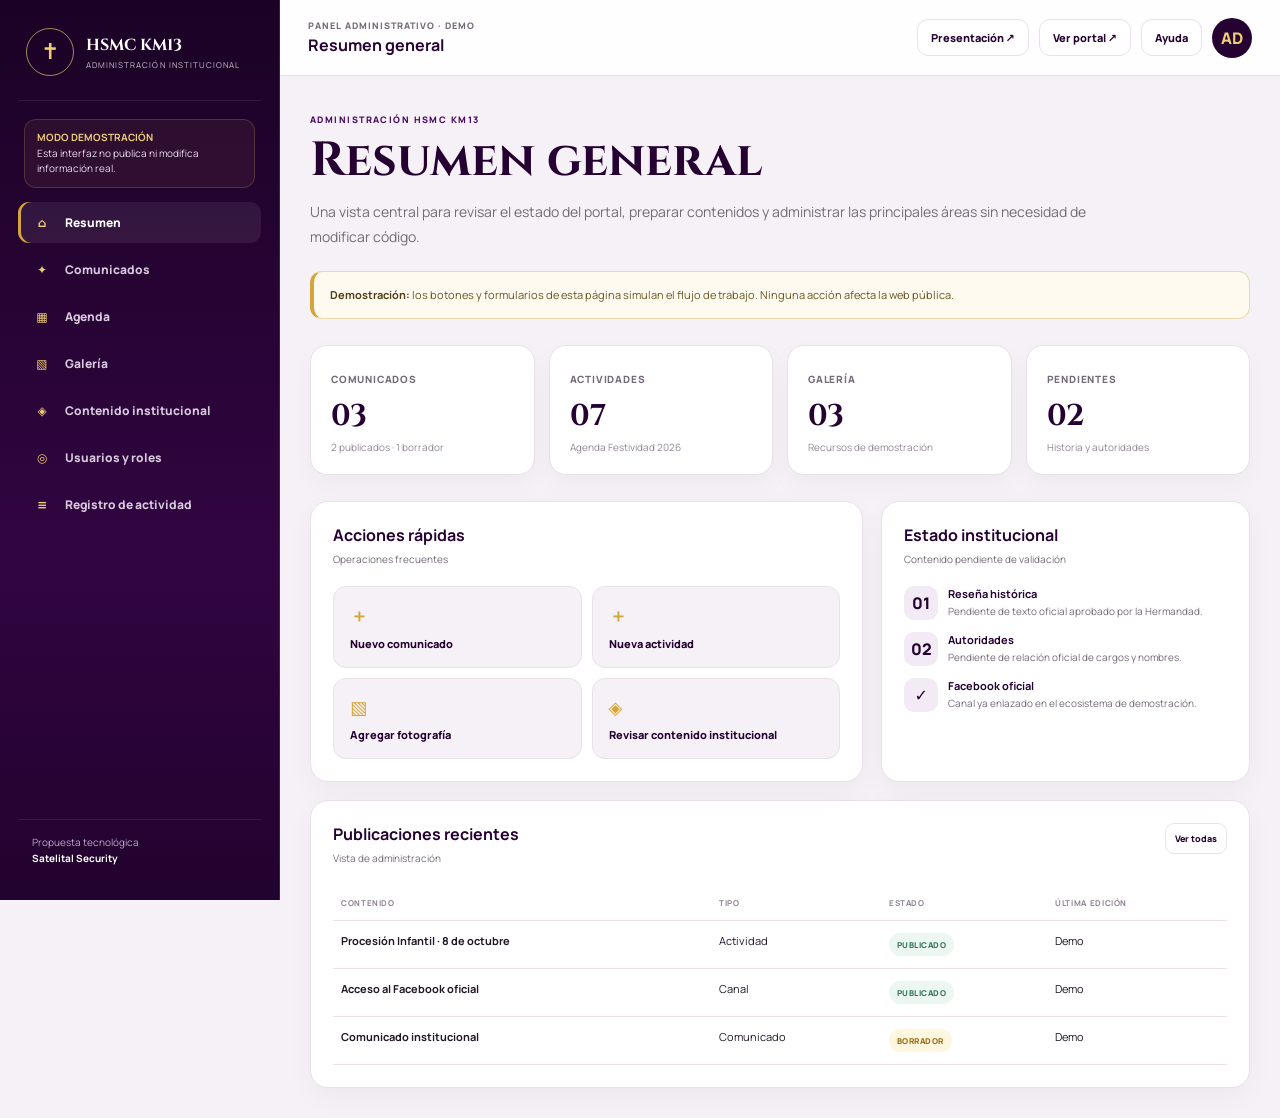
<file: admin-demo.html>
<!doctype html>
<html lang="es">
<head>
<meta charset="utf-8">
<meta name="viewport" content="width=device-width,initial-scale=1,viewport-fit=cover">
<meta name="theme-color" content="#260233">
<title>HSMC KM13 | Panel Administrativo · Demo</title>
<meta name="description" content="Demostración del panel administrativo para la propuesta institucional HSMC KM13.">
<link rel="preconnect" href="https://fonts.googleapis.com">
<link rel="preconnect" href="https://fonts.gstatic.com" crossorigin>
<link href="https://fonts.googleapis.com/css2?family=Cinzel:wght@600;700;800&family=Manrope:wght@400;500;600;700;800&display=swap" rel="stylesheet">
<style>
:root{
  --purple:#260233;--purple2:#4a0b63;--gold:#d4a53b;--gold2:#f0cf72;--ink:#221728;
  --muted:#756a78;--line:#e9e0ea;--paper:#fff;--bg:#f5f1f6;--ok:#31765a;--warn:#9a6a12;
  --shadow:0 18px 55px rgba(38,2,51,.10);--sidebar:280px;
}
*{box-sizing:border-box}html{scroll-behavior:smooth}body{margin:0;background:var(--bg);color:var(--ink);font-family:Manrope,system-ui,sans-serif;-webkit-font-smoothing:antialiased}button,input,textarea,select{font:inherit}button,a{touch-action:manipulation}.app{min-height:100vh;display:grid;grid-template-columns:var(--sidebar) 1fr}.sidebar{position:sticky;top:0;height:100vh;background:linear-gradient(180deg,#1b0225,#310541 62%,#22022e);color:#fff;padding:24px 18px;border-right:1px solid rgba(240,207,114,.16);z-index:30}.brand{display:flex;gap:12px;align-items:center;padding:4px 8px 24px;border-bottom:1px solid rgba(255,255,255,.09)}.brand-mark{width:48px;height:48px;border:1px solid rgba(240,207,114,.65);border-radius:50%;display:grid;place-items:center;color:var(--gold2);font-family:Cinzel,serif;font-size:22px}.brand strong{font-family:Cinzel,serif;display:block;font-size:16px}.brand span{display:block;margin-top:3px;color:#cdbdd2;font-size:8px;letter-spacing:.13em;text-transform:uppercase}.demo-badge{margin:18px 6px 14px;padding:10px 12px;border:1px solid rgba(240,207,114,.18);border-radius:12px;background:rgba(240,207,114,.06);color:#eadbf0;font-size:10px;line-height:1.55}.demo-badge b{color:var(--gold2)}.nav{display:grid;gap:6px}.nav button{width:100%;border:0;background:transparent;color:#d8c9dd;text-align:left;padding:12px 12px;border-radius:11px;display:flex;align-items:center;gap:11px;font-weight:800;font-size:12px;cursor:pointer}.nav button:hover,.nav button.active{background:rgba(255,255,255,.075);color:#fff}.nav button.active{box-shadow:inset 3px 0 0 var(--gold)}.nav .icon{width:24px;text-align:center;color:var(--gold2)}.sidebar-foot{position:absolute;left:18px;right:18px;bottom:20px;padding:14px;border-top:1px solid rgba(255,255,255,.09);color:#bcaac3;font-size:10px;line-height:1.6}.sidebar-foot strong{color:#fff}.main{min-width:0}.topbar{position:sticky;top:0;z-index:20;min-height:76px;background:rgba(255,255,255,.93);backdrop-filter:blur(14px);border-bottom:1px solid var(--line);display:flex;align-items:center;justify-content:space-between;gap:18px;padding:12px 28px}.menu{display:none;border:1px solid var(--line);background:#fff;border-radius:10px;padding:8px 10px}.top-title small{display:block;color:var(--muted);font-size:9px;letter-spacing:.11em;text-transform:uppercase;font-weight:900}.top-title strong{display:block;color:var(--purple);font-size:16px;margin-top:2px}.top-actions{display:flex;align-items:center;gap:10px}.preview-link,.ghost-btn,.primary-btn{border-radius:11px;padding:10px 13px;font-size:11px;font-weight:900;text-decoration:none;border:1px solid var(--line);cursor:pointer}.preview-link,.ghost-btn{background:#fff;color:var(--purple)}.primary-btn{background:linear-gradient(135deg,var(--gold2),var(--gold));color:#2b1830;border-color:transparent}.avatar{width:40px;height:40px;border-radius:50%;background:var(--purple);color:var(--gold2);display:grid;place-items:center;font-weight:900}.content{padding:30px}.page{display:none}.page.active{display:block}.eyebrow{color:var(--purple2);font-size:9px;font-weight:900;letter-spacing:.16em;text-transform:uppercase}.page h1{font-family:Cinzel,serif;color:var(--purple);font-size:clamp(30px,4vw,48px);line-height:1.05;margin:8px 0 10px}.lede{color:var(--muted);max-width:820px;line-height:1.75;font-size:14px}.notice{margin:22px 0;padding:14px 16px;border:1px solid #ead8ab;border-left:4px solid var(--gold);background:#fffaf0;border-radius:12px;color:#695524;font-size:11px;line-height:1.6}.notice strong{color:#4e3d16}.metrics{display:grid;grid-template-columns:repeat(4,1fr);gap:14px;margin:26px 0}.metric{background:#fff;border:1px solid var(--line);border-radius:17px;padding:20px;box-shadow:0 10px 26px rgba(38,2,51,.035)}.metric span{color:var(--muted);font-size:10px;font-weight:900;text-transform:uppercase;letter-spacing:.08em}.metric b{display:block;color:var(--purple);font-family:Cinzel,serif;font-size:30px;margin-top:8px}.metric small{display:block;color:#938698;font-size:10px;margin-top:4px}.grid-2{display:grid;grid-template-columns:1.2fr .8fr;gap:18px}.card{background:#fff;border:1px solid var(--line);border-radius:18px;padding:22px;box-shadow:0 10px 28px rgba(38,2,51,.04)}.card-head{display:flex;align-items:flex-start;justify-content:space-between;gap:15px;margin-bottom:18px}.card h2{font-size:16px;color:var(--purple);margin:0}.card-head small{color:var(--muted);font-size:10px}.quick{display:grid;grid-template-columns:repeat(2,1fr);gap:10px}.quick button{border:1px solid var(--line);background:var(--bg);border-radius:13px;padding:16px;text-align:left;color:var(--purple);font-weight:900;font-size:11px;cursor:pointer}.quick button span{display:block;color:var(--gold);font-size:18px;margin-bottom:8px}.quick button:hover{background:#fff}.table{width:100%;border-collapse:collapse}.table th,.table td{text-align:left;padding:12px 8px;border-bottom:1px solid var(--line);font-size:11px;vertical-align:top}.table th{color:#8b7d90;text-transform:uppercase;letter-spacing:.08em;font-size:8px}.pill{display:inline-flex;align-items:center;gap:6px;padding:6px 8px;border-radius:999px;font-size:8px;font-weight:900;text-transform:uppercase;letter-spacing:.06em}.pill.ok{background:#edf7f2;color:var(--ok)}.pill.draft{background:#fff6df;color:var(--warn)}.pill.wait{background:#f2eef5;color:var(--purple)}.activity{display:grid;gap:12px}.activity-item{display:grid;grid-template-columns:34px 1fr;gap:10px}.activity-dot{width:34px;height:34px;border-radius:10px;background:#f2eaf4;color:var(--purple);display:grid;place-items:center;font-weight:900}.activity-item strong{display:block;font-size:11px;color:var(--purple)}.activity-item span{display:block;color:var(--muted);font-size:10px;margin-top:3px;line-height:1.5}.toolbar{display:flex;gap:10px;flex-wrap:wrap;margin:22px 0}.search{flex:1;min-width:220px;border:1px solid var(--line);background:#fff;border-radius:11px;padding:11px 13px}.list-grid{display:grid;gap:12px}.item-card{background:#fff;border:1px solid var(--line);border-radius:16px;padding:18px;display:grid;grid-template-columns:1fr auto;gap:20px;align-items:center}.item-card small{color:var(--purple2);font-size:8px;font-weight:900;letter-spacing:.1em;text-transform:uppercase}.item-card h3{color:var(--purple);font-size:15px;margin:5px 0}.item-card p{color:var(--muted);font-size:11px;line-height:1.55;margin:0}.item-actions{display:flex;gap:7px}.mini{border:1px solid var(--line);background:#fff;border-radius:9px;padding:8px 9px;color:var(--purple);font-size:9px;font-weight:900;cursor:pointer}.agenda-board{display:grid;grid-template-columns:repeat(3,1fr);gap:12px}.agenda-card{background:#fff;border:1px solid var(--line);border-radius:16px;padding:18px}.agenda-date{display:flex;align-items:flex-end;gap:8px}.agenda-date b{font-family:Cinzel,serif;color:var(--purple);font-size:30px;line-height:1}.agenda-date span{color:var(--gold);font-size:9px;font-weight:900;text-transform:uppercase}.agenda-card h3{font-size:13px;color:var(--purple);margin:12px 0 4px}.agenda-card p{margin:0;color:var(--muted);font-size:10px;line-height:1.5}.gallery-admin{display:grid;grid-template-columns:repeat(3,1fr);gap:12px}.media-card{background:#fff;border:1px solid var(--line);border-radius:16px;overflow:hidden}.media-card img{width:100%;aspect-ratio:16/10;object-fit:cover}.media-body{padding:13px}.media-body strong{display:block;color:var(--purple);font-size:11px}.media-body span{display:block;color:var(--muted);font-size:9px;margin-top:4px}.upload-box{border:2px dashed #d8cadc;background:#fbf8fc;border-radius:18px;padding:38px;text-align:center;color:var(--muted)}.upload-box b{display:block;color:var(--purple);margin:8px 0;font-size:13px}.form-grid{display:grid;grid-template-columns:1fr 1fr;gap:14px}.field{display:grid;gap:6px}.field.full{grid-column:1/-1}.field label{color:var(--purple);font-size:9px;font-weight:900;text-transform:uppercase;letter-spacing:.08em}.field input,.field textarea,.field select{border:1px solid var(--line);background:#fff;border-radius:11px;padding:11px 12px;color:var(--ink)}.field textarea{min-height:120px;resize:vertical}.save-row{display:flex;justify-content:flex-end;gap:10px;margin-top:16px}.role-grid{display:grid;grid-template-columns:repeat(3,1fr);gap:14px}.role{background:#fff;border:1px solid var(--line);border-radius:17px;padding:20px}.role h3{color:var(--purple);font-size:14px;margin:0 0 8px}.role p{color:var(--muted);font-size:10px;line-height:1.55}.role ul{margin:14px 0 0;padding-left:18px;color:var(--muted);font-size:10px;line-height:1.8}.modal{position:fixed;inset:0;background:rgba(20,3,27,.62);display:none;place-items:center;padding:18px;z-index:100}.modal.open{display:grid}.modal-box{width:min(620px,100%);max-height:88vh;overflow:auto;background:#fff;border-radius:20px;box-shadow:0 30px 90px rgba(0,0,0,.28);padding:24px}.modal-head{display:flex;justify-content:space-between;gap:15px;align-items:center;margin-bottom:18px}.modal-head h2{margin:0;color:var(--purple);font-size:18px}.close{border:0;background:#f0ebf2;border-radius:9px;width:34px;height:34px;color:var(--purple);font-weight:900;cursor:pointer}.toast{position:fixed;right:20px;bottom:20px;z-index:120;background:var(--purple);color:#fff;padding:13px 16px;border-radius:12px;box-shadow:var(--shadow);font-size:11px;display:none}.toast.show{display:block}.toast b{color:var(--gold2)}
@media(max-width:1100px){.metrics{grid-template-columns:1fr 1fr}.grid-2{grid-template-columns:1fr}.agenda-board,.gallery-admin,.role-grid{grid-template-columns:1fr 1fr}}
@media(max-width:820px){.app{display:block}.sidebar{position:fixed;left:-300px;width:280px;transition:.22s}.sidebar.open{left:0}.menu{display:inline-block}.topbar{padding:10px 16px}.content{padding:22px 16px}.top-title strong{font-size:14px}.preview-link{display:none}}
@media(max-width:600px){.metrics{grid-template-columns:1fr 1fr}.metric{padding:16px}.metric b{font-size:24px}.agenda-board,.gallery-admin,.role-grid,.quick,.form-grid{grid-template-columns:1fr}.field.full{grid-column:auto}.item-card{grid-template-columns:1fr}.item-actions{justify-content:flex-start}.content{padding-bottom:80px}.top-actions .ghost-btn{display:none}}
</style>
</head>
<body>
<div class="app">
<aside class="sidebar" id="sidebar">
  <div class="brand"><div class="brand-mark">✝</div><div><strong>HSMC KM13</strong><span>Administración institucional</span></div></div>
  <div class="demo-badge"><b>MODO DEMOSTRACIÓN</b><br>Esta interfaz no publica ni modifica información real.</div>
  <nav class="nav" aria-label="Panel administrativo">
    <button class="active" data-page="dashboard"><span class="icon">⌂</span>Resumen</button>
    <button data-page="comunicados"><span class="icon">✦</span>Comunicados</button>
    <button data-page="agenda"><span class="icon">▦</span>Agenda</button>
    <button data-page="galeria"><span class="icon">▧</span>Galería</button>
    <button data-page="institucional"><span class="icon">◈</span>Contenido institucional</button>
    <button data-page="usuarios"><span class="icon">◎</span>Usuarios y roles</button>
    <button data-page="actividad"><span class="icon">≡</span>Registro de actividad</button>
  </nav>
  <div class="sidebar-foot">Propuesta tecnológica<br><strong>Satelital Security</strong></div>
</aside>

<div class="main">
<header class="topbar">
  <div style="display:flex;align-items:center;gap:12px">
    <button class="menu" id="menu" aria-label="Abrir menú">☰</button>
    <div class="top-title"><small>Panel administrativo · Demo</small><strong id="pageTitle">Resumen general</strong></div>
  </div>
  <div class="top-actions">
    <a class="preview-link" href="presentacion.html" target="_blank" rel="noopener noreferrer">Presentación ↗</a><a class="preview-link" href="institucional.html" target="_blank" rel="noopener noreferrer">Ver portal ↗</a>
    <button class="ghost-btn" id="helpBtn">Ayuda</button>
    <div class="avatar" title="Administrador de demostración">AD</div>
  </div>
</header>

<main class="content">
<section class="page active" id="dashboard">
  <span class="eyebrow">Administración HSMC KM13</span>
  <h1>Resumen general</h1>
  <p class="lede">Una vista central para revisar el estado del portal, preparar contenidos y administrar las principales áreas sin necesidad de modificar código.</p>
  <div class="notice"><strong>Demostración:</strong> los botones y formularios de esta página simulan el flujo de trabajo. Ninguna acción afecta la web pública.</div>

  <div class="metrics">
    <div class="metric"><span>Comunicados</span><b>03</b><small>2 publicados · 1 borrador</small></div>
    <div class="metric"><span>Actividades</span><b>07</b><small>Agenda Festividad 2026</small></div>
    <div class="metric"><span>Galería</span><b>03</b><small>Recursos de demostración</small></div>
    <div class="metric"><span>Pendientes</span><b>02</b><small>Historia y autoridades</small></div>
  </div>

  <div class="grid-2">
    <div class="card">
      <div class="card-head"><div><h2>Acciones rápidas</h2><small>Operaciones frecuentes</small></div></div>
      <div class="quick">
        <button data-open="comunicado"><span>＋</span>Nuevo comunicado</button>
        <button data-open="evento"><span>＋</span>Nueva actividad</button>
        <button data-page-jump="galeria"><span>▧</span>Agregar fotografía</button>
        <button data-page-jump="institucional"><span>◈</span>Revisar contenido institucional</button>
      </div>
    </div>
    <div class="card">
      <div class="card-head"><div><h2>Estado institucional</h2><small>Contenido pendiente de validación</small></div></div>
      <div class="activity">
        <div class="activity-item"><div class="activity-dot">01</div><div><strong>Reseña histórica</strong><span>Pendiente de texto oficial aprobado por la Hermandad.</span></div></div>
        <div class="activity-item"><div class="activity-dot">02</div><div><strong>Autoridades</strong><span>Pendiente de relación oficial de cargos y nombres.</span></div></div>
        <div class="activity-item"><div class="activity-dot">✓</div><div><strong>Facebook oficial</strong><span>Canal ya enlazado en el ecosistema de demostración.</span></div></div>
      </div>
    </div>
  </div>

  <div class="card" style="margin-top:18px">
    <div class="card-head"><div><h2>Publicaciones recientes</h2><small>Vista de administración</small></div><button class="mini" data-page-jump="comunicados">Ver todas</button></div>
    <table class="table">
      <thead><tr><th>Contenido</th><th>Tipo</th><th>Estado</th><th>Última edición</th></tr></thead>
      <tbody>
        <tr><td><strong>Procesión Infantil · 8 de octubre</strong></td><td>Actividad</td><td><span class="pill ok">Publicado</span></td><td>Demo</td></tr>
        <tr><td><strong>Acceso al Facebook oficial</strong></td><td>Canal</td><td><span class="pill ok">Publicado</span></td><td>Demo</td></tr>
        <tr><td><strong>Comunicado institucional</strong></td><td>Comunicado</td><td><span class="pill draft">Borrador</span></td><td>Demo</td></tr>
      </tbody>
    </table>
  </div>
</section>

<section class="page" id="comunicados">
  <span class="eyebrow">Gestión de contenidos</span><h1>Comunicados</h1>
  <p class="lede">Creación, edición y publicación de avisos oficiales con control de estado antes de hacerlos visibles al público.</p>
  <div class="toolbar"><input class="search" placeholder="Buscar comunicados…"><button class="primary-btn" data-open="comunicado">＋ Nuevo comunicado</button></div>
  <div class="list-grid" id="comunicadoList">
    <article class="item-card"><div><small>Publicado · Festividad</small><h3>Procesión Infantil · 8 de octubre</h3><p>Actividad destacada con horario y acceso al recorrido oficial.</p></div><div class="item-actions"><button class="mini demo-action">Editar</button><button class="mini demo-action">Vista previa</button></div></article>
    <article class="item-card"><div><small>Publicado · Canal oficial</small><h3>Facebook oficial HSMC KM13</h3><p>Acceso directo a publicaciones y transmisiones.</p></div><div class="item-actions"><button class="mini demo-action">Editar</button><button class="mini demo-action">Vista previa</button></div></article>
    <article class="item-card"><div><small>Borrador · Institucional</small><h3>Comunicado institucional</h3><p>Contenido de ejemplo aún no publicado.</p></div><div class="item-actions"><button class="mini demo-action">Editar</button><button class="mini demo-action">Revisar</button></div></article>
  </div>
</section>

<section class="page" id="agenda">
  <span class="eyebrow">Calendario institucional</span><h1>Agenda</h1>
  <p class="lede">Gestión de fechas, horarios y actividades que luego podrán mostrarse en el portal y en la aplicación móvil.</p>
  <div class="toolbar"><button class="primary-btn" data-open="evento">＋ Nueva actividad</button><button class="ghost-btn demo-action">Ordenar fechas</button></div>
  <div class="agenda-board">
    <article class="agenda-card"><div class="agenda-date"><b>08</b><span>OCT · 2026</span></div><h3>Procesión Infantil</h3><p>Jueves · 2:00 p. m.</p></article>
    <article class="agenda-card"><div class="agenda-date"><b>11</b><span>OCT · 2026</span></div><h3>Procesión Invitación</h3><p>Domingo · 12:00 m.</p></article>
    <article class="agenda-card"><div class="agenda-date"><b>17</b><span>OCT · 2026</span></div><h3>Procesión Extraordinaria</h3><p>Sábado · 7:00 a. m.</p></article>
    <article class="agenda-card"><div class="agenda-date"><b>18</b><span>OCT · 2026</span></div><h3>Procesión Extraordinaria</h3><p>Domingo · 9:00 a. m.</p></article>
    <article class="agenda-card"><div class="agenda-date"><b>31</b><span>OCT · 2026</span></div><h3>Procesión · Primer día</h3><p>Sábado · 7:00 a. m.</p></article>
    <article class="agenda-card"><div class="agenda-date"><b>01</b><span>NOV · 2026</span></div><h3>Procesión · Segundo día</h3><p>Domingo · 7:00 a. m.</p></article>
  </div>
</section>

<section class="page" id="galeria">
  <span class="eyebrow">Archivo visual</span><h1>Galería</h1>
  <p class="lede">Carga y organización de fotografías y videos autorizados antes de su publicación en el portal institucional.</p>
  <div class="upload-box"><div style="font-size:30px;color:var(--gold)">＋</div><b>Agregar material autorizado</b><span>En la versión real aquí se cargarán imágenes o videos y se asignarán título, fecha y categoría.</span><div style="margin-top:14px"><button class="primary-btn demo-action">Seleccionar archivo</button></div></div>
  <div class="gallery-admin" style="margin-top:18px">
    <article class="media-card"><img src="assets/lienzo-oficial-hsmc.png" alt="Lienzo oficial HSMC KM13"><div class="media-body"><strong>Lienzo oficial HSMC KM13</strong><span>Identidad institucional</span></div></article>
    <article class="media-card"><img src="assets/recorrido-11-octubre.png" alt="Recorrido 11 de octubre"><div class="media-body"><strong>Recorrido · 11 de octubre</strong><span>Festividad 2026</span></div></article>
    <article class="media-card"><img src="assets/recorrido-17-octubre.png" alt="Recorrido 17 de octubre"><div class="media-body"><strong>Recorrido · 17 de octubre</strong><span>Festividad 2026</span></div></article>
  </div>
</section>

<section class="page" id="institucional">
  <span class="eyebrow">Información oficial</span><h1>Contenido institucional</h1>
  <p class="lede">Área destinada a mantener actualizados los datos oficiales de la Hermandad con un flujo de validación antes de publicar.</p>
  <div class="notice"><strong>Control de publicación:</strong> los campos mostrados son ejemplos. La versión real debe requerir aprobación antes de hacer visibles cambios institucionales.</div>
  <div class="card">
    <form id="institutionalForm" class="form-grid">
      <div class="field full"><label>Reseña histórica</label><textarea placeholder="Pendiente de texto oficial validado por la Hermandad…"></textarea></div>
      <div class="field"><label>Hermano Mayor / autoridad principal</label><input placeholder="Pendiente de validación"></div>
      <div class="field"><label>Periodo</label><input placeholder="Pendiente de validación"></div>
      <div class="field"><label>Dirección / sede</label><input placeholder="Pendiente de validación"></div>
      <div class="field"><label>Teléfono institucional</label><input placeholder="Pendiente de validación"></div>
      <div class="field"><label>Correo institucional</label><input placeholder="Pendiente de validación"></div>
      <div class="field"><label>Facebook oficial</label><input value="Canal enlazado en la propuesta" readonly></div>
    </form>
    <div class="save-row"><button class="ghost-btn demo-action">Guardar borrador</button><button class="primary-btn demo-action">Enviar a revisión</button></div>
  </div>
</section>

<section class="page" id="usuarios">
  <span class="eyebrow">Seguridad y permisos</span><h1>Usuarios y roles</h1>
  <p class="lede">Propuesta de permisos para que cada responsable vea únicamente las funciones que necesita.</p>
  <div class="role-grid">
    <article class="role"><h3>Administrador</h3><p>Control general de la plataforma.</p><ul><li>Gestionar usuarios</li><li>Publicar y editar</li><li>Configurar módulos</li><li>Revisar actividad</li></ul></article>
    <article class="role"><h3>Editor</h3><p>Gestión cotidiana del contenido.</p><ul><li>Crear comunicados</li><li>Editar agenda</li><li>Gestionar galería</li><li>Enviar a revisión</li></ul></article>
    <article class="role"><h3>Revisor</h3><p>Validación previa a publicación.</p><ul><li>Revisar contenido</li><li>Aprobar publicaciones</li><li>Rechazar con observación</li><li>Sin acceso técnico</li></ul></article>
  </div>
</section>

<section class="page" id="actividad">
  <span class="eyebrow">Control y trazabilidad</span><h1>Registro de actividad</h1>
  <p class="lede">Historial de cambios para saber qué contenido fue creado, editado o aprobado y por qué usuario.</p>
  <div class="card">
    <table class="table">
      <thead><tr><th>Acción</th><th>Área</th><th>Usuario</th><th>Estado</th></tr></thead>
      <tbody>
        <tr><td>Actualización de recorrido</td><td>Agenda</td><td>Administrador demo</td><td><span class="pill ok">Registrado</span></td></tr>
        <tr><td>Creación de comunicado</td><td>Actualidad</td><td>Editor demo</td><td><span class="pill draft">Borrador</span></td></tr>
        <tr><td>Solicitud de validación</td><td>Institucional</td><td>Editor demo</td><td><span class="pill wait">Pendiente</span></td></tr>
      </tbody>
    </table>
  </div>
</section>
</main>
</div>
</div>

<div class="modal" id="modal">
  <div class="modal-box">
    <div class="modal-head"><h2 id="modalTitle">Nuevo contenido</h2><button class="close" id="closeModal" aria-label="Cerrar">✕</button></div>
    <form id="demoForm" class="form-grid">
      <div class="field"><label>Título</label><input id="demoTitle" required placeholder="Título del contenido"></div>
      <div class="field"><label>Tipo</label><select id="demoType"><option>Comunicado</option><option>Actividad</option></select></div>
      <div class="field"><label>Fecha</label><input type="date"></div>
      <div class="field"><label>Estado</label><select><option>Borrador</option><option>Enviar a revisión</option></select></div>
      <div class="field full"><label>Contenido</label><textarea placeholder="Escriba aquí el contenido de demostración…"></textarea></div>
    </form>
    <div class="save-row"><button class="ghost-btn" id="cancelModal">Cancelar</button><button class="primary-btn" id="saveDemo">Guardar demostración</button></div>
  </div>
</div>
<div class="toast" id="toast"><b>Demo:</b> acción simulada. No se modificó información real.</div>

<script>
const sidebar=document.getElementById('sidebar');
const menu=document.getElementById('menu');
const pages=[...document.querySelectorAll('.page')];
const navButtons=[...document.querySelectorAll('.nav button[data-page]')];
const pageTitle=document.getElementById('pageTitle');
const titles={dashboard:'Resumen general',comunicados:'Comunicados',agenda:'Agenda',galeria:'Galería',institucional:'Contenido institucional',usuarios:'Usuarios y roles',actividad:'Registro de actividad'};
function go(page){
  pages.forEach(p=>p.classList.toggle('active',p.id===page));
  navButtons.forEach(b=>b.classList.toggle('active',b.dataset.page===page));
  pageTitle.textContent=titles[page]||'Panel administrativo';
  sidebar.classList.remove('open');
  window.scrollTo({top:0,behavior:'smooth'});
}
navButtons.forEach(b=>b.addEventListener('click',()=>go(b.dataset.page)));
document.querySelectorAll('[data-page-jump]').forEach(b=>b.addEventListener('click',()=>go(b.dataset.pageJump)));
menu.addEventListener('click',()=>sidebar.classList.toggle('open'));

const modal=document.getElementById('modal'),modalTitle=document.getElementById('modalTitle'),demoType=document.getElementById('demoType'),demoTitle=document.getElementById('demoTitle');
function openModal(type){
  modal.classList.add('open');
  if(type==='evento'){modalTitle.textContent='Nueva actividad · Demo';demoType.value='Actividad'}
  else{modalTitle.textContent='Nuevo comunicado · Demo';demoType.value='Comunicado'}
  setTimeout(()=>demoTitle.focus(),50);
}
function closeModal(){modal.classList.remove('open')}
document.querySelectorAll('[data-open]').forEach(b=>b.addEventListener('click',()=>openModal(b.dataset.open)));
document.getElementById('closeModal').addEventListener('click',closeModal);
document.getElementById('cancelModal').addEventListener('click',e=>{e.preventDefault();closeModal()});
modal.addEventListener('click',e=>{if(e.target===modal)closeModal()});

const toast=document.getElementById('toast');
function showToast(){toast.classList.add('show');setTimeout(()=>toast.classList.remove('show'),2300)}
document.querySelectorAll('.demo-action').forEach(b=>b.addEventListener('click',e=>{e.preventDefault();showToast()}));
document.getElementById('saveDemo').addEventListener('click',e=>{e.preventDefault();closeModal();showToast()});
document.getElementById('helpBtn').addEventListener('click',()=>alert('Este panel es una demostración visual. Ninguna acción publica ni modifica información real.'));
document.addEventListener('keydown',e=>{if(e.key==='Escape'){closeModal();sidebar.classList.remove('open')}});
</script>
</body>
</html>
</file>
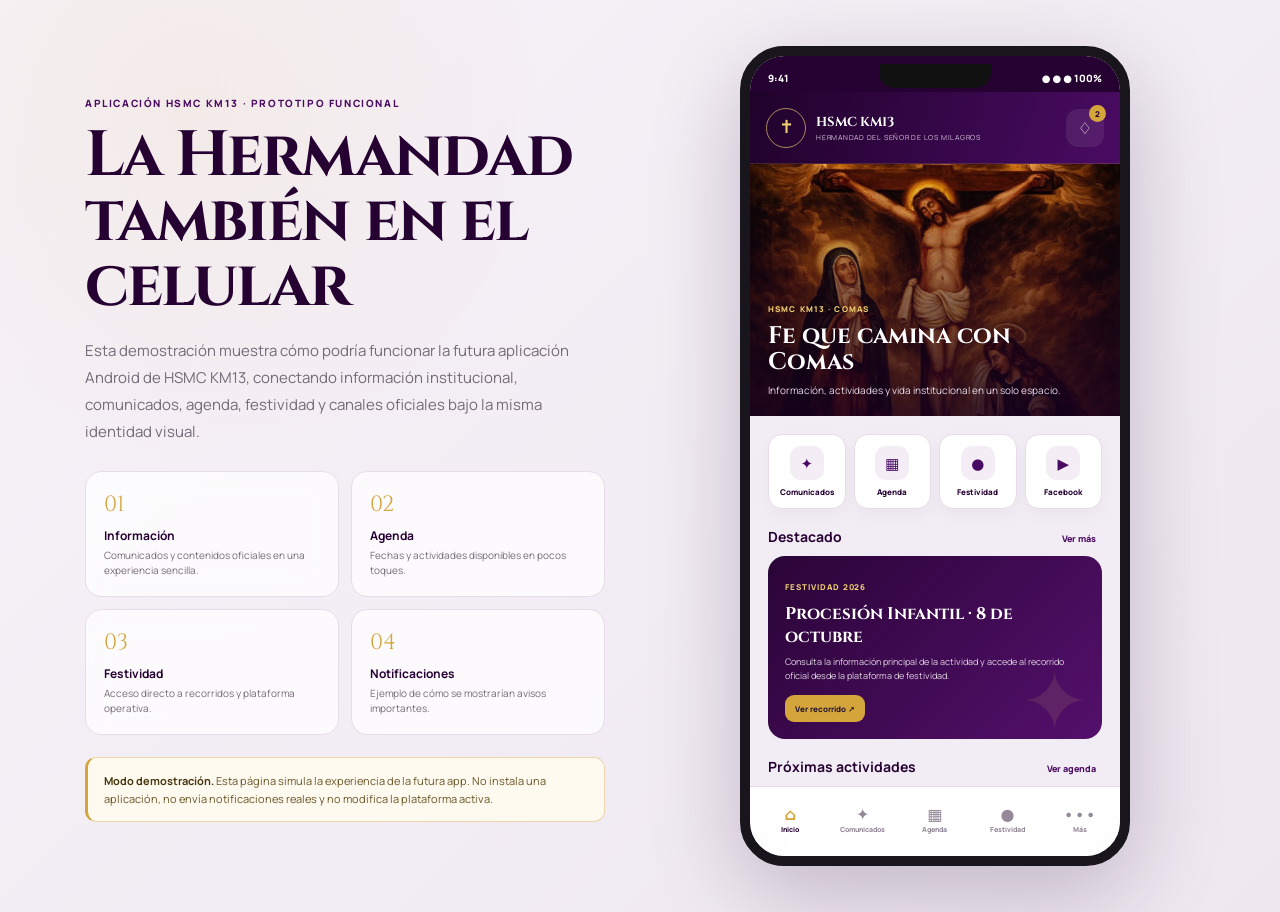
<file: app-demo.html>
<!doctype html>
<html lang="es">
<head>
<meta charset="utf-8">
<meta name="viewport" content="width=device-width,initial-scale=1,viewport-fit=cover">
<meta name="theme-color" content="#260233">
<title>HSMC KM13 | Aplicación móvil · Demo</title>
<meta name="description" content="Demostración de la futura aplicación móvil HSMC KM13.">
<link rel="preconnect" href="https://fonts.googleapis.com">
<link rel="preconnect" href="https://fonts.gstatic.com" crossorigin>
<link href="https://fonts.googleapis.com/css2?family=Cinzel:wght@600;700;800&family=Manrope:wght@400;500;600;700;800&display=swap" rel="stylesheet">
<style>
:root{
  --purple:#260233;--purple2:#4a0b63;--purple3:#65147e;
  --gold:#d4a53b;--gold2:#f0cf72;--ink:#211629;--muted:#756a78;
  --paper:#fff;--bg:#f2edf4;--line:#e7dce9;--soft:#faf7fb;
  --shadow:0 28px 90px rgba(28,2,39,.22);
}
*{box-sizing:border-box}html{scroll-behavior:smooth}body{margin:0;background:radial-gradient(circle at 15% 12%,rgba(212,165,59,.08),transparent 26%),linear-gradient(135deg,#f7f2f8,#eee7f0);font-family:Manrope,system-ui,sans-serif;color:var(--ink);-webkit-font-smoothing:antialiased}a{color:inherit}button,a{touch-action:manipulation}button{font:inherit}.stage{min-height:100vh;display:grid;grid-template-columns:minmax(320px,520px) minmax(360px,520px);gap:70px;align-items:center;justify-content:center;padding:46px}.present{max-width:520px}.present .eyebrow{color:var(--purple2);font-size:10px;font-weight:900;letter-spacing:.16em;text-transform:uppercase}.present h1{font-family:Cinzel,serif;color:var(--purple);font-size:clamp(38px,5vw,66px);line-height:1.02;letter-spacing:-.03em;margin:12px 0 18px}.present p{color:var(--muted);font-size:15px;line-height:1.8}.present-grid{display:grid;grid-template-columns:1fr 1fr;gap:12px;margin-top:26px}.present-card{background:rgba(255,255,255,.72);border:1px solid var(--line);border-radius:16px;padding:18px;backdrop-filter:blur(12px)}.present-card span{display:block;color:var(--gold);font-family:Cinzel,serif;font-size:22px}.present-card strong{display:block;color:var(--purple);font-size:12px;margin-top:8px}.present-card small{display:block;color:var(--muted);font-size:10px;line-height:1.5;margin-top:4px}.demo-note{margin-top:22px;padding:14px 16px;border-left:3px solid var(--gold);background:#fffaf0;border-top:1px solid #ead8ac;border-right:1px solid #ead8ac;border-bottom:1px solid #ead8ac;border-radius:11px;color:#695526;font-size:11px;line-height:1.6}.demo-note b{color:#49370f}.phone-wrap{display:grid;place-items:center}.phone{width:390px;max-width:100%;height:820px;background:#111;border:10px solid #19151c;border-radius:44px;box-shadow:var(--shadow);overflow:hidden;position:relative}.phone:before{content:"";position:absolute;top:8px;left:50%;transform:translateX(-50%);width:112px;height:24px;border-radius:0 0 15px 15px;background:#111;z-index:50}.screen{position:absolute;inset:0;background:var(--bg);overflow:hidden;border-radius:34px}.statusbar{height:36px;background:var(--purple);color:#fff;display:flex;justify-content:space-between;align-items:center;padding:7px 18px 0;font-size:10px;font-weight:800}.appbar{height:72px;background:linear-gradient(110deg,#1f022a,#4a0b63);color:#fff;display:flex;align-items:center;justify-content:space-between;padding:10px 16px;border-bottom:1px solid rgba(240,207,114,.16)}.appbrand{display:flex;align-items:center;gap:10px}.appmark{width:40px;height:40px;border:1px solid rgba(240,207,114,.65);border-radius:50%;display:grid;place-items:center;color:var(--gold2);font-family:Cinzel,serif;font-size:18px}.appbrand strong{display:block;font-family:Cinzel,serif;font-size:13px}.appbrand small{display:block;color:#d4c4da;font-size:7px;letter-spacing:.11em;text-transform:uppercase;margin-top:2px}.bell{position:relative;border:0;background:rgba(255,255,255,.08);color:#fff;width:38px;height:38px;border-radius:12px;cursor:pointer}.bell:after{content:"2";position:absolute;right:-2px;top:-4px;width:17px;height:17px;border-radius:50%;background:var(--gold);color:var(--purple);display:grid;place-items:center;font-size:8px;font-weight:900}.pages{height:calc(100% - 36px - 72px - 70px);overflow-y:auto;scrollbar-width:none}.pages::-webkit-scrollbar{display:none}.page{display:none;padding-bottom:24px}.page.active{display:block}.hero{position:relative;height:252px;overflow:hidden;background:#16011f}.hero img{width:100%;height:100%;object-fit:cover}.hero:after{content:"";position:absolute;inset:0;background:linear-gradient(180deg,rgba(22,1,31,.05),rgba(22,1,31,.84))}.hero-copy{position:absolute;left:18px;right:18px;bottom:18px;z-index:2;color:#fff}.hero-copy span{color:var(--gold2);font-size:8px;font-weight:900;letter-spacing:.14em;text-transform:uppercase}.hero-copy h2{font-family:Cinzel,serif;font-size:24px;line-height:1.08;margin:7px 0}.hero-copy p{font-size:10px;line-height:1.55;color:#e6dbe9;margin:0}.section{padding:18px}.quick{display:grid;grid-template-columns:repeat(4,1fr);gap:8px}.qbtn{border:1px solid var(--line);background:#fff;border-radius:14px;padding:11px 6px;text-align:center;cursor:pointer;color:var(--purple);box-shadow:0 6px 18px rgba(38,2,51,.035)}.qbtn b{display:grid;place-items:center;margin:auto;width:34px;height:34px;border-radius:11px;background:#f4edf5;color:var(--purple2);font-size:15px}.qbtn span{display:block;font-size:8px;font-weight:900;margin-top:6px}.section-head{display:flex;align-items:end;justify-content:space-between;gap:10px;margin:18px 0 10px}.section-head h3{font-size:14px;color:var(--purple);margin:0}.section-head button{border:0;background:none;color:var(--purple2);font-size:9px;font-weight:900;cursor:pointer}.notice-card{background:linear-gradient(135deg,#2a0437,#54106c);border-radius:17px;padding:17px;color:#fff;position:relative;overflow:hidden}.notice-card:after{content:"✦";position:absolute;right:13px;bottom:-16px;color:rgba(240,207,114,.11);font-size:82px}.notice-card span{position:relative;color:var(--gold2);font-size:8px;font-weight:900;letter-spacing:.12em;text-transform:uppercase}.notice-card h4{position:relative;font-family:Cinzel,serif;font-size:17px;margin:7px 0}.notice-card p{position:relative;font-size:9px;line-height:1.6;color:#dfd3e2;margin:0}.notice-card a{position:relative;display:inline-flex;margin-top:11px;padding:8px 10px;border-radius:9px;background:var(--gold);color:#2b1930;text-decoration:none;font-size:8px;font-weight:900}.cards{display:grid;gap:10px}.card{background:#fff;border:1px solid var(--line);border-radius:15px;padding:14px}.card small{color:var(--purple2);font-size:7px;font-weight:900;letter-spacing:.1em;text-transform:uppercase}.card h4{color:var(--purple);font-size:12px;margin:5px 0}.card p{color:var(--muted);font-size:9px;line-height:1.55;margin:0}.card-footer{display:flex;justify-content:space-between;gap:10px;align-items:center;margin-top:10px;padding-top:9px;border-top:1px solid var(--line)}.card-footer span{color:#8d8192;font-size:8px}.linkbtn{border:0;background:none;color:var(--purple2);font-size:8px;font-weight:900;cursor:pointer;padding:0}.event-list{display:grid;gap:9px}.event{display:grid;grid-template-columns:54px 1fr auto;gap:10px;align-items:center;background:#fff;border:1px solid var(--line);border-radius:14px;padding:10px}.date{background:var(--purple);color:#fff;border-radius:11px;text-align:center;padding:8px 4px;font-weight:900;font-size:14px}.date span{display:block;color:var(--gold2);font-size:7px;letter-spacing:.1em}.event h4{font-size:10px;color:var(--purple);margin:0 0 3px}.event p{font-size:8px;color:var(--muted);margin:0}.tag{padding:6px 7px;border-radius:999px;background:#fff8e5;color:#8c620c;font-size:7px;font-weight:900}.banner{margin:0 18px 18px;background:linear-gradient(135deg,#fff,#f7f1f8);border:1px solid var(--line);border-radius:17px;padding:16px}.banner span{color:var(--purple2);font-size:8px;font-weight:900;text-transform:uppercase;letter-spacing:.1em}.banner h3{font-family:Cinzel,serif;color:var(--purple);font-size:16px;margin:7px 0}.banner p{color:var(--muted);font-size:9px;line-height:1.55}.banner a{display:inline-flex;margin-top:8px;text-decoration:none;background:var(--purple);color:#fff;padding:9px 11px;border-radius:9px;font-size:8px;font-weight:900}.page-title{padding:20px 18px 8px}.page-title span{color:var(--purple2);font-size:8px;font-weight:900;letter-spacing:.12em;text-transform:uppercase}.page-title h2{font-family:Cinzel,serif;color:var(--purple);font-size:24px;margin:6px 0}.page-title p{color:var(--muted);font-size:9px;line-height:1.55;margin:0}.gallery{display:grid;grid-template-columns:1fr 1fr;gap:9px;padding:0 18px}.gallery div{height:130px;border-radius:14px;background-size:cover;background-position:center;position:relative;overflow:hidden}.gallery div:first-child{grid-column:1/-1;height:190px}.gallery div:after{content:"HSMC KM13";position:absolute;left:9px;bottom:8px;background:rgba(38,2,51,.82);color:#fff;padding:5px 7px;border-radius:999px;font-size:7px;font-weight:900}.profile-card{margin:8px 18px;background:#fff;border:1px solid var(--line);border-radius:17px;padding:18px;text-align:center}.profile-mark{width:68px;height:68px;margin:auto;border-radius:50%;display:grid;place-items:center;background:linear-gradient(135deg,#2a0437,#5d1578);color:var(--gold2);font-family:Cinzel,serif;font-size:28px}.profile-card h3{font-family:Cinzel,serif;color:var(--purple);font-size:18px;margin:12px 0 5px}.profile-card p{color:var(--muted);font-size:9px;line-height:1.55;margin:0}.menu-list{display:grid;gap:8px;padding:10px 18px}.menu-item{border:1px solid var(--line);background:#fff;border-radius:13px;padding:13px;display:flex;justify-content:space-between;align-items:center;gap:12px;text-decoration:none;color:var(--purple);font-size:9px;font-weight:900}.menu-item span{color:#9a8ba0;font-weight:600}.bottom{position:absolute;left:0;right:0;bottom:0;height:70px;background:rgba(255,255,255,.96);border-top:1px solid var(--line);display:grid;grid-template-columns:repeat(5,1fr);padding:5px 4px 8px;backdrop-filter:blur(14px);z-index:30}.tab{border:0;background:transparent;color:#948899;display:grid;place-items:center;align-content:center;gap:3px;font-size:7px;font-weight:900;cursor:pointer}.tab b{font-size:16px;line-height:1}.tab.active{color:var(--purple)}.tab.active b{color:var(--gold)}.drawer{position:absolute;inset:36px 0 70px;background:rgba(17,3,22,.42);z-index:45;display:none;align-items:flex-start;justify-content:flex-end}.drawer.open{display:flex}.drawer-box{width:86%;max-height:100%;overflow-y:auto;background:#fff;border-radius:0 0 0 22px;padding:18px;box-shadow:-18px 16px 44px rgba(0,0,0,.2)}.drawer-head{display:flex;justify-content:space-between;align-items:center;margin-bottom:12px}.drawer-head h3{margin:0;color:var(--purple);font-size:14px}.close{border:0;background:#f0e9f2;color:var(--purple);width:32px;height:32px;border-radius:9px;font-weight:900}.notification{padding:12px;border:1px solid var(--line);border-radius:13px;margin-top:9px}.notification.unread{background:#fbf7fc;border-left:3px solid var(--gold)}.notification small{color:var(--purple2);font-size:7px;font-weight:900;text-transform:uppercase}.notification strong{display:block;color:var(--purple);font-size:10px;margin:4px 0}.notification p{margin:0;color:var(--muted);font-size:8px;line-height:1.5}.toast{position:absolute;left:18px;right:18px;bottom:82px;background:#1e0228;color:#fff;padding:11px 13px;border-radius:11px;z-index:60;font-size:8px;display:none;box-shadow:0 14px 34px rgba(0,0,0,.22)}.toast.show{display:block}.toast b{color:var(--gold2)}
@media(max-width:980px){.stage{grid-template-columns:1fr;gap:30px;padding:28px}.present{margin:auto;text-align:center}.present-grid{max-width:560px;margin:24px auto 0}.demo-note{text-align:left}.phone{height:790px}}
@media(max-width:560px){body{background:#111}.stage{display:block;padding:0}.present{display:none}.phone-wrap{display:block}.phone{width:100%;height:100dvh;border:0;border-radius:0;box-shadow:none}.phone:before{display:none}.screen{border-radius:0}.statusbar{padding-top:max(7px,env(safe-area-inset-top));height:calc(36px + env(safe-area-inset-top))}.pages{height:calc(100% - 36px - env(safe-area-inset-top) - 72px - 70px - env(safe-area-inset-bottom))}.bottom{height:calc(70px + env(safe-area-inset-bottom));padding-bottom:calc(8px + env(safe-area-inset-bottom))}.drawer{top:calc(36px + env(safe-area-inset-top))}}
</style>
</head>
<body>
<div class="stage">
  <section class="present">
    <span class="eyebrow">Aplicación HSMC KM13 · Prototipo funcional</span>
    <h1>La Hermandad también en el celular</h1>
    <p>Esta demostración muestra cómo podría funcionar la futura aplicación Android de HSMC KM13, conectando información institucional, comunicados, agenda, festividad y canales oficiales bajo la misma identidad visual.</p>
    <div class="present-grid">
      <div class="present-card"><span>01</span><strong>Información</strong><small>Comunicados y contenidos oficiales en una experiencia sencilla.</small></div>
      <div class="present-card"><span>02</span><strong>Agenda</strong><small>Fechas y actividades disponibles en pocos toques.</small></div>
      <div class="present-card"><span>03</span><strong>Festividad</strong><small>Acceso directo a recorridos y plataforma operativa.</small></div>
      <div class="present-card"><span>04</span><strong>Notificaciones</strong><small>Ejemplo de cómo se mostrarían avisos importantes.</small></div>
    </div>
    <div class="demo-note"><b>Modo demostración.</b> Esta página simula la experiencia de la futura app. No instala una aplicación, no envía notificaciones reales y no modifica la plataforma activa.</div>
  </section>

  <div class="phone-wrap">
    <div class="phone">
      <div class="screen">
        <div class="statusbar"><span>9:41</span><span>● ● ● 100%</span></div>
        <header class="appbar">
          <div class="appbrand"><div class="appmark">✝</div><div><strong>HSMC KM13</strong><small>Hermandad del Señor de los Milagros</small></div></div>
          <button class="bell" id="bell" aria-label="Abrir notificaciones">♢</button>
        </header>

        <div class="pages">
          <section class="page active" id="home">
            <div class="hero">
              <img src="assets/lienzo-oficial-hsmc.png" alt="Lienzo oficial HSMC KM13">
              <div class="hero-copy"><span>HSMC KM13 · Comas</span><h2>Fe que camina con Comas</h2><p>Información, actividades y vida institucional en un solo espacio.</p></div>
            </div>
            <div class="section">
              <div class="quick">
                <button class="qbtn" data-go="comunicados"><b>✦</b><span>Comunicados</span></button>
                <button class="qbtn" data-go="agenda"><b>▦</b><span>Agenda</span></button>
                <button class="qbtn" id="festivalQuick"><b>●</b><span>Festividad</span></button>
                <button class="qbtn" id="facebookQuick"><b>▶</b><span>Facebook</span></button>
              </div>

              <div class="section-head"><h3>Destacado</h3><button data-go="comunicados">Ver más</button></div>
              <article class="notice-card">
                <span>Festividad 2026</span>
                <h4>Procesión Infantil · 8 de octubre</h4>
                <p>Consulta la información principal de la actividad y accede al recorrido oficial desde la plataforma de festividad.</p>
                <a href="https://festividad-hsmc-km13.pages.dev/#recorridos" target="_blank" rel="noopener noreferrer">Ver recorrido ↗</a>
              </article>

              <div class="section-head"><h3>Próximas actividades</h3><button data-go="agenda">Ver agenda</button></div>
              <div class="event-list">
                <article class="event"><div class="date">11<span>OCT</span></div><div><h4>Procesión Invitación</h4><p>Domingo · 12:00 m.</p></div><span class="tag">Festividad</span></article>
                <article class="event"><div class="date">17<span>OCT</span></div><div><h4>Procesión Extraordinaria</h4><p>Sábado · 7:00 a. m.</p></div><span class="tag">Festividad</span></article>
              </div>
            </div>
            <div class="banner">
              <span>Canal oficial</span><h3>Facebook HSMC KM13</h3><p>Accede a publicaciones y transmisiones oficiales desde el mismo ecosistema.</p>
              <a href="https://www.facebook.com/share/19Xv1oug8j/" target="_blank" rel="noopener noreferrer">Abrir Facebook ↗</a>
            </div>
          </section>

          <section class="page" id="comunicados">
            <div class="page-title"><span>Información oficial</span><h2>Comunicados</h2><p>Avisos y novedades organizados para facilitar su consulta desde el celular.</p></div>
            <div class="section cards">
              <article class="card"><small>Festividad · Destacado</small><h4>Procesión Infantil · 8 de octubre</h4><p>Información principal de la actividad y acceso al recorrido oficial.</p><div class="card-footer"><span>8 oct. 2026</span><button class="linkbtn demo">Abrir</button></div></article>
              <article class="card"><small>Canal oficial</small><h4>Facebook oficial HSMC KM13</h4><p>Acceso a publicaciones y transmisiones de la Hermandad.</p><div class="card-footer"><span>Disponible</span><a class="linkbtn" href="https://www.facebook.com/share/19Xv1oug8j/" target="_blank" rel="noopener noreferrer">Abrir ↗</a></div></article>
              <article class="card"><small>Institucional · Demo</small><h4>Comunicado institucional</h4><p>Ejemplo de cómo se mostraría una publicación validada desde el panel administrativo.</p><div class="card-footer"><span>Demostración</span><button class="linkbtn demo">Abrir</button></div></article>
            </div>
          </section>

          <section class="page" id="agenda">
            <div class="page-title"><span>Calendario HSMC KM13</span><h2>Agenda</h2><p>Fechas y horarios principales de la Festividad 2026.</p></div>
            <div class="section event-list">
              <article class="event"><div class="date">08<span>OCT</span></div><div><h4>Procesión Infantil</h4><p>Jueves · 2:00 p. m.</p></div><span class="tag">Destacado</span></article>
              <article class="event"><div class="date">11<span>OCT</span></div><div><h4>Procesión Invitación</h4><p>Domingo · 12:00 m.</p></div><span class="tag">Festividad</span></article>
              <article class="event"><div class="date">17<span>OCT</span></div><div><h4>Procesión Extraordinaria · Primer día</h4><p>Sábado · 7:00 a. m.</p></div><span class="tag">Festividad</span></article>
              <article class="event"><div class="date">18<span>OCT</span></div><div><h4>Procesión Extraordinaria · Segundo día</h4><p>Domingo · 9:00 a. m.</p></div><span class="tag">Festividad</span></article>
              <article class="event"><div class="date">31<span>OCT</span></div><div><h4>Procesión · Primer día</h4><p>Sábado · 7:00 a. m.</p></div><span class="tag">Festividad</span></article>
              <article class="event"><div class="date">01<span>NOV</span></div><div><h4>Procesión · Segundo día</h4><p>Domingo · 7:00 a. m.</p></div><span class="tag">Festividad</span></article>
              <article class="event"><div class="date">07<span>NOV</span></div><div><h4>Procesión · Tercer y último día</h4><p>Sábado · 7:00 a. m.</p></div><span class="tag">Festividad</span></article>
            </div>
          </section>

          <section class="page" id="festividad">
            <div class="page-title"><span>Festividad HSMC KM13 · 2026</span><h2>Festividad</h2><p>Acceso rápido a la plataforma operativa y a los contenidos principales.</p></div>
            <div class="banner">
              <span>Plataforma activa</span><h3>Festividad 2026</h3><p>Recorridos, programación, comunicados y demás información pública disponible desde la web oficial de la festividad.</p>
              <a href="https://festividad-hsmc-km13.pages.dev/" target="_blank" rel="noopener noreferrer">Abrir plataforma ↗</a>
            </div>
            <div class="gallery">
              <div style="background-image:url('assets/lienzo-oficial-hsmc.png')"></div>
              <div style="background-image:url('assets/recorrido-11-octubre.png')"></div>
              <div style="background-image:url('assets/recorrido-17-octubre.png')"></div>
            </div>
          </section>

          <section class="page" id="mas">
            <div class="page-title"><span>HSMC KM13</span><h2>Más</h2><p>Accesos institucionales y configuración de la futura aplicación.</p></div>
            <div class="profile-card"><div class="profile-mark">✝</div><h3>HSMC KM13</h3><p>Hermandad del Señor de los Milagros KM 13 · Comas<br>“Patrón de Lima Norte”</p></div>
            <div class="menu-list">
              <a class="menu-item" href="presentacion.html" target="_blank" rel="noopener noreferrer">Presentación ejecutiva <span>↗</span></a><a class="menu-item" href="institucional.html" target="_blank" rel="noopener noreferrer">Portal institucional <span>↗</span></a>
              <a class="menu-item" href="https://festividad-hsmc-km13.pages.dev/" target="_blank" rel="noopener noreferrer">Festividad 2026 <span>↗</span></a>
              <a class="menu-item" href="https://www.facebook.com/share/19Xv1oug8j/" target="_blank" rel="noopener noreferrer">Facebook oficial <span>↗</span></a>
              <button class="menu-item demo" style="width:100%">Preferencias de notificación <span>Demo</span></button>
              <button class="menu-item demo" style="width:100%">Acerca de la aplicación <span>Demo</span></button>
            </div>
          </section>
        </div>

        <nav class="bottom" aria-label="Navegación principal">
          <button class="tab active" data-go="home"><b>⌂</b>Inicio</button>
          <button class="tab" data-go="comunicados"><b>✦</b>Comunicados</button>
          <button class="tab" data-go="agenda"><b>▦</b>Agenda</button>
          <button class="tab" data-go="festividad"><b>●</b>Festividad</button>
          <button class="tab" data-go="mas"><b>•••</b>Más</button>
        </nav>

        <div class="drawer" id="drawer">
          <div class="drawer-box">
            <div class="drawer-head"><h3>Notificaciones</h3><button class="close" id="closeDrawer" aria-label="Cerrar">✕</button></div>
            <article class="notification unread"><small>Agenda · Demo</small><strong>Procesión Infantil</strong><p>Ejemplo de recordatorio: mañana · 2:00 p. m.</p></article>
            <article class="notification unread"><small>Comunicado · Demo</small><strong>Nueva publicación disponible</strong><p>Así se visualizaría una alerta enviada desde el panel administrativo.</p></article>
            <article class="notification"><small>Sistema</small><strong>Modo demostración</strong><p>Estas notificaciones son ejemplos visuales; no fueron enviadas a ningún dispositivo.</p></article>
          </div>
        </div>

        <div class="toast" id="toast"><b>Demo:</b> esta función se activará en la aplicación Android real.</div>
      </div>
    </div>
  </div>
</div>

<script>
const pages=[...document.querySelectorAll('.page')];
const tabs=[...document.querySelectorAll('.tab')];
const drawer=document.getElementById('drawer');
const toast=document.getElementById('toast');

function go(id){
  pages.forEach(p=>p.classList.toggle('active',p.id===id));
  tabs.forEach(t=>t.classList.toggle('active',t.dataset.go===id));
  document.querySelector('.pages').scrollTop=0;
}
document.querySelectorAll('[data-go]').forEach(el=>el.addEventListener('click',()=>go(el.dataset.go)));

document.getElementById('bell').addEventListener('click',()=>drawer.classList.add('open'));
document.getElementById('closeDrawer').addEventListener('click',()=>drawer.classList.remove('open'));
drawer.addEventListener('click',e=>{if(e.target===drawer)drawer.classList.remove('open')});

document.getElementById('festivalQuick').addEventListener('click',()=>go('festividad'));
document.getElementById('facebookQuick').addEventListener('click',()=>window.open('https://www.facebook.com/share/19Xv1oug8j/','_blank','noopener'));

function showToast(){
  toast.classList.add('show');
  clearTimeout(window.__toastTimer);
  window.__toastTimer=setTimeout(()=>toast.classList.remove('show'),2200);
}
document.querySelectorAll('.demo').forEach(el=>el.addEventListener('click',e=>{e.preventDefault();showToast()}));
document.addEventListener('keydown',e=>{if(e.key==='Escape')drawer.classList.remove('open')});
</script>
</body>
</html>
</file>
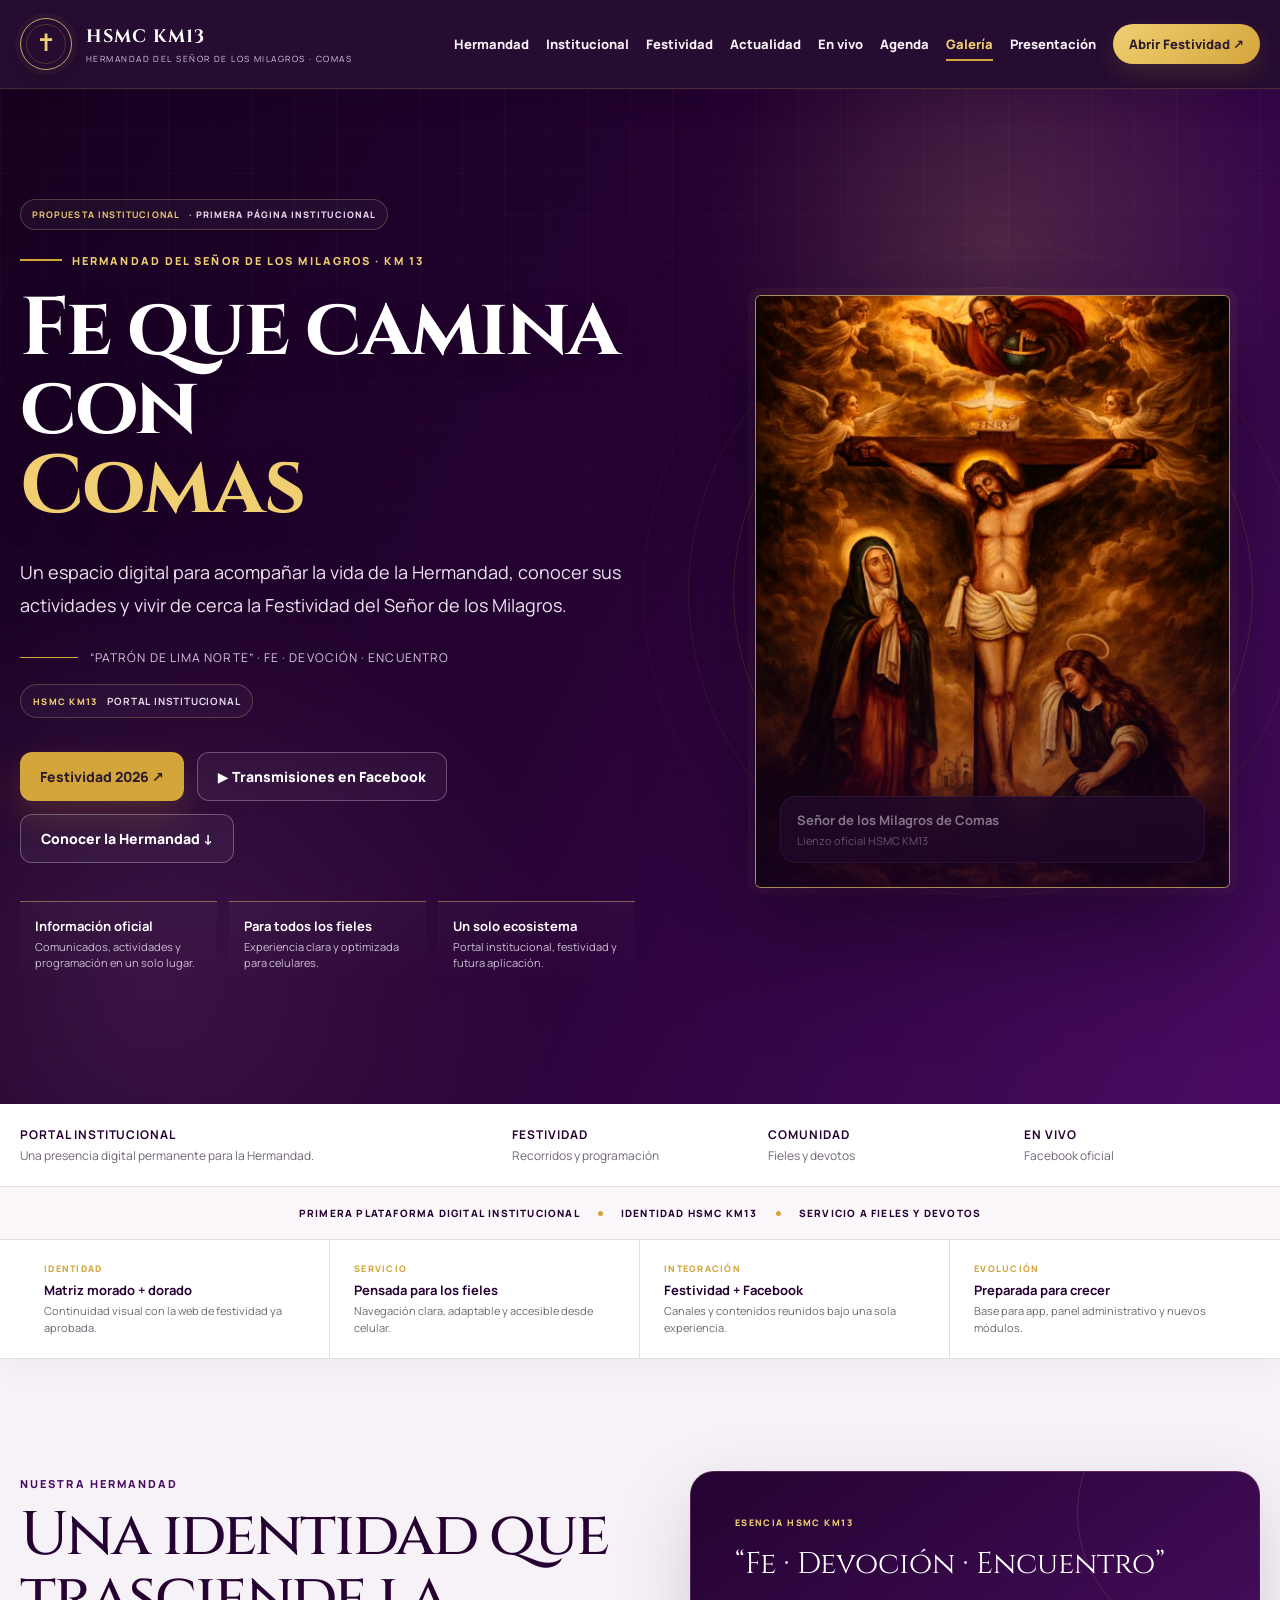
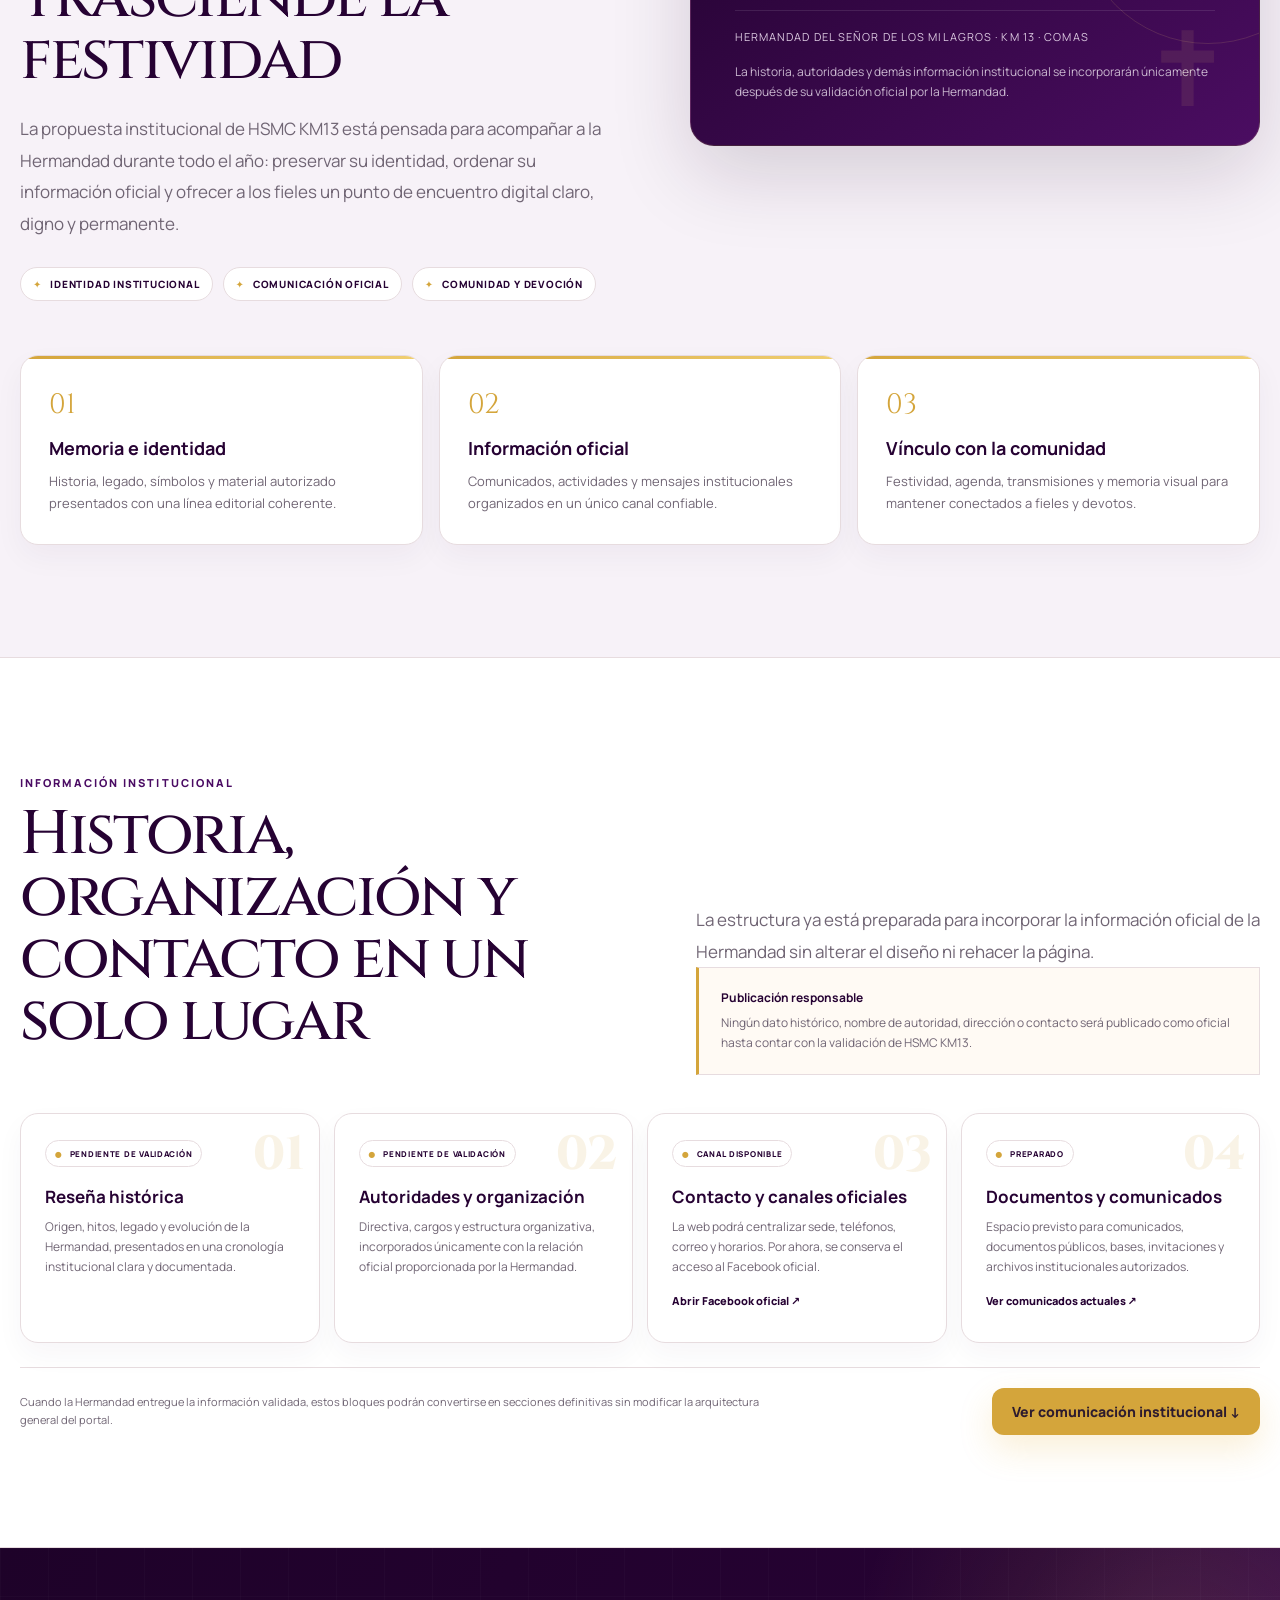
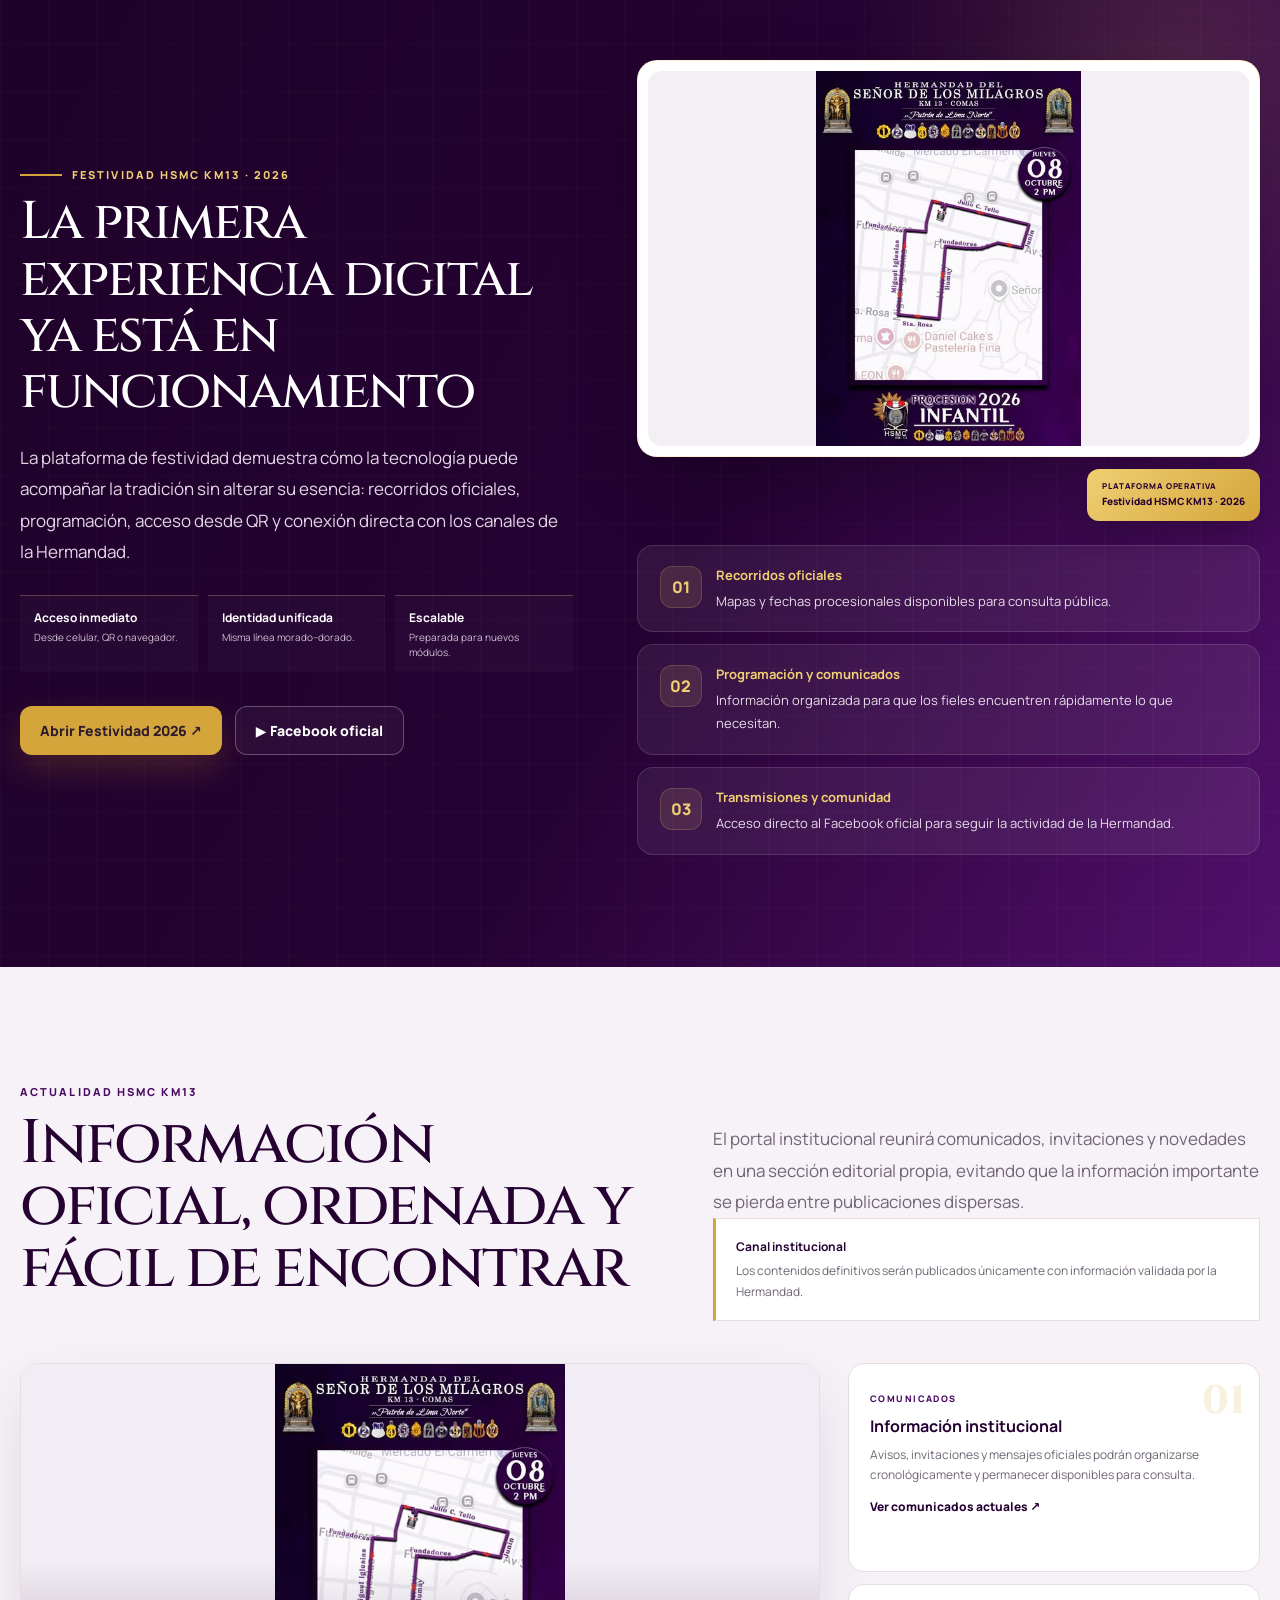
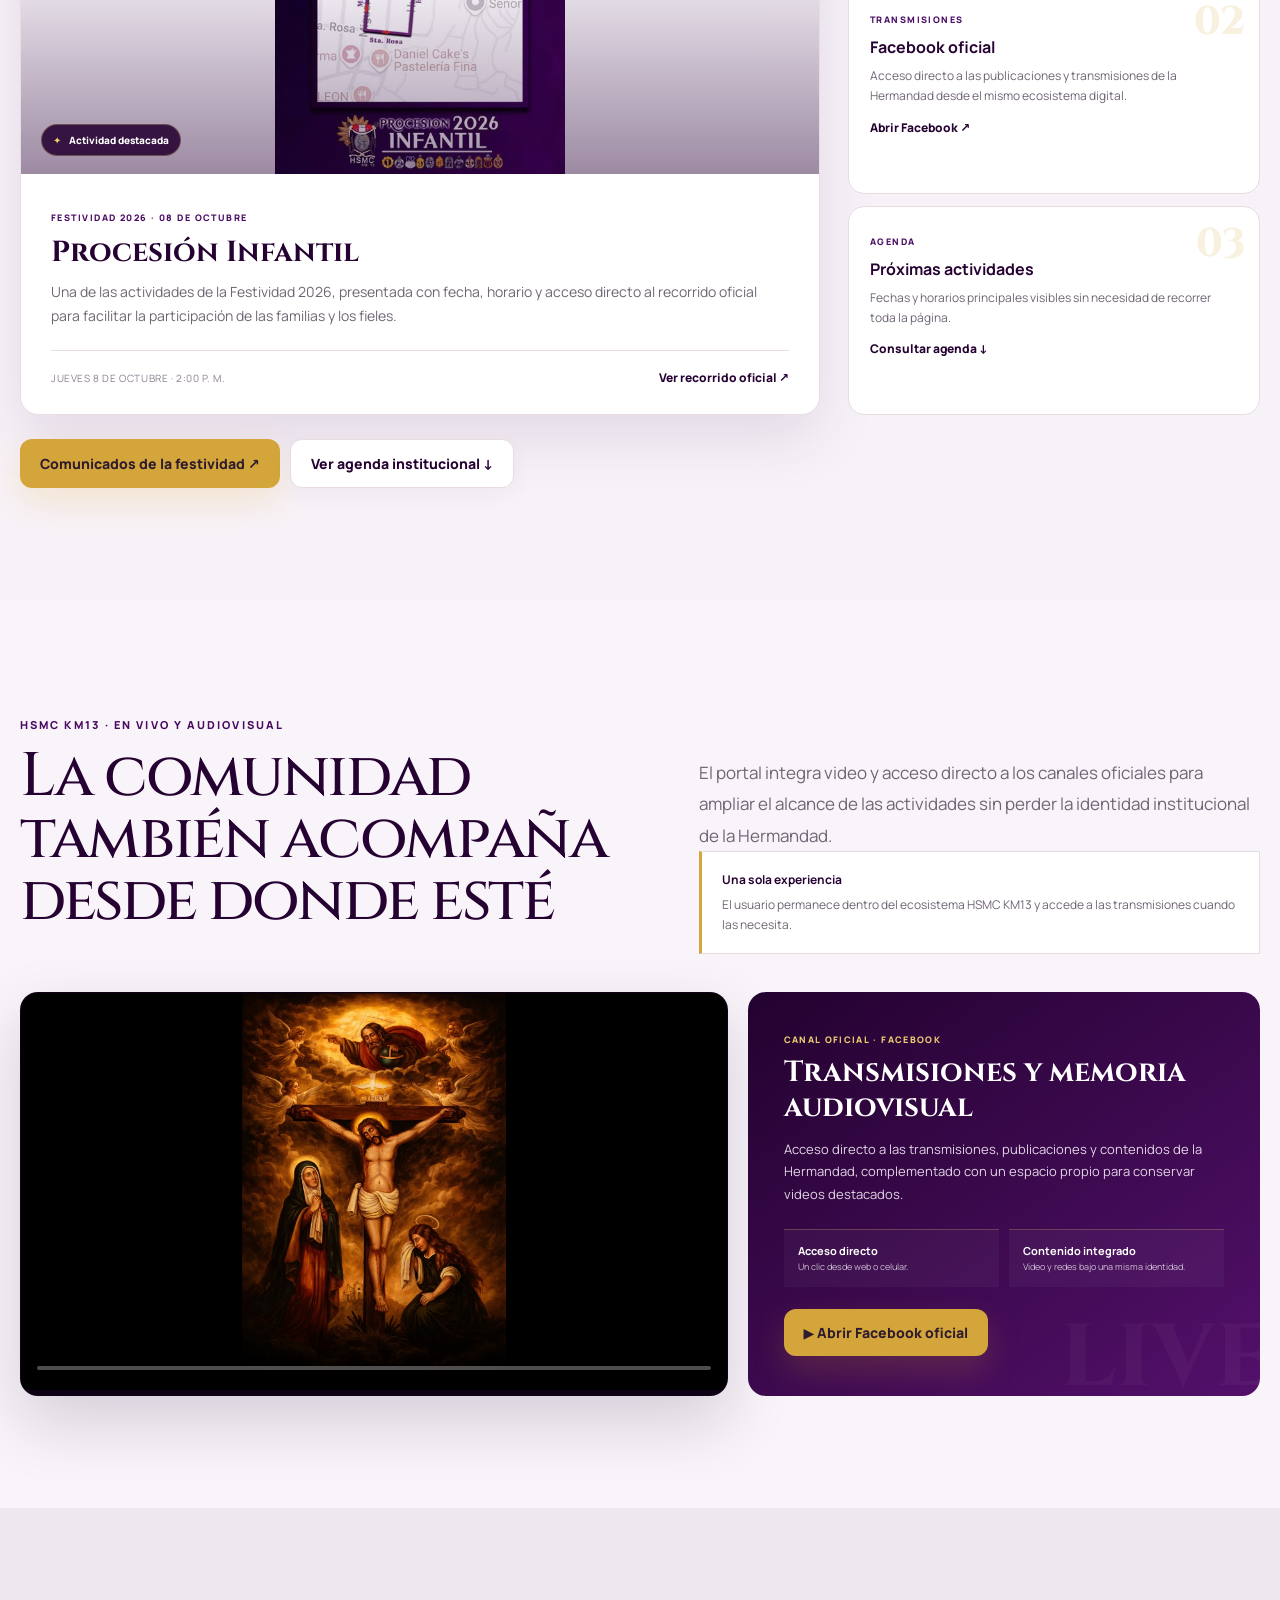
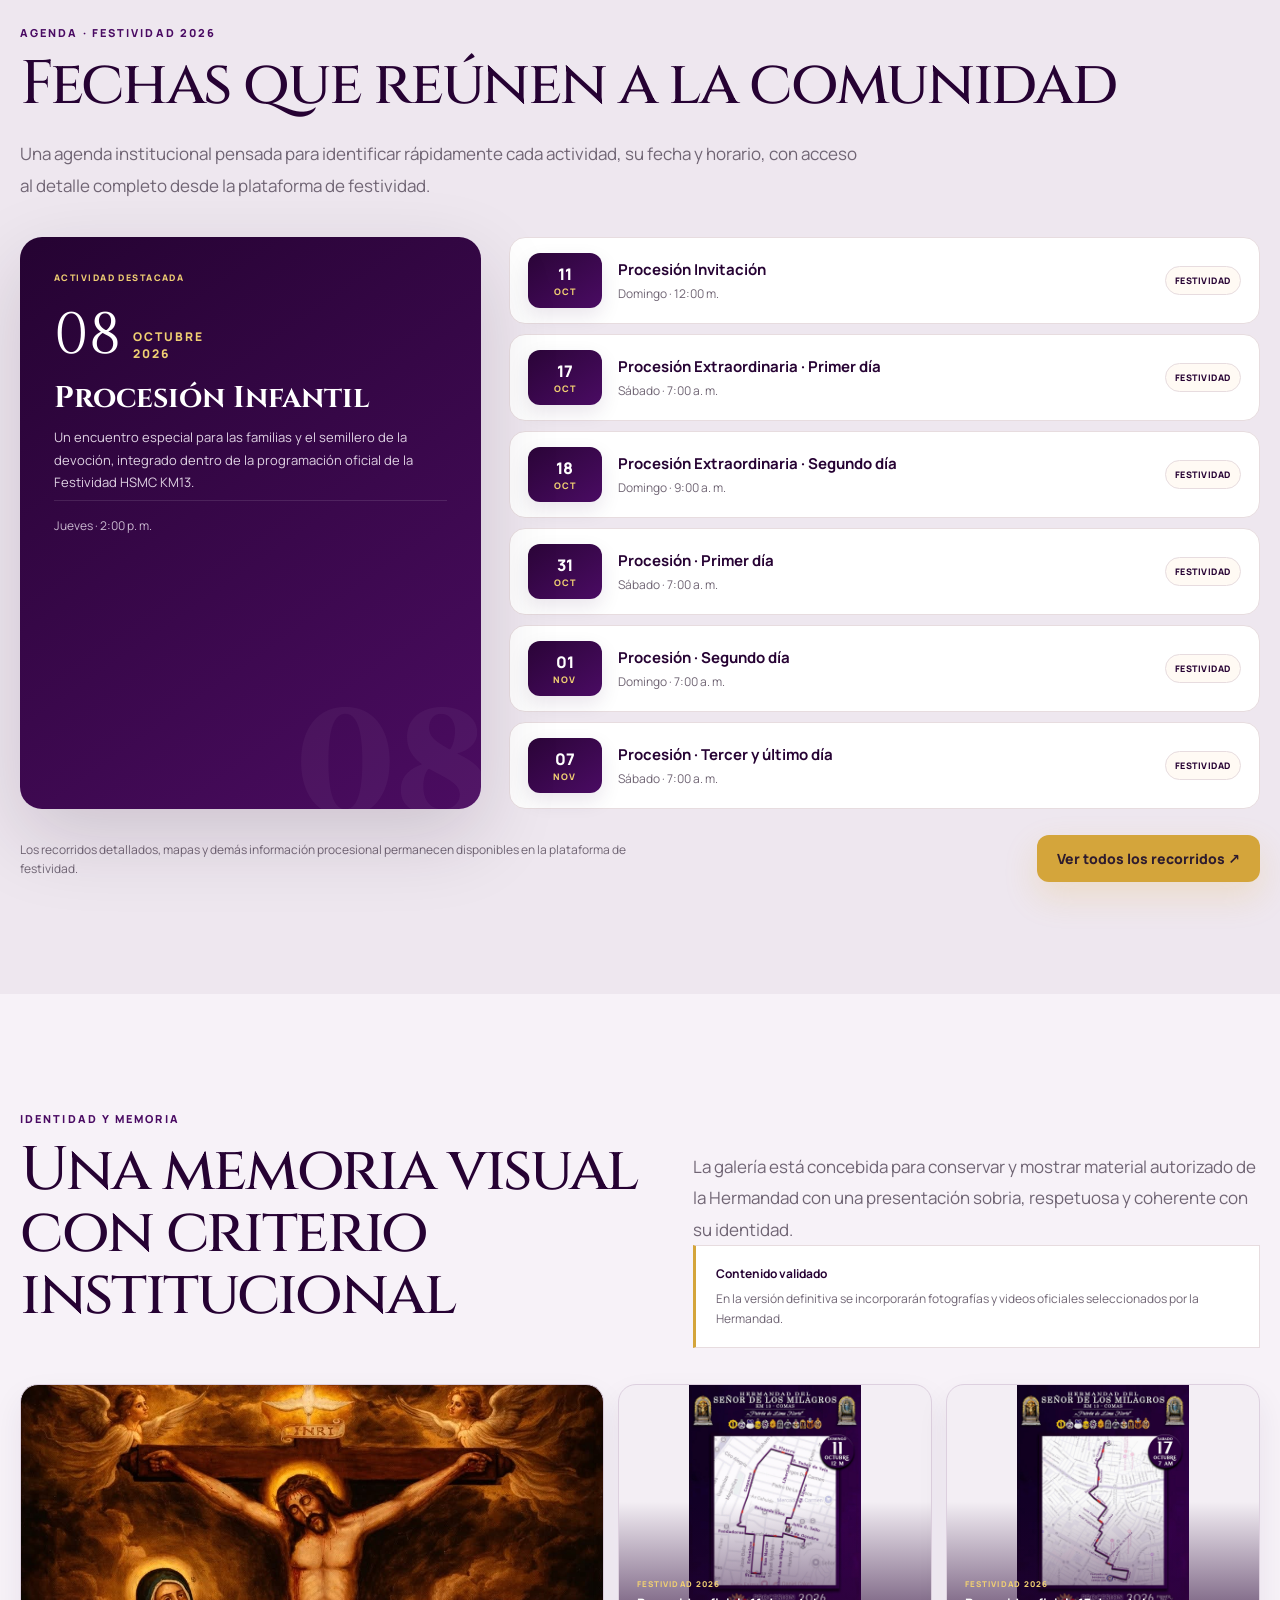
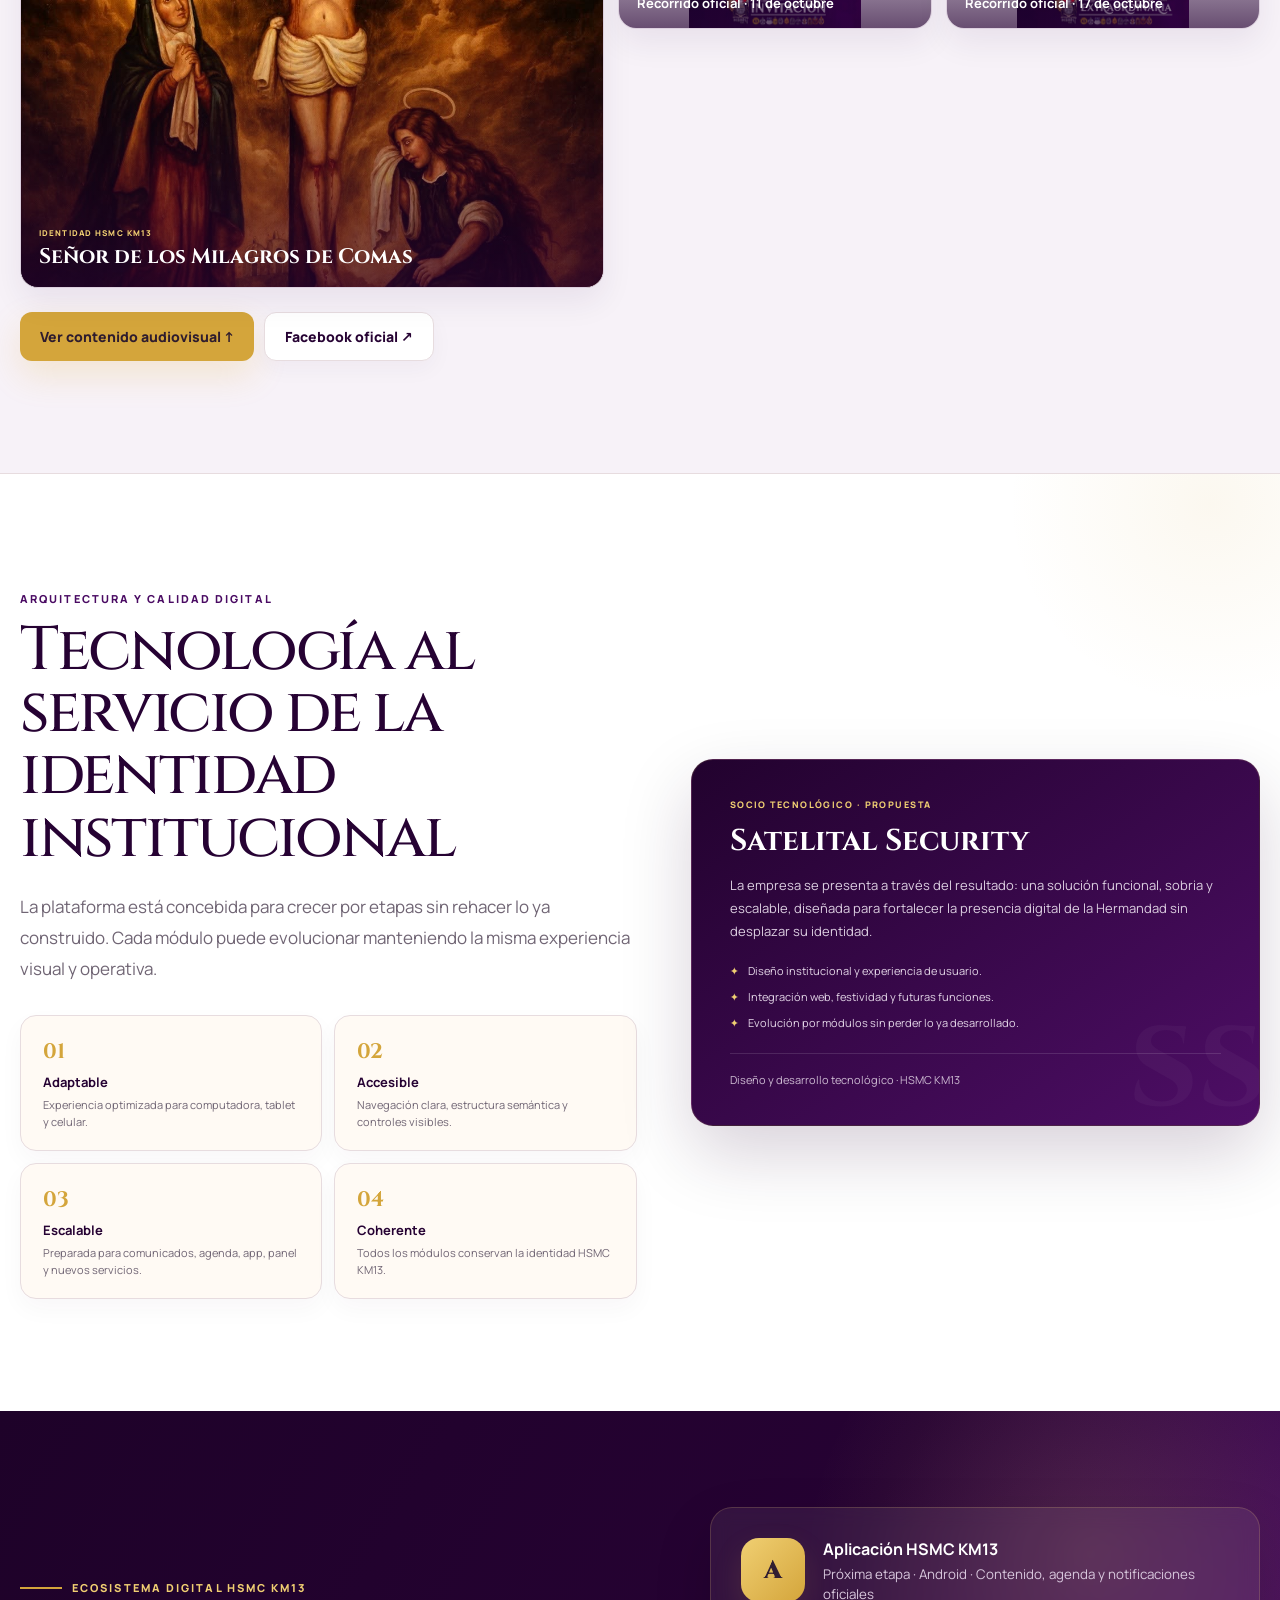
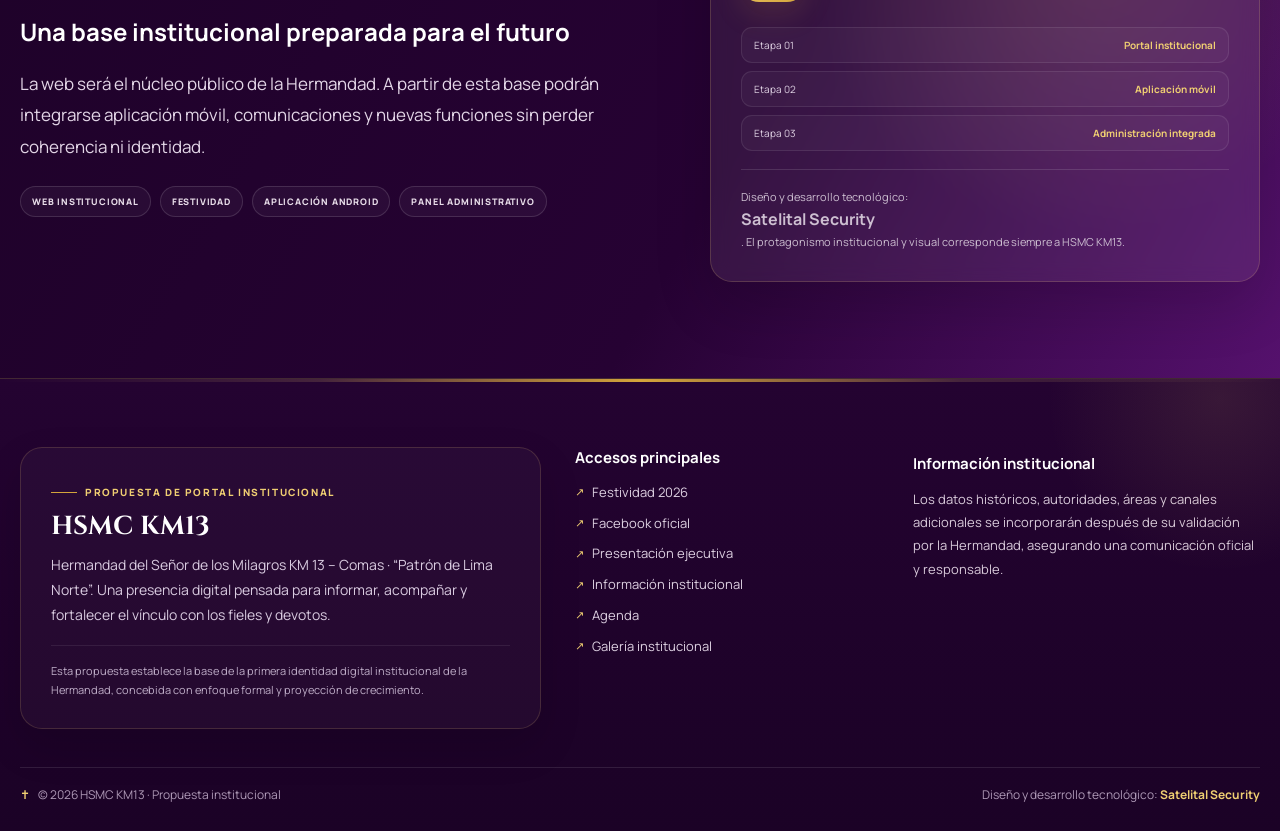
<file: institucional.html>
<!doctype html>
<html lang="es">
<head>
<meta charset="utf-8">
<meta name="viewport" content="width=device-width,initial-scale=1,viewport-fit=cover">
<meta name="theme-color" content="#260233">
<title>HSMC KM13 | Propuesta de Portal Institucional</title>
<meta name="description" content="Propuesta de portal institucional para la Hermandad del Señor de los Milagros KM 13 – Comas. Festividad, comunicados, agenda, galería y transmisiones.">
<meta property="og:type" content="website">
<meta property="og:locale" content="es_PE">
<meta property="og:title" content="HSMC KM13 · Propuesta de Portal Institucional">
<meta property="og:description" content="Fe, devoción y encuentro. Propuesta para la primera presencia digital oficial de HSMC KM13.">
<meta property="og:image" content="https://raw.githubusercontent.com/SatelitalSecurity/Festividad-HSMC-KM13/main/assets/lienzo-oficial-hsmc.png">
<meta name="twitter:card" content="summary_large_image">
<link rel="preconnect" href="https://fonts.googleapis.com">
<link rel="preconnect" href="https://fonts.gstatic.com" crossorigin>
<link href="https://fonts.googleapis.com/css2?family=Cinzel:wght@600;700;800&family=Manrope:wght@400;500;600;700;800&display=swap" rel="stylesheet">
<style>
:root{
  --purple:#260233;--purple-deep:#1c0227;--purple-mid:#4a0b63;--purple-soft:#64147e;
  --gold:#d4a53b;--gold-soft:#f0cf72;--cream:#f7f2f8;--ivory:#fffaf4;--ink:#211629;
  --muted:#706574;--line:#e7dcdf;--white:#fff;--paper:#fff;--shadow:0 28px 80px rgba(35,14,45,.16);--max:1260px;
}
*{box-sizing:border-box}section[id]{scroll-margin-top:110px}html{scroll-behavior:smooth}body{margin:0;background:var(--cream);color:var(--ink);font-family:Manrope,ui-sans-serif,system-ui,-apple-system,BlinkMacSystemFont,"Segoe UI",sans-serif;-webkit-font-smoothing:antialiased}a{color:inherit}img{max-width:100%;display:block}button,a{touch-action:manipulation}a:focus-visible,button:focus-visible{outline:3px solid var(--gold);outline-offset:4px}.container{width:min(var(--max),calc(100% - 40px));margin:auto}.skip{position:fixed;left:16px;top:-60px;z-index:100;background:var(--gold);color:#211322;padding:10px 14px;border-radius:10px;font-weight:900;text-decoration:none}.skip:focus{top:16px}
.prototype{background:#f6e7b7;color:#59430e;border-bottom:1px solid #e5ce83;text-align:center;font-size:11px;font-weight:900;letter-spacing:.12em;padding:8px 16px}
.site-header{position:sticky;top:0;z-index:60;background:rgba(28,2,39,.955);backdrop-filter:blur(18px);border-bottom:1px solid rgba(240,207,114,.16);box-shadow:0 8px 30px rgba(15,1,22,.12)}
.navbar{min-height:88px;display:flex;align-items:center;justify-content:space-between;gap:28px}.brand{display:flex;align-items:center;gap:14px;text-decoration:none;color:#fff}.brand-mark{width:52px;height:52px;border:1px solid rgba(240,207,114,.78);border-radius:50%;display:grid;place-items:center;position:relative;color:var(--gold-soft);font-family:Cinzel,Georgia,serif;font-size:24px;box-shadow:0 0 0 5px rgba(240,207,114,.035),0 10px 25px rgba(0,0,0,.14)}.brand-mark:after{content:"";position:absolute;inset:5px;border:1px solid rgba(226,165,34,.25);border-radius:50%}.brand-copy strong{display:block;font-family:Cinzel,Georgia,serif;font-size:18px;letter-spacing:.055em}.brand-copy span{display:block;margin-top:4px;color:#d8c9dd;font-size:8.5px;letter-spacing:.17em;text-transform:uppercase}.navlinks{display:flex;align-items:center;gap:17px}.navlinks a{color:#f7f0f9;text-decoration:none;font-size:13px;font-weight:800;position:relative}.navlinks a:not(.nav-cta):after{content:"";position:absolute;left:0;right:100%;bottom:-8px;height:2px;background:var(--gold);transition:.25s}.navlinks a:hover:after{right:0}.navlinks a.active{color:var(--gold-soft)}.navlinks a.active:not(.nav-cta):after{right:0}.nav-cta{background:linear-gradient(135deg,var(--gold-soft),var(--gold));color:#2c1a2d!important;padding:11px 16px;border-radius:999px;box-shadow:0 10px 24px rgba(212,165,59,.14)}.menu-btn{display:none;background:transparent;border:1px solid rgba(255,255,255,.22);color:#fff;border-radius:12px;padding:9px 12px;font-size:20px}
.hero{position:relative;overflow:hidden;color:#fff;background:radial-gradient(circle at 78% 15%,rgba(240,207,114,.17),transparent 22%),radial-gradient(circle at 12% 88%,rgba(110,58,116,.32),transparent 28%),linear-gradient(118deg,#16011f 0%,var(--purple) 48%,var(--purple-mid) 100%)}.hero:before{content:"";position:absolute;inset:0;background-image:linear-gradient(rgba(255,255,255,.028) 1px,transparent 1px),linear-gradient(90deg,rgba(255,255,255,.028) 1px,transparent 1px);background-size:42px 42px;mask-image:linear-gradient(to bottom,rgba(0,0,0,.9),transparent 95%)}
.hero-grid{position:relative;z-index:2;min-height:850px;display:grid;grid-template-columns:1.07fr .93fr;gap:90px;align-items:center;padding:110px 0 120px}.eyebrow{display:inline-flex;align-items:center;gap:10px;color:var(--gold-soft);font-size:11px;font-weight:900;letter-spacing:.19em;text-transform:uppercase}.eyebrow:before{content:"";width:42px;height:2px;background:var(--gold)}.hero h1{font-family:Cinzel,Georgia,"Times New Roman",serif;font-weight:700;font-size:clamp(54px,6.4vw,92px);line-height:.97;letter-spacing:-.028em;margin:22px 0 28px;max-width:800px;text-shadow:0 12px 38px rgba(0,0,0,.18)}.hero h1 span{display:block;color:var(--gold-soft)}.hero-copy{font-size:18px;line-height:1.82;max-width:650px;color:#eee3f1}.hero-signature{margin-top:28px;display:flex;align-items:center;gap:12px;color:#d9c8df;font-size:12px;letter-spacing:.09em;text-transform:uppercase}.hero-signature:before{content:"";width:58px;height:1px;background:var(--gold)}.hero-seal{display:inline-flex;align-items:center;gap:10px;margin-top:18px;padding:9px 12px;border:1px solid rgba(240,207,114,.24);border-radius:999px;background:rgba(255,255,255,.035);color:#e5d9e8}.hero-seal span{color:var(--gold-soft);font-size:9px;font-weight:900;letter-spacing:.14em}.hero-seal b{font-size:10px;letter-spacing:.08em;text-transform:uppercase}.hero-actions{display:flex;gap:13px;flex-wrap:wrap;margin-top:34px}.btn{display:inline-flex;align-items:center;justify-content:center;gap:10px;padding:14px 20px;border-radius:12px;text-decoration:none;font-size:14px;font-weight:900;transition:.2s ease}.btn:hover{transform:translateY(-2px)}.btn-primary{background:var(--gold);color:#2e1c2e;box-shadow:0 14px 34px rgba(226,165,34,.18)}.btn-secondary{border:1px solid rgba(255,255,255,.28);color:#fff;background:rgba(255,255,255,.045)}.hero-overline{display:inline-flex;align-items:center;gap:9px;margin-bottom:14px;padding:8px 11px;border:1px solid rgba(240,207,114,.24);border-radius:999px;background:rgba(255,255,255,.04);color:#ead9ed;font-size:9px;font-weight:900;letter-spacing:.12em;text-transform:uppercase}
.hero-overline b{color:var(--gold-soft)}
.hero-proof{display:grid;grid-template-columns:repeat(3,1fr);gap:12px;margin-top:38px;max-width:700px}.proof{padding:15px 15px 13px;border-top:1px solid rgba(242,207,119,.45);background:linear-gradient(180deg,rgba(255,255,255,.022),transparent)}.proof strong{display:block;color:#fff;font-size:13px}.proof span{display:block;margin-top:4px;color:#cdbfd2;font-size:11px;line-height:1.45}.hero-visual{position:relative;min-height:560px;display:grid;place-items:center}.frame{width:min(100%,475px);aspect-ratio:4/5;border-radius:6px;position:relative;overflow:hidden;background:#14011d;border:1px solid rgba(240,207,114,.68);box-shadow:0 46px 105px rgba(10,2,16,.50),0 0 0 7px rgba(240,207,114,.04),0 0 0 1px rgba(255,255,255,.06) inset}.frame>img{width:100%;height:100%;object-fit:cover;object-position:center;filter:saturate(1.03) contrast(1.02)}.frame:after{content:"";position:absolute;inset:0;background:linear-gradient(180deg,transparent 48%,rgba(28,2,39,.24) 70%,rgba(28,2,39,.72) 100%);pointer-events:none}.frame-badge{position:absolute;left:24px;right:24px;bottom:24px;background:rgba(36,16,45,.82);border:1px solid rgba(255,255,255,.12);backdrop-filter:blur(8px);border-radius:16px;padding:14px 16px}.frame-badge strong{display:block;color:#fff;font-size:13px}.frame-badge span{display:block;color:#d7c7dc;font-size:11px;margin-top:4px}.halo{position:absolute;border:1px solid rgba(226,165,34,.18);border-radius:50%;width:520px;height:520px}.halo.two{width:610px;height:610px;opacity:.55}.halo.three{width:700px;height:700px;opacity:.25}
.trustbar{background:#fff;border-bottom:1px solid var(--line)}.trust-grid{display:grid;grid-template-columns:1.2fr repeat(3,.6fr);gap:20px;align-items:center;padding:18px 0}.trust-grid>div{padding:4px 0}.trust-grid strong{display:block;color:var(--purple);font-size:12px;letter-spacing:.08em;text-transform:uppercase}.trust-grid span{display:block;margin-top:4px;color:var(--muted);font-size:12px}
.institutional-ribbon{background:#fbf7fb;border-bottom:1px solid var(--line)}
.ribbon-in{min-height:52px;display:flex;align-items:center;justify-content:center;gap:18px;flex-wrap:wrap;color:var(--purple);font-size:10px;font-weight:900;letter-spacing:.12em;text-transform:uppercase}
.ribbon-in i{width:5px;height:5px;border-radius:50%;background:var(--gold)}
.timeline-item{transition:transform .22s ease,box-shadow .22s ease,border-color .22s ease}
.timeline-item:hover{transform:translateY(-2px);box-shadow:0 14px 30px rgba(48,8,66,.08);border-color:#dac7de}
.news-card{transition:transform .22s ease,box-shadow .22s ease}
.news-card:hover{transform:translateY(-2px);box-shadow:0 12px 26px rgba(48,8,66,.07)}
.executive-band{background:#fff;border-bottom:1px solid var(--line);box-shadow:0 10px 30px rgba(38,2,51,.035)}
.executive-grid{display:grid;grid-template-columns:repeat(4,1fr)}
.executive-item{padding:22px 24px;border-right:1px solid var(--line)}
.executive-item:last-child{border-right:0}
.executive-item span{display:block;color:var(--gold);font-size:9px;font-weight:900;letter-spacing:.14em;text-transform:uppercase}
.executive-item strong{display:block;margin-top:6px;color:var(--purple);font-size:13px}
.executive-item small{display:block;margin-top:4px;color:var(--muted);font-size:11px;line-height:1.5}

.live-intro{display:grid;grid-template-columns:1.06fr .94fr;gap:46px;align-items:end}.live-intro .lede{margin:0}.live-note{padding:18px 20px;border:1px solid var(--line);border-left:3px solid var(--gold);background:#fff;color:var(--muted);font-size:12px;line-height:1.7}.live-note strong{display:block;color:var(--purple);font-size:12px;margin-bottom:4px}.video-feature{margin-top:38px;display:grid;grid-template-columns:1.16fr .84fr;gap:20px;align-items:stretch}.video-box{background:#0e0014;border:1px solid rgba(38,2,51,.12);box-shadow:0 26px 65px rgba(38,2,51,.16);overflow:hidden;border-radius:18px}.video-box video{width:100%;aspect-ratio:16/9;object-fit:contain;background:#000}.video-copy{background:linear-gradient(145deg,#23022f,#53106b);color:#fff;padding:36px;display:flex;flex-direction:column;justify-content:center;border-radius:18px;position:relative;overflow:hidden}.video-copy:after{content:"LIVE";position:absolute;right:-12px;bottom:-22px;font-family:Cinzel,Georgia,serif;font-size:88px;font-weight:800;color:rgba(255,255,255,.035)}.video-copy span{position:relative;color:var(--gold-soft);font-size:9px;font-weight:900;letter-spacing:.15em;text-transform:uppercase}.video-copy h3{position:relative;font-family:Cinzel,Georgia,serif;font-size:29px;line-height:1.2;margin:10px 0 12px}.video-copy p{position:relative;color:#e2d5e6;font-size:13px;line-height:1.72;margin:0}.video-copy .btn{position:relative;align-self:flex-start;margin-top:22px}.live-stats{position:relative;margin-top:24px;display:grid;grid-template-columns:1fr 1fr;gap:10px}.live-stat{padding:13px 14px;border-top:1px solid rgba(240,207,114,.24);background:rgba(255,255,255,.035)}.live-stat b{display:block;color:#fff;font-size:11px}.live-stat small{display:block;color:#cdbdd3;font-size:9px;line-height:1.4;margin-top:3px}

.tech-band{background:#fff;border-top:1px solid var(--line);position:relative;overflow:hidden}.tech-band:before{content:"";position:absolute;right:-140px;top:-180px;width:420px;height:420px;border-radius:50%;background:radial-gradient(circle,rgba(212,165,59,.08),transparent 68%)}.tech-grid{position:relative;display:grid;grid-template-columns:1.04fr .96fr;gap:54px;align-items:center}.tech-list{display:grid;grid-template-columns:1fr 1fr;gap:12px;margin-top:30px}.tech-item{padding:22px 22px 20px;border:1px solid var(--line);border-radius:16px;background:var(--ivory);box-shadow:0 10px 24px rgba(48,8,66,.035)}.tech-item b{display:block;color:var(--gold);font-family:Cinzel,Georgia,serif;font-size:21px}.tech-item strong{display:block;margin-top:7px;color:var(--purple);font-size:13px}.tech-item span{display:block;margin-top:5px;color:var(--muted);font-size:11px;line-height:1.55}.company-card{background:linear-gradient(145deg,#22022e,#4e0e66);color:#fff;padding:38px;border-radius:22px;box-shadow:0 28px 70px rgba(38,2,51,.18);border:1px solid rgba(240,207,114,.14);position:relative;overflow:hidden}.company-card:before{content:"SS";position:absolute;right:-8px;bottom:-22px;font-family:Cinzel,Georgia,serif;font-size:112px;font-weight:800;color:rgba(255,255,255,.035)}.company-card small{position:relative;display:block;color:var(--gold-soft);font-size:9px;font-weight:900;letter-spacing:.16em;text-transform:uppercase}.company-card h3{position:relative;font-family:Cinzel,Georgia,serif;font-size:30px;margin:10px 0}.company-card p{position:relative;color:#dccfe1;font-size:13px;line-height:1.75}.company-points{position:relative;display:grid;gap:9px;margin-top:20px}.company-points div{display:flex;gap:9px;align-items:flex-start;color:#e3d6e7;font-size:11px;line-height:1.55}.company-points div:before{content:"✦";color:var(--gold-soft)}.company-card .signature-line{position:relative;margin-top:22px;padding-top:18px;border-top:1px solid rgba(255,255,255,.12);font-size:11px;color:#cdbbd2}
.section{padding:112px 0}.section.alt{background:#eee7ef}.section.soft{background:#f8f4f9}.kicker{color:var(--purple-mid);font-size:11px;font-weight:900;letter-spacing:.19em;text-transform:uppercase}.section h2{font-family:Cinzel,Georgia,serif;font-size:clamp(42px,4.8vw,66px);font-weight:500;letter-spacing:-.038em;line-height:1.01;margin:12px 0 22px;color:var(--purple)}.lede{font-size:17px;line-height:1.85;color:var(--muted);max-width:850px}.split{display:grid;grid-template-columns:1.02fr .98fr;gap:76px;align-items:start}.hermandad-copy{max-width:720px}.hermandad-copy .lede{max-width:700px}.hermandad-meta{display:flex;flex-wrap:wrap;gap:10px;margin-top:28px}.hermandad-meta span{display:inline-flex;align-items:center;gap:8px;padding:9px 12px;border:1px solid var(--line);border-radius:999px;background:#fff;color:var(--purple);font-size:10px;font-weight:900;letter-spacing:.08em;text-transform:uppercase}.hermandad-meta span:before{content:"✦";color:var(--gold)}.statement{background:linear-gradient(145deg,#240331,#4b0d62);color:white;border-radius:24px;padding:44px;box-shadow:var(--shadow);position:relative;overflow:hidden;border:1px solid rgba(240,207,114,.14)}.statement:before{content:"";position:absolute;width:260px;height:260px;right:-80px;top:-90px;border:1px solid rgba(240,207,114,.14);border-radius:50%}.statement:after{content:"✝";position:absolute;right:28px;bottom:18px;color:rgba(240,207,114,.09);font-family:Cinzel,Georgia,serif;font-size:104px;line-height:1}.statement .statement-kicker{position:relative;display:block;color:var(--gold-soft);font-size:9px;font-weight:900;letter-spacing:.16em;text-transform:uppercase;margin-bottom:14px}.statement p{position:relative;font-family:Cinzel,Georgia,serif;font-size:30px;line-height:1.42;margin:0;max-width:560px}.statement small{position:relative;display:block;margin-top:24px;padding-top:18px;border-top:1px solid rgba(255,255,255,.10);color:#dbc9e0;font-size:11px;letter-spacing:.1em;text-transform:uppercase}.statement-note{position:relative;margin-top:18px;color:#cab8d0;font-size:12px;line-height:1.65;max-width:520px}.pillars{display:grid;grid-template-columns:repeat(3,1fr);gap:16px;margin-top:54px;background:transparent;border:0}.pillar{background:#fff;border:1px solid var(--line);border-radius:18px;padding:30px 28px;box-shadow:0 12px 30px rgba(48,8,66,.045);position:relative;overflow:hidden}.pillar:before{content:"";position:absolute;left:0;top:0;width:100%;height:3px;background:linear-gradient(90deg,var(--gold),var(--gold-soft))}.pillar .num{font-family:Cinzel,Georgia,serif;color:var(--gold);font-size:28px}.pillar h3{margin:13px 0 10px;color:var(--purple);font-size:18px}.pillar p{margin:0;color:var(--muted);font-size:13px;line-height:1.7}.pillar:hover{transform:translateY(-3px);box-shadow:0 18px 36px rgba(48,8,66,.08)}
.institutional-info{background:#fff;border-top:1px solid var(--line);border-bottom:1px solid var(--line)}
.institutional-info-head{display:grid;grid-template-columns:1.05fr .95fr;gap:52px;align-items:end}
.institutional-info-head .lede{margin:0}
.validation-card{padding:20px 22px;border:1px solid var(--line);border-left:3px solid var(--gold);background:var(--ivory);color:var(--muted);font-size:12px;line-height:1.7}
.validation-card strong{display:block;color:var(--purple);font-size:12px;margin-bottom:4px}
.info-grid{display:grid;grid-template-columns:repeat(4,1fr);gap:14px;margin-top:38px}
.info-card{position:relative;background:var(--paper);border:1px solid var(--line);border-radius:18px;padding:26px 24px;min-height:230px;overflow:hidden;box-shadow:0 12px 28px rgba(48,8,66,.04)}
.info-card:before{content:attr(data-num);position:absolute;right:14px;top:8px;font-family:Cinzel,Georgia,serif;font-size:48px;font-weight:800;color:rgba(212,165,59,.13)}
.info-card .status{display:inline-flex;align-items:center;gap:7px;padding:7px 9px;border-radius:999px;background:#fff;border:1px solid var(--line);color:var(--purple);font-size:8px;font-weight:900;letter-spacing:.09em;text-transform:uppercase}
.info-card .status:before{content:"●";color:var(--gold);font-size:8px}
.info-card h3{position:relative;color:var(--purple);font-size:17px;margin:18px 0 9px}
.info-card p{position:relative;color:var(--muted);font-size:12px;line-height:1.68;margin:0}
.info-card a{position:relative;display:inline-flex;margin-top:16px;color:var(--purple);font-size:11px;font-weight:900;text-decoration:none}
.info-card a:hover{text-decoration:underline}
.institutional-info-foot{margin-top:24px;padding-top:20px;border-top:1px solid var(--line);display:flex;align-items:center;justify-content:space-between;gap:18px;flex-wrap:wrap}
.institutional-info-foot p{margin:0;color:var(--muted);font-size:11px;line-height:1.6;max-width:760px}
.feature-band{position:relative;background:linear-gradient(120deg,#1e0229 0%,var(--purple) 56%,#52106c 100%);color:#fff;overflow:hidden}.feature-band:before{content:"";position:absolute;inset:0;background:radial-gradient(circle at 92% 12%,rgba(240,207,114,.14),transparent 22%),linear-gradient(rgba(255,255,255,.018) 1px,transparent 1px),linear-gradient(90deg,rgba(255,255,255,.018) 1px,transparent 1px);background-size:auto,48px 48px,48px 48px}.feature-grid{position:relative;display:grid;grid-template-columns:.94fr 1.06fr;gap:64px;align-items:center}.feature-band h2{color:#fff;font-size:clamp(38px,4.15vw,58px);line-height:1.06}.feature-band .lede{color:#e3d7e7}.feature-stack{display:grid;gap:12px}.feature-card{background:rgba(255,255,255,.065);border:1px solid rgba(255,255,255,.12);border-radius:16px;padding:20px 22px;display:grid;grid-template-columns:42px 1fr;gap:14px;align-items:start}.feature-card .ficon{width:42px;height:42px;border-radius:12px;display:grid;place-items:center;background:rgba(240,207,114,.11);border:1px solid rgba(240,207,114,.18);color:var(--gold-soft);font-weight:900}.feature-card strong{display:block;color:var(--gold-soft);font-size:13px;margin-bottom:5px}.feature-card span{color:#e7dce9;font-size:13px;line-height:1.6}.feature-link{display:inline-flex;margin-top:0}.festivity-proof{margin-top:28px;display:grid;grid-template-columns:repeat(3,1fr);gap:10px}.festivity-proof div{padding:13px 14px;border-top:1px solid rgba(240,207,114,.28);background:rgba(255,255,255,.025)}.festivity-proof b{display:block;color:#fff;font-size:12px}.festivity-proof span{display:block;margin-top:4px;color:#cdbfd2;font-size:10px;line-height:1.45}.festivity-showcase{position:relative;display:flex;flex-direction:column;min-width:0;max-width:720px;width:100%;justify-self:center}.festivity-screen{width:100%;background:#fff;border-radius:20px;padding:10px;box-shadow:0 28px 70px rgba(0,0,0,.24);transform:none;border:1px solid rgba(240,207,114,.28);overflow:hidden}.festivity-screen img{display:block;width:100%;border-radius:14px;aspect-ratio:16/10;object-fit:contain;object-position:center;background:#f4eff5}.festivity-badge{position:static;align-self:flex-end;margin-top:12px;background:linear-gradient(135deg,var(--gold-soft),var(--gold));color:var(--purple);padding:12px 15px;border-radius:12px;box-shadow:0 12px 28px rgba(0,0,0,.18);font-size:10px;font-weight:900;line-height:1.35}.festivity-badge small{display:block;font-size:8px;letter-spacing:.12em;text-transform:uppercase;margin-bottom:3px}
.actualidad-head{display:grid;grid-template-columns:1.08fr .92fr;gap:50px;align-items:end}.actualidad-head .lede{margin:0}.actualidad-note{padding:18px 20px;border-left:3px solid var(--gold);background:#fff;border-top:1px solid var(--line);border-right:1px solid var(--line);border-bottom:1px solid var(--line);color:var(--muted);font-size:12px;line-height:1.7}.actualidad-note strong{display:block;color:var(--purple);font-size:12px;margin-bottom:4px}.editorial-grid{display:grid;grid-template-columns:1.32fr .68fr;gap:28px;margin-top:42px}.lead-story{background:#fff;border:1px solid var(--line);border-radius:18px;overflow:hidden;box-shadow:0 24px 60px rgba(48,8,66,.10);transition:transform .22s ease,box-shadow .22s ease}.lead-story:hover{transform:translateY(-3px);box-shadow:0 30px 70px rgba(48,8,66,.14)}.lead-media{height:410px;background:linear-gradient(135deg,#d9c9de,#b79cbd);position:relative;overflow:hidden}.lead-media img{width:100%;height:100%;object-fit:contain;object-position:center;background:#f2edf4}.lead-media:before{content:"";position:absolute;inset:0;background:linear-gradient(180deg,transparent 48%,rgba(38,2,51,.42) 100%);z-index:1}.lead-label{position:absolute;left:20px;bottom:18px;z-index:2;display:inline-flex;align-items:center;gap:8px;background:rgba(38,2,51,.88);border:1px solid rgba(240,207,114,.30);color:#fff;padding:8px 11px;border-radius:999px;font-size:10px;font-weight:900;backdrop-filter:blur(7px)}.lead-label:before{content:"✦";color:var(--gold-soft)}.lead-copy{padding:30px 30px 28px}.lead-copy>span,.news-card>span{color:var(--purple-mid);font-size:9px;font-weight:900;letter-spacing:.16em;text-transform:uppercase}.lead-copy h3{font-family:Cinzel,Georgia,serif;color:var(--purple);font-size:29px;line-height:1.18;margin:10px 0}.lead-copy p{color:var(--muted);line-height:1.72;margin:0;font-size:14px}.lead-footer{margin-top:22px;padding-top:18px;border-top:1px solid var(--line);display:flex;align-items:center;justify-content:space-between;gap:14px;flex-wrap:wrap}.lead-footer small{color:#8c7e91;font-size:10px;letter-spacing:.06em;text-transform:uppercase}.social-link{display:inline-flex;align-items:center;gap:7px;color:var(--purple);font-weight:900;text-decoration:none;font-size:12px}.social-link:hover{text-decoration:underline}.news-list{display:grid;gap:12px}.news-card{background:#fff;border:1px solid var(--line);border-radius:16px;padding:21px;position:relative;overflow:hidden}.news-card:before{content:attr(data-num);position:absolute;right:14px;top:10px;font-family:Cinzel,Georgia,serif;color:rgba(212,165,59,.16);font-size:40px;font-weight:800}.news-card h4{position:relative;color:var(--purple);font-size:16px;margin:8px 0 8px}.news-card p{position:relative;color:var(--muted);font-size:12px;line-height:1.65;margin:0}.news-card .social-link{position:relative;margin-top:13px}.actualidad-actions{display:flex;gap:10px;flex-wrap:wrap;margin-top:24px}.actualidad-actions .btn-outline-light{border:1px solid var(--line);background:#fff;color:var(--purple);box-shadow:0 8px 22px rgba(48,8,66,.04)}
.agenda-shell{margin-top:36px;display:grid;grid-template-columns:.76fr 1.24fr;gap:28px;align-items:stretch}.agenda-highlight{background:linear-gradient(145deg,#250332,#4b0c61);color:#fff;border-radius:22px;padding:34px;position:relative;overflow:hidden;box-shadow:var(--shadow)}.agenda-highlight:after{content:"08";position:absolute;right:-8px;bottom:-35px;font-family:Cinzel,Georgia,serif;font-size:150px;line-height:1;color:rgba(255,255,255,.045);font-weight:800}.agenda-highlight .ah-kicker{display:block;color:var(--gold-soft);font-size:9px;font-weight:900;letter-spacing:.16em;text-transform:uppercase}.agenda-highlight h3{position:relative;font-family:Cinzel,Georgia,serif;font-size:30px;line-height:1.2;margin:12px 0 10px}.agenda-highlight p{position:relative;color:#dfd2e3;font-size:13px;line-height:1.72;margin:0}.agenda-highlight .ah-date{position:relative;display:flex;align-items:end;gap:12px;margin:26px 0 18px}.agenda-highlight .ah-day{font-family:Cinzel,Georgia,serif;font-size:58px;line-height:.9;color:#fff}.agenda-highlight .ah-month{color:var(--gold-soft);font-size:12px;font-weight:900;letter-spacing:.16em;text-transform:uppercase}.agenda-highlight .ah-time{position:relative;margin-top:6px;padding-top:16px;border-top:1px solid rgba(255,255,255,.11);color:#cbbad1;font-size:12px}.timeline{display:grid;gap:10px}.timeline-item{display:grid;grid-template-columns:74px 1fr auto;gap:16px;align-items:center;background:#fff;border:1px solid var(--line);border-radius:16px;padding:15px 18px}.datebox{background:linear-gradient(145deg,#2b0538,#4a0b63);color:#fff;border-radius:12px;text-align:center;padding:10px 6px;font-weight:900;box-shadow:0 8px 20px rgba(48,8,66,.10)}.datebox span{display:block;color:var(--gold-soft);font-size:9px;letter-spacing:.11em}.timeline-item h3{margin:1px 0 5px;font-size:15px;color:var(--purple)}.timeline-item p{margin:0;color:var(--muted);font-size:12px;line-height:1.5}.tag{border:1px solid var(--line);border-radius:999px;padding:7px 9px;color:var(--purple);font-size:9px;font-weight:900;background:var(--ivory);letter-spacing:.06em;text-transform:uppercase}.agenda-footer{margin-top:26px;display:flex;align-items:center;justify-content:space-between;gap:18px;flex-wrap:wrap}.agenda-footer p{margin:0;color:var(--muted);font-size:12px;line-height:1.6;max-width:650px}
.gallery-head{display:grid;grid-template-columns:1.05fr .95fr;gap:46px;align-items:end}.gallery-head .lede{margin:0}.gallery-note{padding:18px 20px;background:#fff;border:1px solid var(--line);border-left:3px solid var(--gold);color:var(--muted);font-size:12px;line-height:1.7}.gallery-note strong{display:block;color:var(--purple);font-size:12px;margin-bottom:4px}.gallery-grid{display:grid;grid-template-columns:1.3fr .7fr .7fr;grid-template-rows:245px 245px;gap:14px;margin-top:36px}.gallery-item{border-radius:18px;overflow:hidden;background-color:#eaddea;background-size:cover;background-position:center;background-repeat:no-repeat;position:relative;border:1px solid #ddd0df;box-shadow:0 14px 32px rgba(48,8,66,.07);isolation:isolate}.gallery-item:first-child{grid-row:1/3}.gallery-item.route-map{background-size:contain;background-color:#f3eef4}.gallery-item:before{content:"";position:absolute;inset:0;background:linear-gradient(180deg,transparent 48%,rgba(38,2,51,.68) 100%);z-index:1}.gallery-caption{position:absolute;left:18px;right:18px;bottom:16px;z-index:2;color:#fff}.gallery-caption span{display:block;color:var(--gold-soft);font-size:8px;font-weight:900;letter-spacing:.14em;text-transform:uppercase}.gallery-caption strong{display:block;margin-top:5px;font-size:13px}.gallery-item:first-child .gallery-caption strong{font-family:Cinzel,Georgia,serif;font-size:21px}.gallery-actions{display:flex;gap:10px;flex-wrap:wrap;margin-top:24px}.gallery-actions .btn-outline-light{border:1px solid var(--line);background:#fff;color:var(--purple);box-shadow:0 8px 22px rgba(48,8,66,.04)}
.final-cta{position:relative;padding:96px 0;background:linear-gradient(120deg,#1e0229 0%,var(--purple) 58%,#55116d 100%);color:#fff;overflow:hidden}.final-cta:before{content:"";position:absolute;inset:0;background:radial-gradient(circle at 85% 25%,rgba(240,207,114,.14),transparent 24%)}.cta-wrap{position:relative;display:grid;grid-template-columns:1.08fr .92fr;gap:44px;align-items:center}.final-cta h2{color:#fff}.final-cta .lede{color:#e3d6e7}.cta-points{display:flex;flex-wrap:wrap;gap:9px;margin-top:24px}.cta-points span{padding:8px 11px;border:1px solid rgba(255,255,255,.13);border-radius:999px;background:rgba(255,255,255,.04);color:#e8dde9;font-size:9px;font-weight:900;letter-spacing:.09em;text-transform:uppercase}.app-panel{background:rgba(255,255,255,.07);border:1px solid rgba(240,207,114,.18);border-radius:22px;padding:30px;backdrop-filter:blur(9px);box-shadow:0 24px 58px rgba(0,0,0,.14)}.app-row{display:flex;gap:18px;align-items:flex-start}.app-icon{width:64px;height:64px;flex:0 0 64px;border-radius:18px;background:linear-gradient(135deg,var(--gold-soft),var(--gold));color:#311e31;display:grid;place-items:center;font-family:Cinzel,Georgia,serif;font-size:25px;font-weight:900;box-shadow:0 12px 30px rgba(212,165,59,.14)}.app-panel strong{display:block;font-size:16px}.app-panel small{display:block;color:#d8c8dd;margin-top:5px;line-height:1.5}.app-roadmap{margin-top:22px;display:grid;gap:8px}.app-roadmap div{padding:10px 12px;border:1px solid rgba(255,255,255,.09);border-radius:11px;background:rgba(255,255,255,.03);display:flex;justify-content:space-between;gap:12px;color:#ded0e2;font-size:10px}.app-roadmap b{color:var(--gold-soft)}.corp-note{margin-top:18px;padding-top:18px;border-top:1px solid rgba(255,255,255,.12);color:#cdbfd1;font-size:11px;line-height:1.65}
footer{position:relative;background:linear-gradient(180deg,#240331 0%,#1b0226 100%);color:#ddd0e1;padding:68px 0 28px;border-top:1px solid rgba(240,207,114,.18);overflow:hidden}footer:before{content:"";position:absolute;left:0;right:0;top:0;height:3px;background:linear-gradient(90deg,transparent,rgba(240,207,114,.16),var(--gold),rgba(240,207,114,.16),transparent)}footer:after{content:"";position:absolute;width:360px;height:360px;right:-120px;top:-160px;border-radius:50%;background:radial-gradient(circle,rgba(240,207,114,.10),transparent 68%);pointer-events:none}.footer-grid{display:grid;grid-template-columns:1.2fr .7fr .8fr;gap:34px;align-items:start}.footer-brand-card{position:relative;padding:28px 30px;border:1px solid rgba(240,207,114,.16);background:rgba(255,255,255,.03);border-radius:22px;box-shadow:0 18px 44px rgba(0,0,0,.12)}.footer-kicker{display:inline-flex;align-items:center;gap:8px;color:var(--gold-soft);font-size:10px;font-weight:900;letter-spacing:.16em;text-transform:uppercase}.footer-kicker:before{content:"";width:26px;height:1px;background:var(--gold)}.footer-brand-card h4{font-family:Cinzel,Georgia,serif;font-size:26px;line-height:1.1;margin:14px 0 10px;color:#fff}.footer-brand-card p{margin:0;color:#d9cbe0;font-size:14px;line-height:1.8}.footer-note{margin-top:18px;padding-top:16px;border-top:1px solid rgba(255,255,255,.08);color:#bfaec8;font-size:11px;line-height:1.7}.footer-col h4{color:#fff;margin:0 0 14px;font-size:15px}.footer-links{display:grid;gap:10px}.footer-links a{display:inline-flex;align-items:center;gap:8px;color:#ddd0e1;font-size:13px;line-height:1.6;text-decoration:none;transition:transform .18s ease,color .18s ease}.footer-links a:before{content:"↗";color:var(--gold-soft);font-size:11px}.footer-links a:hover{color:#fff;transform:translateX(3px)}.footer-info{padding:6px 0}.footer-info p{margin:0;color:#d8cada;font-size:13px;line-height:1.8}.footer-bottom{border-top:1px solid rgba(255,255,255,.1);margin-top:38px;padding-top:18px;display:flex;justify-content:space-between;align-items:center;gap:20px;flex-wrap:wrap;font-size:12px;color:#ae99b6}.footer-bottom strong{color:var(--gold-soft)}.footer-bottom .seal{display:inline-flex;align-items:center;gap:8px}.footer-bottom .seal:before{content:"✝";color:var(--gold-soft)}.dev strong{color:var(--gold-soft)}
@media(max-width:980px){.institutional-info-head{grid-template-columns:1fr}.info-grid{grid-template-columns:1fr 1fr}.live-intro{grid-template-columns:1fr}.video-feature{grid-template-columns:1fr}.tech-grid{grid-template-columns:1fr}.agenda-shell{grid-template-columns:1fr}.gallery-head{grid-template-columns:1fr}.gallery-grid{grid-template-columns:1fr 1fr;grid-template-rows:280px 220px}.gallery-item:first-child{grid-column:1/3;grid-row:auto}.actualidad-head{grid-template-columns:1fr}.editorial-grid{grid-template-columns:1fr}.festivity-screen{transform:none}.festivity-badge{align-self:flex-end}.executive-grid{grid-template-columns:1fr 1fr}.executive-item:nth-child(2){border-right:0}.executive-item:nth-child(-n+2){border-bottom:1px solid var(--line)}.video-feature,.tech-grid{grid-template-columns:1fr}.tech-list{grid-template-columns:1fr 1fr}.navlinks{display:none;position:absolute;left:20px;right:20px;top:92px;background:#42184f;border:1px solid rgba(255,255,255,.1);border-radius:16px;padding:18px;flex-direction:column;align-items:stretch;box-shadow:0 22px 55px rgba(0,0,0,.25)}.navlinks.open{display:flex}.navlinks a{padding:10px 4px}.nav-cta{text-align:center}.menu-btn{display:block}.hero-grid{grid-template-columns:1fr;gap:48px;min-height:auto;padding:68px 0 78px}.hero-visual{min-height:460px}.halo{width:430px;height:430px}.halo.two{width:500px;height:500px}.halo.three{width:560px;height:560px}.trust-grid{grid-template-columns:1fr 1fr}.split,.feature-grid,.editorial-grid,.cta-wrap{grid-template-columns:1fr}.pillars{grid-template-columns:1fr 1fr}.gallery-grid{grid-template-columns:1fr 1fr;grid-template-rows:240px 200px}.gallery-item:first-child{grid-column:1/3;grid-row:auto}.footer-grid{grid-template-columns:1fr 1fr}.footer-brand-card{grid-column:1/3}.timeline-item{grid-template-columns:74px 1fr}.tag{display:none}}
@media(max-width:640px){.institutional-info-head{gap:20px}.info-grid{grid-template-columns:1fr}.info-card{min-height:auto}.institutional-info-foot{display:grid}.live-intro{gap:20px}.live-stats{grid-template-columns:1fr}.video-copy{padding:28px}.tech-list{grid-template-columns:1fr}.company-card{padding:28px}.cta-points{display:grid}.app-roadmap div{display:grid}.agenda-highlight{padding:28px}.agenda-highlight h3{font-size:25px}.agenda-highlight .ah-day{font-size:50px}.timeline-item{grid-template-columns:64px 1fr}.agenda-footer{display:grid}.gallery-grid{grid-template-columns:1fr;grid-template-rows:repeat(3,230px)}.gallery-item:first-child{grid-column:auto}.gallery-actions{display:grid}.gallery-actions .btn{width:100%}.actualidad-head{gap:20px}.lead-media{height:250px}.lead-copy{padding:22px}.lead-copy h3{font-size:23px}.lead-footer{align-items:flex-start}.actualidad-actions{display:grid}.actualidad-actions .btn{width:100%}.festivity-proof{grid-template-columns:1fr}.festivity-badge{position:static;align-self:stretch;margin-top:10px;text-align:center}.feature-card{grid-template-columns:38px 1fr;padding:18px}.feature-card .ficon{width:38px;height:38px}.hermandad-meta{justify-content:center}.statement{text-align:left}.statement p{font-size:23px}.executive-grid{grid-template-columns:1fr}.executive-item{border-right:0!important;border-bottom:1px solid var(--line)}.executive-item:last-child{border-bottom:0}.video-feature{gap:0}.video-copy{padding:26px}.video-copy .btn{width:100%}.tech-list{grid-template-columns:1fr}.company-card{padding:28px}.ribbon-in{gap:10px;padding:12px 0;text-align:center}.ribbon-in i{display:none}.container{width:min(100% - 28px,1220px)}.navbar{min-height:74px}.brand-copy strong{font-size:16px}.brand-copy span{font-size:8px}.brand-mark{width:44px;height:44px}.hero-grid{padding:54px 0 62px}.hero h1{font-size:49px}.hero-copy{font-size:16px}.hero-actions{display:grid}.btn{width:100%}.hero-proof{grid-template-columns:1fr}.hero-visual{min-height:370px}.frame{width:300px}.halo{width:340px;height:340px}.halo.two{width:390px;height:390px}.halo.three{width:440px;height:440px}.trust-grid{grid-template-columns:1fr}.section{padding:70px 0}.pillars{grid-template-columns:1fr}.statement{padding:28px}.statement p{font-size:24px}.lead-media{height:240px}.gallery-grid{grid-template-columns:1fr;grid-template-rows:repeat(3,220px)}.gallery-item:first-child{grid-column:auto}.footer-grid{grid-template-columns:1fr}.footer-brand-card{grid-column:auto;padding:24px}.app-row{align-items:flex-start}.timeline-item{grid-template-columns:64px 1fr}.prototype{font-size:9px}}

.mobile-dock{display:none}
@media(max-width:720px){
  body{padding-bottom:78px}
  .mobile-dock{position:fixed;left:10px;right:10px;bottom:10px;z-index:75;display:grid;grid-template-columns:repeat(4,1fr);gap:4px;padding:6px;background:rgba(28,2,39,.95);border:1px solid rgba(240,207,114,.25);border-radius:18px;box-shadow:0 14px 38px rgba(0,0,0,.28);backdrop-filter:blur(14px)}
  .mobile-dock a{display:grid;place-items:center;gap:3px;min-height:48px;border-radius:11px;color:#e9ddea;font-size:8px;font-weight:900;letter-spacing:.03em;text-decoration:none}
  .mobile-dock a b{font-size:16px;line-height:1;color:var(--gold-soft)}
  .mobile-dock a.current{background:linear-gradient(135deg,var(--gold-soft),var(--gold));color:var(--purple)}
  .mobile-dock a.current b{color:var(--purple)}
}
@media (prefers-reduced-motion:reduce){html{scroll-behavior:auto}*,*:before,*:after{transition:none!important;animation:none!important}}
@media (hover:hover){.pillar{transition:background .25s ease}.pillar:hover{background:#fff}.gallery-item{transition:transform .35s ease,filter .35s ease}.gallery-item:hover{transform:translateY(-4px);filter:saturate(1.05)}}
</style>
</head>
<body>
<a class="skip" href="#main">Saltar al contenido</a>

<header class="site-header"><div class="container navbar">
<a class="brand" href="#inicio"><span class="brand-mark">✝</span><span class="brand-copy"><strong>HSMC KM13</strong><span>Hermandad del Señor de los Milagros · Comas</span></span></a>
<button class="menu-btn" id="menu" aria-label="Abrir menú" aria-expanded="false">☰</button>
<nav class="navlinks" id="nav"><a href="#hermandad">Hermandad</a><a href="#institucional">Institucional</a><a href="#festividad">Festividad</a><a href="#actualidad">Actualidad</a><a href="#en-vivo">En vivo</a><a href="#agenda">Agenda</a><a href="#galeria">Galería</a><a href="presentacion.html" target="_blank" rel="noopener noreferrer">Presentación</a><a class="nav-cta" href="https://festividad-hsmc-km13.pages.dev/" target="_blank" rel="noopener noreferrer">Abrir Festividad ↗</a></nav>
</div></header>
<section class="hero" id="inicio"><div class="container hero-grid">
<div><div class="hero-overline"><b>Propuesta institucional</b> · Primera página institucional</div><span class="eyebrow">Hermandad del Señor de los Milagros · KM 13</span><h1>Fe que camina con <span>Comas</span></h1><p class="hero-copy">Un espacio digital para acompañar la vida de la Hermandad, conocer sus actividades y vivir de cerca la Festividad del Señor de los Milagros.</p><div class="hero-signature">“Patrón de Lima Norte” · Fe · Devoción · Encuentro</div><div class="hero-seal"><span>HSMC KM13</span><b>Portal institucional</b></div><div class="hero-actions"><a class="btn btn-primary" href="https://festividad-hsmc-km13.pages.dev/" target="_blank" rel="noopener noreferrer">Festividad 2026 ↗</a><a class="btn btn-secondary" href="https://www.facebook.com/share/19Xv1oug8j/" target="_blank" rel="noopener noreferrer">▶ Transmisiones en Facebook</a><a class="btn btn-secondary" href="#hermandad">Conocer la Hermandad ↓</a></div>
<div class="hero-proof"><div class="proof"><strong>Información oficial</strong><span>Comunicados, actividades y programación en un solo lugar.</span></div><div class="proof"><strong>Para todos los fieles</strong><span>Experiencia clara y optimizada para celulares.</span></div><div class="proof"><strong>Un solo ecosistema</strong><span>Portal institucional, festividad y futura aplicación.</span></div></div></div>
<div class="hero-visual"><span class="halo"></span><span class="halo two"></span><span class="halo three"></span><div class="frame"><img src="assets/lienzo-oficial-hsmc.png" alt="Lienzo oficial del Señor de los Milagros de Comas" fetchpriority="high" decoding="async"><div class="frame-badge"><strong>Señor de los Milagros de Comas</strong><span>Lienzo oficial HSMC KM13</span></div></div></div>
</div></section>
<section class="trustbar"><div class="container trust-grid"><div><strong>Portal institucional</strong><span>Una presencia digital permanente para la Hermandad.</span></div><div><strong>Festividad</strong><span>Recorridos y programación</span></div><div><strong>Comunidad</strong><span>Fieles y devotos</span></div><div><strong>En vivo</strong><span>Facebook oficial</span></div></div></section>
<section class="institutional-ribbon" aria-label="Compromiso institucional">
  <div class="container ribbon-in">
    <span>Primera plataforma digital institucional</span>
    <i></i>
    <span>Identidad HSMC KM13</span>
    <i></i>
    <span>Servicio a fieles y devotos</span>
  </div>
</section>
<section class="executive-band" aria-label="Alcance de la plataforma">
  <div class="container executive-grid">
    <div class="executive-item"><span>Identidad</span><strong>Matriz morado + dorado</strong><small>Continuidad visual con la web de festividad ya aprobada.</small></div>
    <div class="executive-item"><span>Servicio</span><strong>Pensada para los fieles</strong><small>Navegación clara, adaptable y accesible desde celular.</small></div>
    <div class="executive-item"><span>Integración</span><strong>Festividad + Facebook</strong><small>Canales y contenidos reunidos bajo una sola experiencia.</small></div>
    <div class="executive-item"><span>Evolución</span><strong>Preparada para crecer</strong><small>Base para app, panel administrativo y nuevos módulos.</small></div>
  </div>
</section>
<main id="main">
<section class="section" id="hermandad">
  <div class="container split">
    <div class="hermandad-copy">
      <span class="kicker">Nuestra Hermandad</span>
      <h2>Una identidad que trasciende la festividad</h2>
      <p class="lede">La propuesta institucional de HSMC KM13 está pensada para acompañar a la Hermandad durante todo el año: preservar su identidad, ordenar su información oficial y ofrecer a los fieles un punto de encuentro digital claro, digno y permanente.</p>
      <div class="hermandad-meta">
        <span>Identidad institucional</span>
        <span>Comunicación oficial</span>
        <span>Comunidad y devoción</span>
      </div>
    </div>
    <aside class="statement">
      <span class="statement-kicker">Esencia HSMC KM13</span>
      <p>“Fe · Devoción · Encuentro”</p>
      <small>Hermandad del Señor de los Milagros · KM 13 · Comas</small>
      <div class="statement-note">La historia, autoridades y demás información institucional se incorporarán únicamente después de su validación oficial por la Hermandad.</div>
    </aside>
  </div>
  <div class="container pillars">
    <article class="pillar"><div class="num">01</div><h3>Memoria e identidad</h3><p>Historia, legado, símbolos y material autorizado presentados con una línea editorial coherente.</p></article>
    <article class="pillar"><div class="num">02</div><h3>Información oficial</h3><p>Comunicados, actividades y mensajes institucionales organizados en un único canal confiable.</p></article>
    <article class="pillar"><div class="num">03</div><h3>Vínculo con la comunidad</h3><p>Festividad, agenda, transmisiones y memoria visual para mantener conectados a fieles y devotos.</p></article>
  </div>
</section>
<section class="section institutional-info" id="institucional">
  <div class="container">
    <div class="institutional-info-head">
      <div>
        <span class="kicker">Información institucional</span>
        <h2>Historia, organización y contacto en un solo lugar</h2>
      </div>
      <div>
        <p class="lede">La estructura ya está preparada para incorporar la información oficial de la Hermandad sin alterar el diseño ni rehacer la página.</p>
        <div class="validation-card"><strong>Publicación responsable</strong>Ningún dato histórico, nombre de autoridad, dirección o contacto será publicado como oficial hasta contar con la validación de HSMC KM13.</div>
      </div>
    </div>
    <div class="info-grid">
      <article class="info-card" data-num="01">
        <span class="status">Pendiente de validación</span>
        <h3>Reseña histórica</h3>
        <p>Origen, hitos, legado y evolución de la Hermandad, presentados en una cronología institucional clara y documentada.</p>
      </article>
      <article class="info-card" data-num="02">
        <span class="status">Pendiente de validación</span>
        <h3>Autoridades y organización</h3>
        <p>Directiva, cargos y estructura organizativa, incorporados únicamente con la relación oficial proporcionada por la Hermandad.</p>
      </article>
      <article class="info-card" data-num="03">
        <span class="status">Canal disponible</span>
        <h3>Contacto y canales oficiales</h3>
        <p>La web podrá centralizar sede, teléfonos, correo y horarios. Por ahora, se conserva el acceso al Facebook oficial.</p>
        <a href="https://www.facebook.com/share/19Xv1oug8j/" target="_blank" rel="noopener noreferrer">Abrir Facebook oficial ↗</a>
      </article>
      <article class="info-card" data-num="04">
        <span class="status">Preparado</span>
        <h3>Documentos y comunicados</h3>
        <p>Espacio previsto para comunicados, documentos públicos, bases, invitaciones y archivos institucionales autorizados.</p>
        <a href="https://festividad-hsmc-km13.pages.dev/#comunicados" target="_blank" rel="noopener noreferrer">Ver comunicados actuales ↗</a>
      </article>
    </div>
    <div class="institutional-info-foot">
      <p>Cuando la Hermandad entregue la información validada, estos bloques podrán convertirse en secciones definitivas sin modificar la arquitectura general del portal.</p>
      <a class="btn btn-primary" href="#actualidad">Ver comunicación institucional ↓</a>
    </div>
  </div>
</section>
<section class="section feature-band" id="festividad">
  <div class="container feature-grid">
    <div>
      <span class="eyebrow">Festividad HSMC KM13 · 2026</span>
      <h2>La primera experiencia digital ya está en funcionamiento</h2>
      <p class="lede">La plataforma de festividad demuestra cómo la tecnología puede acompañar la tradición sin alterar su esencia: recorridos oficiales, programación, acceso desde QR y conexión directa con los canales de la Hermandad.</p>
      <div class="festivity-proof">
        <div><b>Acceso inmediato</b><span>Desde celular, QR o navegador.</span></div>
        <div><b>Identidad unificada</b><span>Misma línea morado–dorado.</span></div>
        <div><b>Escalable</b><span>Preparada para nuevos módulos.</span></div>
      </div>
      <div class="hero-actions">
        <a class="btn btn-primary feature-link" href="https://festividad-hsmc-km13.pages.dev/" target="_blank" rel="noopener noreferrer">Abrir Festividad 2026 ↗</a>
        <a class="btn btn-secondary feature-link" href="https://www.facebook.com/share/19Xv1oug8j/" target="_blank" rel="noopener noreferrer">▶ Facebook oficial</a>
      </div>
    </div>
    <div class="festivity-showcase">
      <div class="festivity-screen">
        <img src="assets/recorrido-08-octubre.png" alt="Vista de recorrido oficial de la Festividad HSMC KM13 2026" loading="lazy" decoding="async">
      </div>
      <div class="festivity-badge"><small>Plataforma operativa</small>Festividad HSMC KM13 · 2026</div>
      <div class="feature-stack" style="margin-top:24px">
        <div class="feature-card"><div class="ficon">01</div><div><strong>Recorridos oficiales</strong><span>Mapas y fechas procesionales disponibles para consulta pública.</span></div></div>
        <div class="feature-card"><div class="ficon">02</div><div><strong>Programación y comunicados</strong><span>Información organizada para que los fieles encuentren rápidamente lo que necesitan.</span></div></div>
        <div class="feature-card"><div class="ficon">03</div><div><strong>Transmisiones y comunidad</strong><span>Acceso directo al Facebook oficial para seguir la actividad de la Hermandad.</span></div></div>
      </div>
    </div>
  </div>
</section>
<section class="section" id="actualidad">
  <div class="container">
    <div class="actualidad-head">
      <div>
        <span class="kicker">Actualidad HSMC KM13</span>
        <h2>Información oficial, ordenada y fácil de encontrar</h2>
      </div>
      <div>
        <p class="lede">El portal institucional reunirá comunicados, invitaciones y novedades en una sección editorial propia, evitando que la información importante se pierda entre publicaciones dispersas.</p>
        <div class="actualidad-note"><strong>Canal institucional</strong>Los contenidos definitivos serán publicados únicamente con información validada por la Hermandad.</div>
      </div>
    </div>
    <div class="editorial-grid">
      <article class="lead-story">
        <div class="lead-media">
          <img src="assets/recorrido-08-octubre.png" alt="Recorrido oficial de la Procesión Infantil del 8 de octubre" loading="lazy" decoding="async">
          <div class="lead-label">Actividad destacada</div>
        </div>
        <div class="lead-copy">
          <span>Festividad 2026 · 08 de octubre</span>
          <h3>Procesión Infantil</h3>
          <p>Una de las actividades de la Festividad 2026, presentada con fecha, horario y acceso directo al recorrido oficial para facilitar la participación de las familias y los fieles.</p>
          <div class="lead-footer">
            <small>Jueves 8 de octubre · 2:00 p. m.</small>
            <a class="social-link" href="https://festividad-hsmc-km13.pages.dev/#recorridos" target="_blank" rel="noopener noreferrer">Ver recorrido oficial ↗</a>
          </div>
        </div>
      </article>
      <div class="news-list">
        <article class="news-card" data-num="01">
          <span>Comunicados</span>
          <h4>Información institucional</h4>
          <p>Avisos, invitaciones y mensajes oficiales podrán organizarse cronológicamente y permanecer disponibles para consulta.</p>
          <a class="social-link" href="https://festividad-hsmc-km13.pages.dev/#comunicados" target="_blank" rel="noopener noreferrer">Ver comunicados actuales ↗</a>
        </article>
        <article class="news-card" data-num="02">
          <span>Transmisiones</span>
          <h4>Facebook oficial</h4>
          <p>Acceso directo a las publicaciones y transmisiones de la Hermandad desde el mismo ecosistema digital.</p>
          <a class="social-link" href="https://www.facebook.com/share/19Xv1oug8j/" target="_blank" rel="noopener noreferrer">Abrir Facebook ↗</a>
        </article>
        <article class="news-card" data-num="03">
          <span>Agenda</span>
          <h4>Próximas actividades</h4>
          <p>Fechas y horarios principales visibles sin necesidad de recorrer toda la página.</p>
          <a class="social-link" href="#agenda">Consultar agenda ↓</a>
        </article>
      </div>
    </div>
    <div class="actualidad-actions">
      <a class="btn btn-primary" href="https://festividad-hsmc-km13.pages.dev/#comunicados" target="_blank" rel="noopener noreferrer">Comunicados de la festividad ↗</a>
      <a class="btn btn-outline-light" href="#agenda">Ver agenda institucional ↓</a>
    </div>
  </div>
</section>
<section class="section soft" id="en-vivo">
  <div class="container">
    <div class="live-intro">
      <div>
        <span class="kicker">HSMC KM13 · En vivo y audiovisual</span>
        <h2>La comunidad también acompaña desde donde esté</h2>
      </div>
      <div>
        <p class="lede">El portal integra video y acceso directo a los canales oficiales para ampliar el alcance de las actividades sin perder la identidad institucional de la Hermandad.</p>
        <div class="live-note"><strong>Una sola experiencia</strong>El usuario permanece dentro del ecosistema HSMC KM13 y accede a las transmisiones cuando las necesita.</div>
      </div>
    </div>
    <div class="video-feature">
      <div class="video-box">
        <video controls playsinline preload="none" poster="assets/lienzo-oficial-hsmc.png">
          <source src="assets/video-hsmc-web.mp4" type="video/mp4">
          Tu navegador no puede reproducir este video.
        </video>
      </div>
      <div class="video-copy">
        <span>Canal oficial · Facebook</span>
        <h3>Transmisiones y memoria audiovisual</h3>
        <p>Acceso directo a las transmisiones, publicaciones y contenidos de la Hermandad, complementado con un espacio propio para conservar videos destacados.</p>
        <div class="live-stats">
          <div class="live-stat"><b>Acceso directo</b><small>Un clic desde web o celular.</small></div>
          <div class="live-stat"><b>Contenido integrado</b><small>Video y redes bajo una misma identidad.</small></div>
        </div>
        <a class="btn btn-primary" href="https://www.facebook.com/share/19Xv1oug8j/" target="_blank" rel="noopener noreferrer">▶ Abrir Facebook oficial</a>
      </div>
    </div>
  </div>
</section>
<section class="section alt" id="agenda">
  <div class="container">
    <span class="kicker">Agenda · Festividad 2026</span>
    <h2>Fechas que reúnen a la comunidad</h2>
    <p class="lede">Una agenda institucional pensada para identificar rápidamente cada actividad, su fecha y horario, con acceso al detalle completo desde la plataforma de festividad.</p>
    <div class="agenda-shell">
      <article class="agenda-highlight">
        <span class="ah-kicker">Actividad destacada</span>
        <div class="ah-date"><div class="ah-day">08</div><div class="ah-month">Octubre<br>2026</div></div>
        <h3>Procesión Infantil</h3>
        <p>Un encuentro especial para las familias y el semillero de la devoción, integrado dentro de la programación oficial de la Festividad HSMC KM13.</p>
        <div class="ah-time">Jueves · 2:00 p. m.</div>
      </article>
      <div class="timeline">
        <article class="timeline-item"><div class="datebox">11<span>OCT</span></div><div><h3>Procesión Invitación</h3><p>Domingo · 12:00 m.</p></div><div class="tag">Festividad</div></article>
        <article class="timeline-item"><div class="datebox">17<span>OCT</span></div><div><h3>Procesión Extraordinaria · Primer día</h3><p>Sábado · 7:00 a. m.</p></div><div class="tag">Festividad</div></article>
        <article class="timeline-item"><div class="datebox">18<span>OCT</span></div><div><h3>Procesión Extraordinaria · Segundo día</h3><p>Domingo · 9:00 a. m.</p></div><div class="tag">Festividad</div></article>
        <article class="timeline-item"><div class="datebox">31<span>OCT</span></div><div><h3>Procesión · Primer día</h3><p>Sábado · 7:00 a. m.</p></div><div class="tag">Festividad</div></article>
        <article class="timeline-item"><div class="datebox">01<span>NOV</span></div><div><h3>Procesión · Segundo día</h3><p>Domingo · 7:00 a. m.</p></div><div class="tag">Festividad</div></article>
        <article class="timeline-item"><div class="datebox">07<span>NOV</span></div><div><h3>Procesión · Tercer y último día</h3><p>Sábado · 7:00 a. m.</p></div><div class="tag">Festividad</div></article>
      </div>
    </div>
    <div class="agenda-footer">
      <p>Los recorridos detallados, mapas y demás información procesional permanecen disponibles en la plataforma de festividad.</p>
      <a class="btn btn-primary" href="https://festividad-hsmc-km13.pages.dev/#recorridos" target="_blank" rel="noopener noreferrer">Ver todos los recorridos ↗</a>
    </div>
  </div>
</section>
<section class="section" id="galeria">
  <div class="container">
    <div class="gallery-head">
      <div>
        <span class="kicker">Identidad y memoria</span>
        <h2>Una memoria visual con criterio institucional</h2>
      </div>
      <div>
        <p class="lede">La galería está concebida para conservar y mostrar material autorizado de la Hermandad con una presentación sobria, respetuosa y coherente con su identidad.</p>
        <div class="gallery-note"><strong>Contenido validado</strong>En la versión definitiva se incorporarán fotografías y videos oficiales seleccionados por la Hermandad.</div>
      </div>
    </div>
    <div class="gallery-grid">
      <div class="gallery-item" role="img" aria-label="Lienzo oficial del Señor de los Milagros de Comas" style="background-image:url('assets/lienzo-oficial-hsmc.png')">
        <div class="gallery-caption"><span>Identidad HSMC KM13</span><strong>Señor de los Milagros de Comas</strong></div>
      </div>
      <div class="gallery-item route-map" role="img" aria-label="Recorrido oficial del 11 de octubre de 2026" style="background-image:url('assets/recorrido-11-octubre.png')">
        <div class="gallery-caption"><span>Festividad 2026</span><strong>Recorrido oficial · 11 de octubre</strong></div>
      </div>
      <div class="gallery-item route-map" role="img" aria-label="Recorrido oficial del 17 de octubre de 2026" style="background-image:url('assets/recorrido-17-octubre.png')">
        <div class="gallery-caption"><span>Festividad 2026</span><strong>Recorrido oficial · 17 de octubre</strong></div>
      </div>
    </div>
    <div class="gallery-actions">
      <a class="btn btn-primary" href="#en-vivo">Ver contenido audiovisual ↑</a>
      <a class="btn btn-outline-light" href="https://www.facebook.com/share/19Xv1oug8j/" target="_blank" rel="noopener noreferrer">Facebook oficial ↗</a>
    </div>
  </div>
</section>
<section class="section tech-band" id="tecnologia">
  <div class="container tech-grid">
    <div>
      <span class="kicker">Arquitectura y calidad digital</span>
      <h2>Tecnología al servicio de la identidad institucional</h2>
      <p class="lede">La plataforma está concebida para crecer por etapas sin rehacer lo ya construido. Cada módulo puede evolucionar manteniendo la misma experiencia visual y operativa.</p>
      <div class="tech-list">
        <div class="tech-item"><b>01</b><strong>Adaptable</strong><span>Experiencia optimizada para computadora, tablet y celular.</span></div>
        <div class="tech-item"><b>02</b><strong>Accesible</strong><span>Navegación clara, estructura semántica y controles visibles.</span></div>
        <div class="tech-item"><b>03</b><strong>Escalable</strong><span>Preparada para comunicados, agenda, app, panel y nuevos servicios.</span></div>
        <div class="tech-item"><b>04</b><strong>Coherente</strong><span>Todos los módulos conservan la identidad HSMC KM13.</span></div>
      </div>
    </div>
    <aside class="company-card">
      <small>Socio tecnológico · Propuesta</small>
      <h3>Satelital Security</h3>
      <p>La empresa se presenta a través del resultado: una solución funcional, sobria y escalable, diseñada para fortalecer la presencia digital de la Hermandad sin desplazar su identidad.</p>
      <div class="company-points">
        <div>Diseño institucional y experiencia de usuario.</div>
        <div>Integración web, festividad y futuras funciones.</div>
        <div>Evolución por módulos sin perder lo ya desarrollado.</div>
      </div>
      <div class="signature-line">Diseño y desarrollo tecnológico · HSMC KM13</div>
    </aside>
  </div>
</section>
<section class="final-cta">
  <div class="container cta-wrap">
    <div>
      <span class="eyebrow">Ecosistema digital HSMC KM13</span>
      <h2>Una base institucional preparada para el futuro</h2>
      <p class="lede">La web será el núcleo público de la Hermandad. A partir de esta base podrán integrarse aplicación móvil, comunicaciones y nuevas funciones sin perder coherencia ni identidad.</p>
      <div class="cta-points"><span>Web institucional</span><span>Festividad</span><span>Aplicación Android</span><span>Panel administrativo</span></div>
    </div>
    <div class="app-panel">
      <div class="app-row"><div class="app-icon">A</div><div><strong>Aplicación HSMC KM13</strong><small>Próxima etapa · Android · Contenido, agenda y notificaciones oficiales</small></div></div>
      <div class="app-roadmap">
        <div><span>Etapa 01</span><b>Portal institucional</b></div>
        <div><span>Etapa 02</span><b>Aplicación móvil</b></div>
        <div><span>Etapa 03</span><b>Administración integrada</b></div>
      </div>
      <div class="corp-note">Diseño y desarrollo tecnológico: <strong>Satelital Security</strong>. El protagonismo institucional y visual corresponde siempre a HSMC KM13.</div>
    </div>
  </div>
</section>
</main>
<footer><div class="container"><div class="footer-grid"><div class="footer-brand-card"><span class="footer-kicker">Propuesta de portal institucional</span><h4>HSMC KM13</h4><p>Hermandad del Señor de los Milagros KM 13 – Comas · “Patrón de Lima Norte”. Una presencia digital pensada para informar, acompañar y fortalecer el vínculo con los fieles y devotos.</p><div class="footer-note">Esta propuesta establece la base de la primera identidad digital institucional de la Hermandad, concebida con enfoque formal y proyección de crecimiento.</div></div><div class="footer-col"><h4>Accesos principales</h4><div class="footer-links"><a href="https://festividad-hsmc-km13.pages.dev/" target="_blank" rel="noopener noreferrer">Festividad 2026</a><a href="https://www.facebook.com/share/19Xv1oug8j/" target="_blank" rel="noopener noreferrer">Facebook oficial</a><a href="presentacion.html" target="_blank" rel="noopener noreferrer">Presentación ejecutiva</a><a href="#institucional">Información institucional</a><a href="#agenda">Agenda</a><a href="#galeria">Galería institucional</a></div></div><div class="footer-col footer-info"><h4>Información institucional</h4><p>Los datos históricos, autoridades, áreas y canales adicionales se incorporarán después de su validación por la Hermandad, asegurando una comunicación oficial y responsable.</p></div></div><div class="footer-bottom"><span class="seal">© 2026 HSMC KM13 · Propuesta institucional</span><span class="dev">Diseño y desarrollo tecnológico: <strong>Satelital Security</strong></span></div></div></footer>
<nav class="mobile-dock" aria-label="Accesos rápidos">
  <a class="current" href="#inicio" aria-label="Ir al inicio"><b>⌂</b>Inicio</a>
  <a href="#agenda" aria-label="Ir a la agenda"><b>▦</b>Agenda</a>
  <a href="https://festividad-hsmc-km13.pages.dev/" target="_blank" rel="noopener noreferrer" aria-label="Abrir Festividad 2026"><b>●</b>Festividad</a>
  <a href="https://www.facebook.com/share/19Xv1oug8j/" target="_blank" rel="noopener noreferrer" aria-label="Abrir Facebook oficial"><b>▶</b>Facebook</a>
</nav>
<script>
const menu=document.getElementById('menu');
const nav=document.getElementById('nav');
const closeMenu=()=>{nav.classList.remove('open');menu.setAttribute('aria-expanded','false');menu.setAttribute('aria-label','Abrir menú');menu.textContent='☰'};
menu.addEventListener('click',()=>{const open=nav.classList.toggle('open');menu.setAttribute('aria-expanded',String(open));menu.setAttribute('aria-label',open?'Cerrar menú':'Abrir menú');menu.textContent=open?'✕':'☰'});
nav.querySelectorAll('a').forEach(a=>a.addEventListener('click',closeMenu));
document.addEventListener('keydown',e=>{if(e.key==='Escape')closeMenu()});

const sectionLinks=[...nav.querySelectorAll('a[href^="#"]')];
const sections=sectionLinks.map(a=>document.querySelector(a.getAttribute('href'))).filter(Boolean);
if('IntersectionObserver' in window){
  const observer=new IntersectionObserver(entries=>{
    const visible=entries.filter(e=>e.isIntersecting).sort((a,b)=>b.intersectionRatio-a.intersectionRatio)[0];
    if(!visible)return;
    sectionLinks.forEach(a=>a.classList.toggle('active',a.getAttribute('href')==='#'+visible.target.id));
  },{rootMargin:'-25% 0px -60% 0px',threshold:[0,.15,.35,.6]});
  sections.forEach(s=>observer.observe(s));
}
</script>
</body></html>
</file>
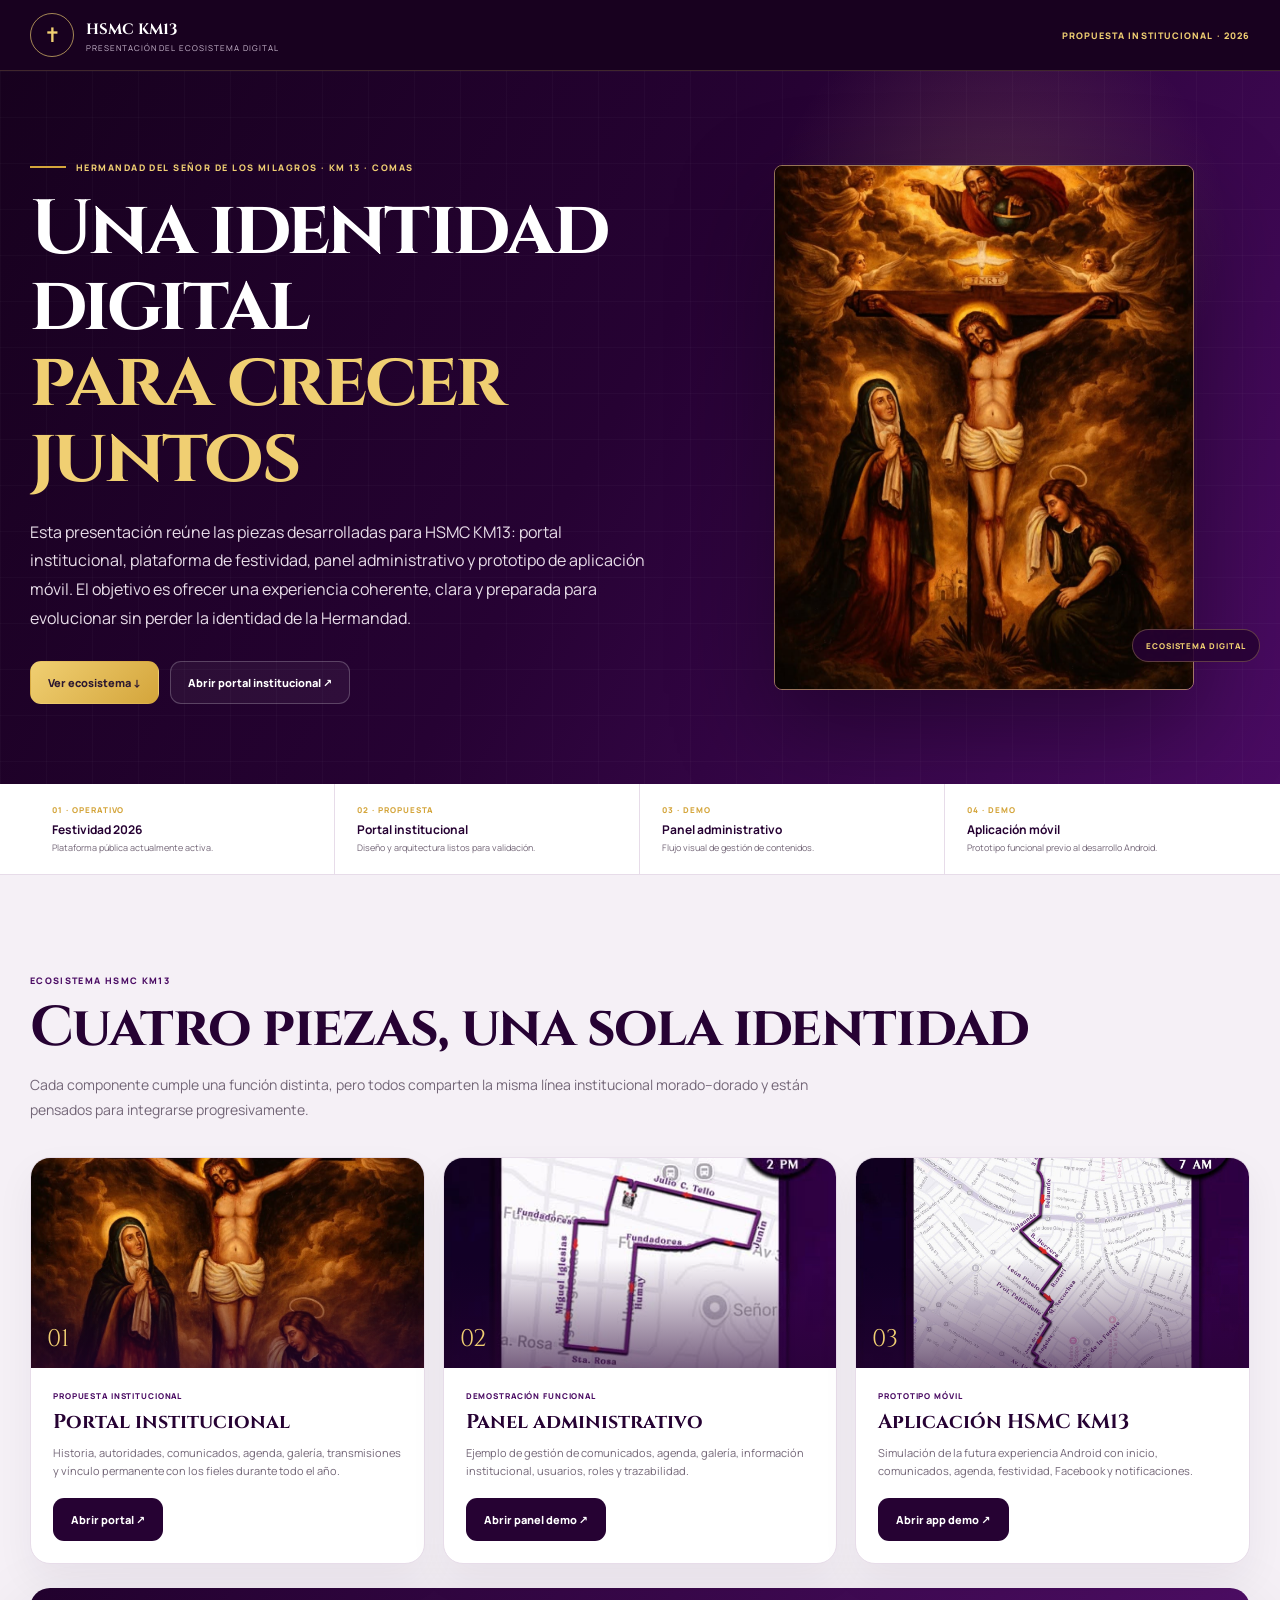
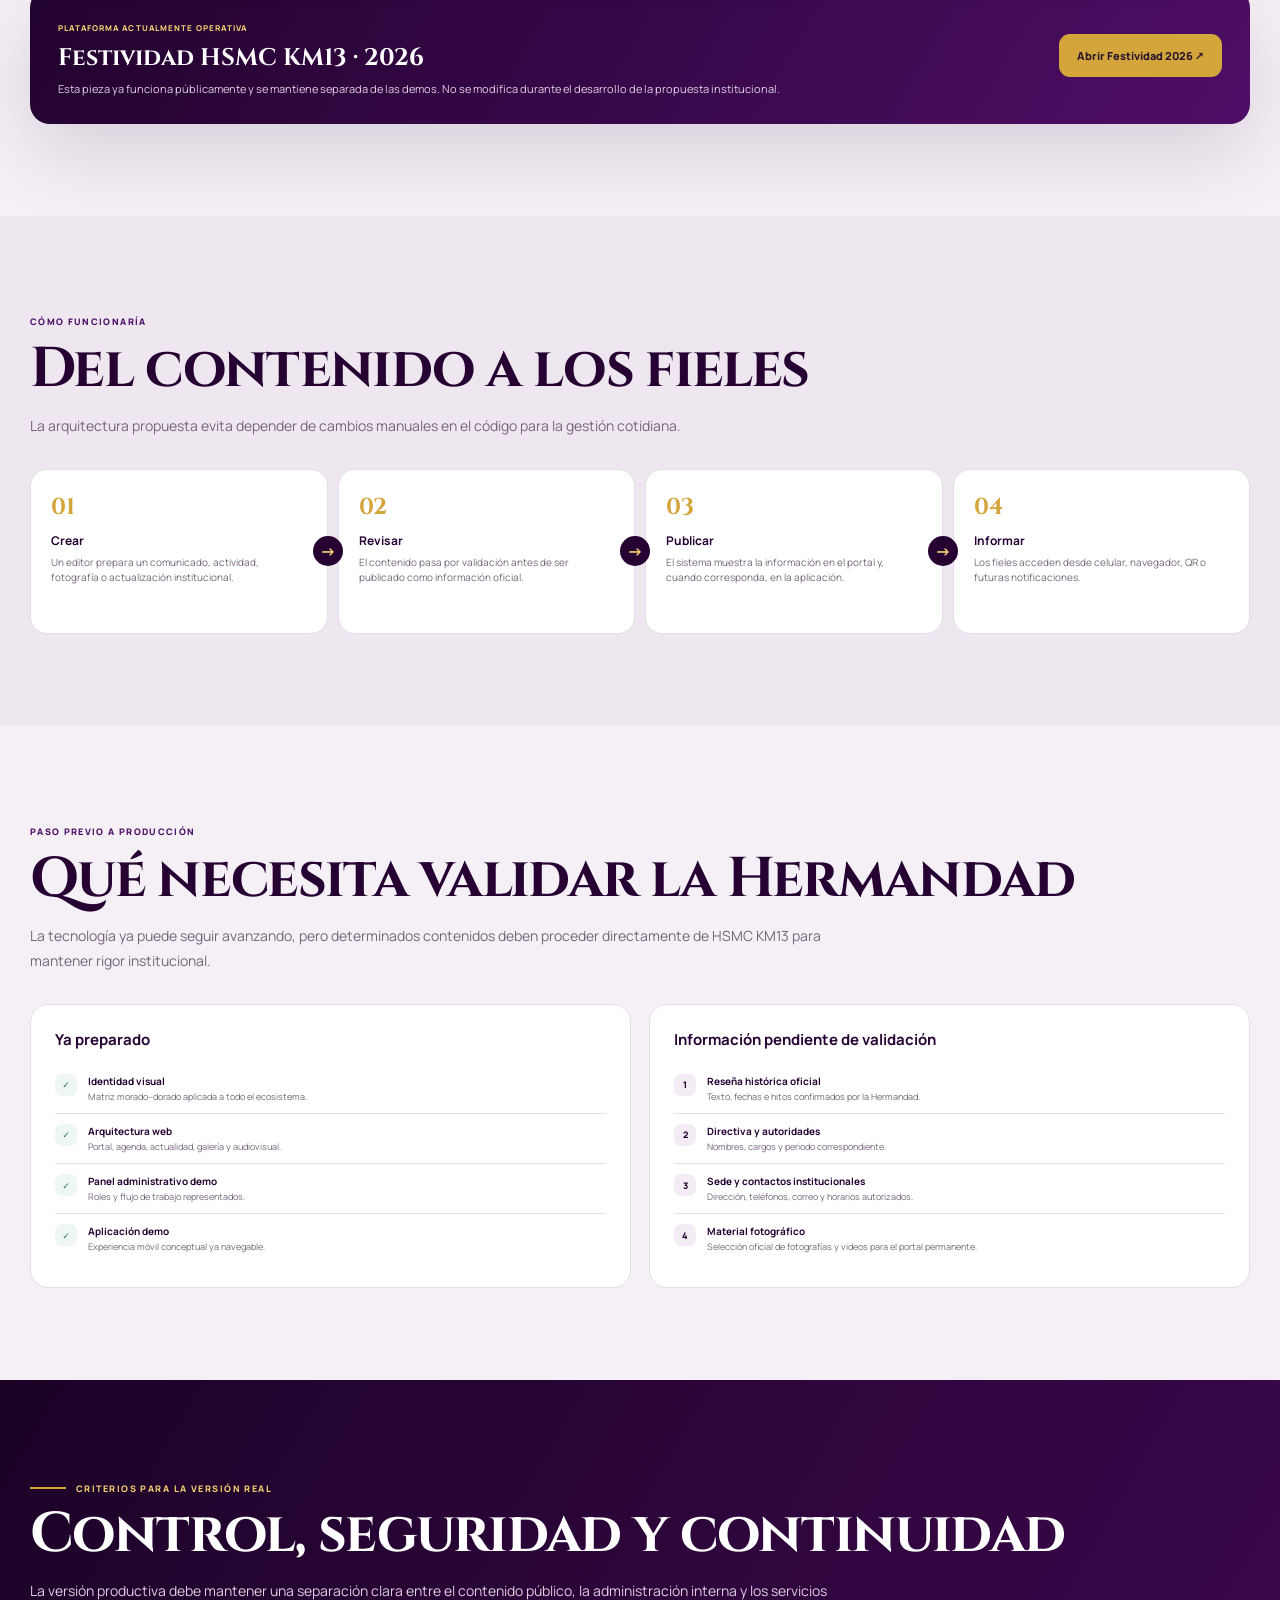
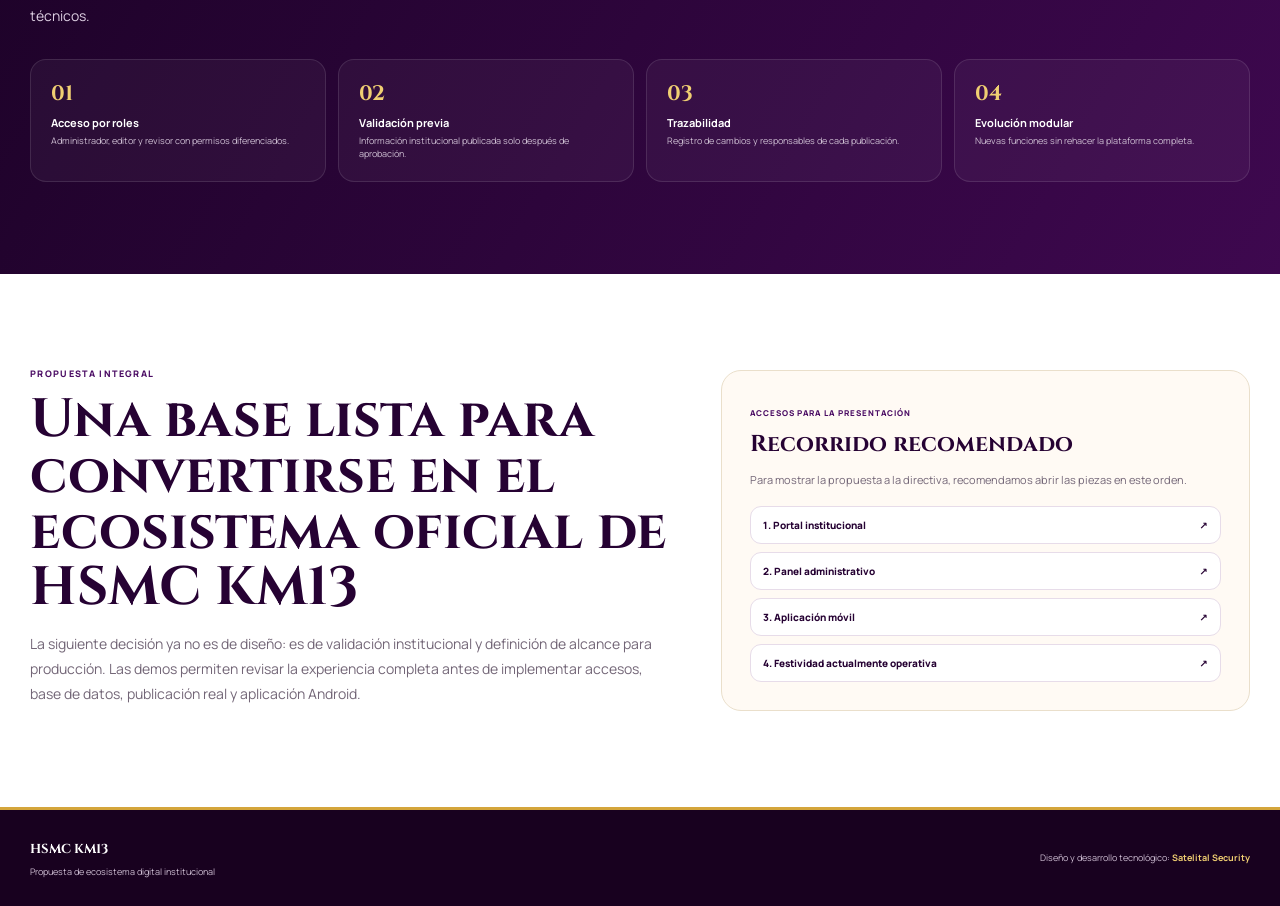
<file: presentacion.html>
<!doctype html>
<html lang="es">
<head>
<meta charset="utf-8">
<meta name="viewport" content="width=device-width,initial-scale=1,viewport-fit=cover">
<meta name="theme-color" content="#260233">
<title>HSMC KM13 | Presentación del Ecosistema Digital</title>
<meta name="description" content="Presentación ejecutiva del ecosistema digital propuesto para la Hermandad del Señor de los Milagros KM 13 – Comas.">
<link rel="preconnect" href="https://fonts.googleapis.com">
<link rel="preconnect" href="https://fonts.gstatic.com" crossorigin>
<link href="https://fonts.googleapis.com/css2?family=Cinzel:wght@600;700;800&family=Manrope:wght@400;500;600;700;800&display=swap" rel="stylesheet">
<style>
:root{
  --p:#260233;--p2:#4a0b63;--p3:#64147e;--g:#d4a53b;--g2:#f0cf72;
  --ink:#211629;--muted:#736677;--line:#e7dce9;--bg:#f5f0f6;--paper:#fff;--ivory:#fffaf4;
  --shadow:0 28px 80px rgba(38,2,51,.14);--max:1220px;
}
*{box-sizing:border-box}html{scroll-behavior:smooth}body{margin:0;background:var(--bg);color:var(--ink);font-family:Manrope,system-ui,sans-serif;-webkit-font-smoothing:antialiased}a{color:inherit}.container{width:min(var(--max),calc(100% - 40px));margin:auto}.top{background:#18011f;color:#fff;border-bottom:1px solid rgba(240,207,114,.18)}.top-in{min-height:70px;display:flex;align-items:center;justify-content:space-between;gap:20px}.brand{display:flex;gap:12px;align-items:center}.mark{width:44px;height:44px;border:1px solid rgba(240,207,114,.65);border-radius:50%;display:grid;place-items:center;color:var(--g2);font-family:Cinzel,serif;font-size:20px}.brand strong{font-family:Cinzel,serif;font-size:15px}.brand span{display:block;color:#cbbad0;font-size:8px;letter-spacing:.12em;text-transform:uppercase;margin-top:2px}.top-note{font-size:9px;font-weight:900;letter-spacing:.12em;text-transform:uppercase;color:var(--g2)}.hero{position:relative;overflow:hidden;background:radial-gradient(circle at 78% 22%,rgba(240,207,114,.18),transparent 20%),linear-gradient(120deg,#17011e 0%,#260233 48%,#4a0b63 100%);color:#fff}.hero:before{content:"";position:absolute;inset:0;background-image:linear-gradient(rgba(255,255,255,.025) 1px,transparent 1px),linear-gradient(90deg,rgba(255,255,255,.025) 1px,transparent 1px);background-size:46px 46px}.hero-grid{position:relative;display:grid;grid-template-columns:1.08fr .92fr;gap:64px;align-items:center;min-height:690px;padding:80px 0}.eyebrow{display:inline-flex;align-items:center;gap:10px;color:var(--g2);font-size:9px;font-weight:900;letter-spacing:.16em;text-transform:uppercase}.eyebrow:before{content:"";width:36px;height:2px;background:var(--g)}.hero h1{font-family:Cinzel,serif;font-size:clamp(48px,6vw,82px);line-height:.99;letter-spacing:-.035em;margin:18px 0 22px}.hero h1 span{display:block;color:var(--g2)}.hero p{max-width:690px;color:#e8dde9;font-size:16px;line-height:1.8}.hero-actions{display:flex;gap:11px;flex-wrap:wrap;margin-top:28px}.btn{display:inline-flex;align-items:center;justify-content:center;gap:8px;padding:13px 17px;border-radius:11px;text-decoration:none;font-size:11px;font-weight:900;border:1px solid transparent}.btn-main{background:linear-gradient(135deg,var(--g2),var(--g));color:#2d1930}.btn-sec{border-color:rgba(255,255,255,.22);background:rgba(255,255,255,.05);color:#fff}.hero-art{position:relative;display:grid;place-items:center}.hero-art img{width:min(100%,420px);aspect-ratio:4/5;object-fit:cover;border-radius:8px;border:1px solid rgba(240,207,114,.55);box-shadow:0 38px 100px rgba(0,0,0,.35)}.hero-art:after{content:"ECOSISTEMA DIGITAL";position:absolute;right:-10px;bottom:28px;padding:10px 13px;border-radius:999px;background:rgba(38,2,51,.88);border:1px solid rgba(240,207,114,.28);color:var(--g2);font-size:8px;font-weight:900;letter-spacing:.12em}.status-band{background:#fff;border-bottom:1px solid var(--line)}.status-grid{display:grid;grid-template-columns:repeat(4,1fr)}.status{padding:20px 22px;border-right:1px solid var(--line)}.status:last-child{border-right:0}.status span{display:block;color:var(--g);font-size:8px;font-weight:900;letter-spacing:.12em;text-transform:uppercase}.status strong{display:block;margin-top:6px;color:var(--p);font-size:12px}.status small{display:block;color:var(--muted);font-size:9px;line-height:1.45;margin-top:3px}.section{padding:92px 0}.section.alt{background:#eee7f0}.kicker{color:var(--p2);font-size:9px;font-weight:900;letter-spacing:.15em;text-transform:uppercase}.section h2{font-family:Cinzel,serif;font-size:clamp(34px,4.5vw,56px);line-height:1.04;letter-spacing:-.03em;color:var(--p);margin:10px 0 16px}.lede{max-width:820px;color:var(--muted);font-size:14px;line-height:1.78}.suite{display:grid;grid-template-columns:repeat(3,1fr);gap:18px;margin-top:34px}.suite-card{background:#fff;border:1px solid var(--line);border-radius:20px;overflow:hidden;box-shadow:0 16px 38px rgba(38,2,51,.055);display:flex;flex-direction:column}.suite-visual{height:210px;position:relative;overflow:hidden;background:linear-gradient(135deg,#21022d,#52106a)}.suite-visual img{width:100%;height:100%;object-fit:cover}.suite-visual:after{content:"";position:absolute;inset:0;background:linear-gradient(180deg,transparent 48%,rgba(38,2,51,.62))}.suite-num{position:absolute;left:16px;bottom:13px;z-index:2;color:var(--g2);font-family:Cinzel,serif;font-size:24px}.suite-body{padding:22px;display:flex;flex-direction:column;flex:1}.suite-body small{color:var(--p2);font-size:8px;font-weight:900;letter-spacing:.11em;text-transform:uppercase}.suite-body h3{font-family:Cinzel,serif;color:var(--p);font-size:20px;margin:7px 0 9px}.suite-body p{color:var(--muted);font-size:11px;line-height:1.65;margin:0 0 18px}.suite-body .btn{margin-top:auto;align-self:flex-start;background:var(--p);color:#fff}.live-card{margin-top:24px;background:linear-gradient(120deg,#22022e,#4e0e66);color:#fff;border-radius:20px;padding:26px 28px;display:grid;grid-template-columns:1fr auto;gap:24px;align-items:center;box-shadow:var(--shadow)}.live-card span{color:var(--g2);font-size:8px;font-weight:900;letter-spacing:.13em;text-transform:uppercase}.live-card h3{font-family:Cinzel,serif;font-size:24px;margin:6px 0}.live-card p{color:#dfd1e3;font-size:11px;line-height:1.6;margin:0}.live-card .btn{background:var(--g);color:#2a172d}.flow{display:grid;grid-template-columns:repeat(4,1fr);gap:10px;margin-top:30px}.flow-item{position:relative;background:#fff;border:1px solid var(--line);border-radius:17px;padding:22px 20px;min-height:165px}.flow-item:not(:last-child):after{content:"→";position:absolute;right:-16px;top:50%;transform:translateY(-50%);z-index:4;width:30px;height:30px;border-radius:50%;background:var(--p);color:var(--g2);display:grid;place-items:center;font-weight:900}.flow-item b{font-family:Cinzel,serif;color:var(--g);font-size:23px}.flow-item strong{display:block;color:var(--p);font-size:12px;margin-top:9px}.flow-item p{color:var(--muted);font-size:10px;line-height:1.55;margin:6px 0 0}.approval-grid{display:grid;grid-template-columns:1fr 1fr;gap:18px;margin-top:30px}.approval-card{background:#fff;border:1px solid var(--line);border-radius:18px;padding:24px}.approval-card h3{color:var(--p);font-size:15px;margin:0 0 14px}.check{display:grid;grid-template-columns:24px 1fr;gap:9px;padding:10px 0;border-top:1px solid var(--line)}.check:first-of-type{border-top:0}.check i{width:22px;height:22px;border-radius:7px;display:grid;place-items:center;background:#f3ecf5;color:var(--p);font-style:normal;font-size:9px;font-weight:900}.check.done i{background:#eef7f2;color:#31765a}.check b{display:block;color:var(--p);font-size:10px}.check span{display:block;color:var(--muted);font-size:9px;line-height:1.45;margin-top:2px}.security{background:linear-gradient(120deg,#1c0227,#3e084f);color:#fff}.security .section h2{color:#fff}.security .lede{color:#ddcfe2}.security-grid{display:grid;grid-template-columns:repeat(4,1fr);gap:12px;margin-top:30px}.security-item{padding:20px;border:1px solid rgba(255,255,255,.11);background:rgba(255,255,255,.045);border-radius:16px}.security-item b{display:block;color:var(--g2);font-family:Cinzel,serif;font-size:21px}.security-item strong{display:block;margin-top:7px;font-size:11px}.security-item span{display:block;color:#cdbed2;font-size:9px;line-height:1.5;margin-top:4px}.final{padding:86px 0;background:#fff}.final-wrap{display:grid;grid-template-columns:1.1fr .9fr;gap:44px;align-items:center}.final-card{background:var(--ivory);border:1px solid #eadfcb;border-radius:20px;padding:28px}.final-card small{color:var(--p2);font-size:8px;font-weight:900;letter-spacing:.12em;text-transform:uppercase}.final-card h3{font-family:Cinzel,serif;color:var(--p);font-size:23px;margin:8px 0}.final-card p{color:var(--muted);font-size:11px;line-height:1.65}.final-links{display:grid;gap:8px;margin-top:17px}.final-links a{display:flex;align-items:center;justify-content:space-between;gap:12px;padding:11px 12px;border:1px solid var(--line);border-radius:11px;background:#fff;text-decoration:none;color:var(--p);font-size:10px;font-weight:900}.footer{background:#18011f;color:#cdbdd2;padding:26px 0;border-top:3px solid var(--g)}.footer-in{display:flex;justify-content:space-between;gap:20px;align-items:center;flex-wrap:wrap}.footer strong{font-family:Cinzel,serif;color:#fff;font-size:13px}.footer span{font-size:9px}.footer b{color:var(--g2)}
@media(max-width:980px){.hero-grid,.final-wrap{grid-template-columns:1fr}.hero-art{min-height:480px}.suite{grid-template-columns:1fr}.flow{grid-template-columns:1fr 1fr}.flow-item:nth-child(2):after{display:none}.status-grid{grid-template-columns:1fr 1fr}.status:nth-child(2){border-right:0}.status:nth-child(-n+2){border-bottom:1px solid var(--line)}.security-grid{grid-template-columns:1fr 1fr}}
@media(max-width:620px){.container{width:min(100% - 28px,var(--max))}.top-in{min-height:62px}.top-note{display:none}.hero-grid{padding:54px 0 64px;min-height:auto}.hero h1{font-size:42px}.hero p{font-size:14px}.hero-actions{display:grid}.btn{width:100%}.hero-art{min-height:380px}.hero-art img{width:290px}.hero-art:after{right:8px;bottom:16px}.status-grid{grid-template-columns:1fr}.status{border-right:0!important;border-bottom:1px solid var(--line)!important}.status:last-child{border-bottom:0!important}.section{padding:68px 0}.flow{grid-template-columns:1fr}.flow-item:after{display:none!important}.approval-grid,.security-grid{grid-template-columns:1fr}.live-card{grid-template-columns:1fr}.live-card .btn{width:100%}.footer-in{display:grid;text-align:center;justify-items:center}}
</style>
</head>
<body>
<header class="top">
  <div class="container top-in">
    <div class="brand"><div class="mark">✝</div><div><strong>HSMC KM13</strong><span>Presentación del ecosistema digital</span></div></div>
    <div class="top-note">Propuesta institucional · 2026</div>
  </div>
</header>

<section class="hero">
  <div class="container hero-grid">
    <div>
      <span class="eyebrow">Hermandad del Señor de los Milagros · KM 13 · Comas</span>
      <h1>Una identidad digital <span>para crecer juntos</span></h1>
      <p>Esta presentación reúne las piezas desarrolladas para HSMC KM13: portal institucional, plataforma de festividad, panel administrativo y prototipo de aplicación móvil. El objetivo es ofrecer una experiencia coherente, clara y preparada para evolucionar sin perder la identidad de la Hermandad.</p>
      <div class="hero-actions">
        <a class="btn btn-main" href="#ecosistema">Ver ecosistema ↓</a>
        <a class="btn btn-sec" href="institucional.html" target="_blank" rel="noopener noreferrer">Abrir portal institucional ↗</a>
      </div>
    </div>
    <div class="hero-art"><img src="assets/lienzo-oficial-hsmc.png" alt="Lienzo oficial del Señor de los Milagros de Comas"></div>
  </div>
</section>

<section class="status-band">
  <div class="container status-grid">
    <div class="status"><span>01 · Operativo</span><strong>Festividad 2026</strong><small>Plataforma pública actualmente activa.</small></div>
    <div class="status"><span>02 · Propuesta</span><strong>Portal institucional</strong><small>Diseño y arquitectura listos para validación.</small></div>
    <div class="status"><span>03 · Demo</span><strong>Panel administrativo</strong><small>Flujo visual de gestión de contenidos.</small></div>
    <div class="status"><span>04 · Demo</span><strong>Aplicación móvil</strong><small>Prototipo funcional previo al desarrollo Android.</small></div>
  </div>
</section>

<main>
<section class="section" id="ecosistema">
  <div class="container">
    <span class="kicker">Ecosistema HSMC KM13</span>
    <h2>Cuatro piezas, una sola identidad</h2>
    <p class="lede">Cada componente cumple una función distinta, pero todos comparten la misma línea institucional morado–dorado y están pensados para integrarse progresivamente.</p>
    <div class="suite">
      <article class="suite-card">
        <div class="suite-visual"><img src="assets/lienzo-oficial-hsmc.png" alt="Portal institucional HSMC KM13"><span class="suite-num">01</span></div>
        <div class="suite-body"><small>Propuesta institucional</small><h3>Portal institucional</h3><p>Historia, autoridades, comunicados, agenda, galería, transmisiones y vínculo permanente con los fieles durante todo el año.</p><a class="btn" href="institucional.html" target="_blank" rel="noopener noreferrer">Abrir portal ↗</a></div>
      </article>
      <article class="suite-card">
        <div class="suite-visual"><img src="assets/recorrido-08-octubre.png" alt="Panel administrativo HSMC KM13"><span class="suite-num">02</span></div>
        <div class="suite-body"><small>Demostración funcional</small><h3>Panel administrativo</h3><p>Ejemplo de gestión de comunicados, agenda, galería, información institucional, usuarios, roles y trazabilidad.</p><a class="btn" href="admin-demo.html" target="_blank" rel="noopener noreferrer">Abrir panel demo ↗</a></div>
      </article>
      <article class="suite-card">
        <div class="suite-visual"><img src="assets/recorrido-17-octubre.png" alt="Aplicación móvil HSMC KM13"><span class="suite-num">03</span></div>
        <div class="suite-body"><small>Prototipo móvil</small><h3>Aplicación HSMC KM13</h3><p>Simulación de la futura experiencia Android con inicio, comunicados, agenda, festividad, Facebook y notificaciones.</p><a class="btn" href="app-demo.html" target="_blank" rel="noopener noreferrer">Abrir app demo ↗</a></div>
      </article>
    </div>

    <div class="live-card">
      <div><span>Plataforma actualmente operativa</span><h3>Festividad HSMC KM13 · 2026</h3><p>Esta pieza ya funciona públicamente y se mantiene separada de las demos. No se modifica durante el desarrollo de la propuesta institucional.</p></div>
      <a class="btn" href="https://festividad-hsmc-km13.pages.dev/" target="_blank" rel="noopener noreferrer">Abrir Festividad 2026 ↗</a>
    </div>
  </div>
</section>

<section class="section alt">
  <div class="container">
    <span class="kicker">Cómo funcionaría</span>
    <h2>Del contenido a los fieles</h2>
    <p class="lede">La arquitectura propuesta evita depender de cambios manuales en el código para la gestión cotidiana.</p>
    <div class="flow">
      <div class="flow-item"><b>01</b><strong>Crear</strong><p>Un editor prepara un comunicado, actividad, fotografía o actualización institucional.</p></div>
      <div class="flow-item"><b>02</b><strong>Revisar</strong><p>El contenido pasa por validación antes de ser publicado como información oficial.</p></div>
      <div class="flow-item"><b>03</b><strong>Publicar</strong><p>El sistema muestra la información en el portal y, cuando corresponda, en la aplicación.</p></div>
      <div class="flow-item"><b>04</b><strong>Informar</strong><p>Los fieles acceden desde celular, navegador, QR o futuras notificaciones.</p></div>
    </div>
  </div>
</section>

<section class="section">
  <div class="container">
    <span class="kicker">Paso previo a producción</span>
    <h2>Qué necesita validar la Hermandad</h2>
    <p class="lede">La tecnología ya puede seguir avanzando, pero determinados contenidos deben proceder directamente de HSMC KM13 para mantener rigor institucional.</p>
    <div class="approval-grid">
      <div class="approval-card">
        <h3>Ya preparado</h3>
        <div class="check done"><i>✓</i><div><b>Identidad visual</b><span>Matriz morado–dorado aplicada a todo el ecosistema.</span></div></div>
        <div class="check done"><i>✓</i><div><b>Arquitectura web</b><span>Portal, agenda, actualidad, galería y audiovisual.</span></div></div>
        <div class="check done"><i>✓</i><div><b>Panel administrativo demo</b><span>Roles y flujo de trabajo representados.</span></div></div>
        <div class="check done"><i>✓</i><div><b>Aplicación demo</b><span>Experiencia móvil conceptual ya navegable.</span></div></div>
      </div>
      <div class="approval-card">
        <h3>Información pendiente de validación</h3>
        <div class="check"><i>1</i><div><b>Reseña histórica oficial</b><span>Texto, fechas e hitos confirmados por la Hermandad.</span></div></div>
        <div class="check"><i>2</i><div><b>Directiva y autoridades</b><span>Nombres, cargos y periodo correspondiente.</span></div></div>
        <div class="check"><i>3</i><div><b>Sede y contactos institucionales</b><span>Dirección, teléfonos, correo y horarios autorizados.</span></div></div>
        <div class="check"><i>4</i><div><b>Material fotográfico</b><span>Selección oficial de fotografías y videos para el portal permanente.</span></div></div>
      </div>
    </div>
  </div>
</section>

<section class="security">
  <div class="section">
    <div class="container">
      <span class="eyebrow">Criterios para la versión real</span>
      <h2>Control, seguridad y continuidad</h2>
      <p class="lede">La versión productiva debe mantener una separación clara entre el contenido público, la administración interna y los servicios técnicos.</p>
      <div class="security-grid">
        <div class="security-item"><b>01</b><strong>Acceso por roles</strong><span>Administrador, editor y revisor con permisos diferenciados.</span></div>
        <div class="security-item"><b>02</b><strong>Validación previa</strong><span>Información institucional publicada solo después de aprobación.</span></div>
        <div class="security-item"><b>03</b><strong>Trazabilidad</strong><span>Registro de cambios y responsables de cada publicación.</span></div>
        <div class="security-item"><b>04</b><strong>Evolución modular</strong><span>Nuevas funciones sin rehacer la plataforma completa.</span></div>
      </div>
    </div>
  </div>
</section>

<section class="final">
  <div class="container final-wrap">
    <div>
      <span class="kicker">Propuesta integral</span>
      <h2 style="font-family:Cinzel,serif;color:var(--p);font-size:clamp(34px,4.4vw,54px);line-height:1.04;margin:10px 0 16px">Una base lista para convertirse en el ecosistema oficial de HSMC KM13</h2>
      <p class="lede">La siguiente decisión ya no es de diseño: es de validación institucional y definición de alcance para producción. Las demos permiten revisar la experiencia completa antes de implementar accesos, base de datos, publicación real y aplicación Android.</p>
    </div>
    <aside class="final-card">
      <small>Accesos para la presentación</small>
      <h3>Recorrido recomendado</h3>
      <p>Para mostrar la propuesta a la directiva, recomendamos abrir las piezas en este orden.</p>
      <div class="final-links">
        <a href="institucional.html" target="_blank" rel="noopener noreferrer"><span>1. Portal institucional</span><b>↗</b></a>
        <a href="admin-demo.html" target="_blank" rel="noopener noreferrer"><span>2. Panel administrativo</span><b>↗</b></a>
        <a href="app-demo.html" target="_blank" rel="noopener noreferrer"><span>3. Aplicación móvil</span><b>↗</b></a>
        <a href="https://festividad-hsmc-km13.pages.dev/" target="_blank" rel="noopener noreferrer"><span>4. Festividad actualmente operativa</span><b>↗</b></a>
      </div>
    </aside>
  </div>
</section>
</main>

<footer class="footer">
  <div class="container footer-in">
    <div><strong>HSMC KM13</strong><br><span>Propuesta de ecosistema digital institucional</span></div>
    <span>Diseño y desarrollo tecnológico: <b>Satelital Security</b></span>
  </div>
</footer>
</body>
</html>
</file>
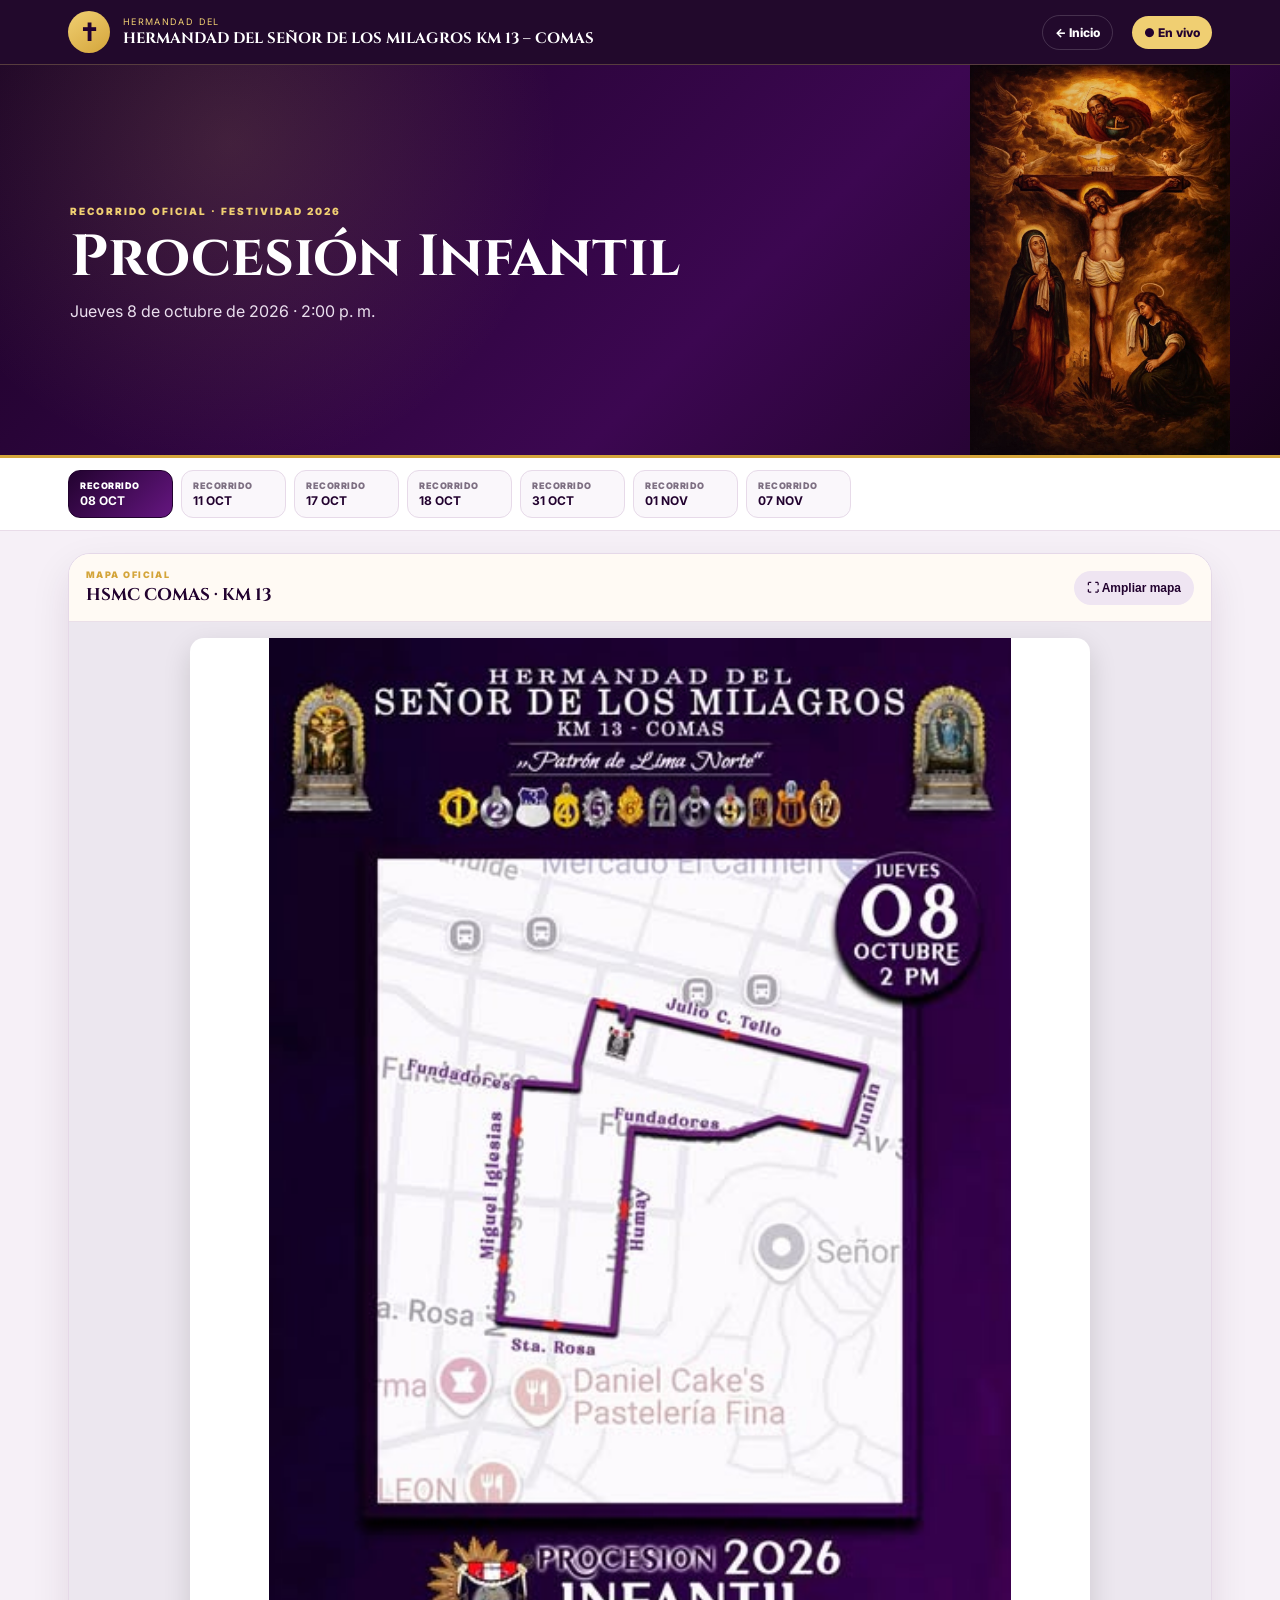
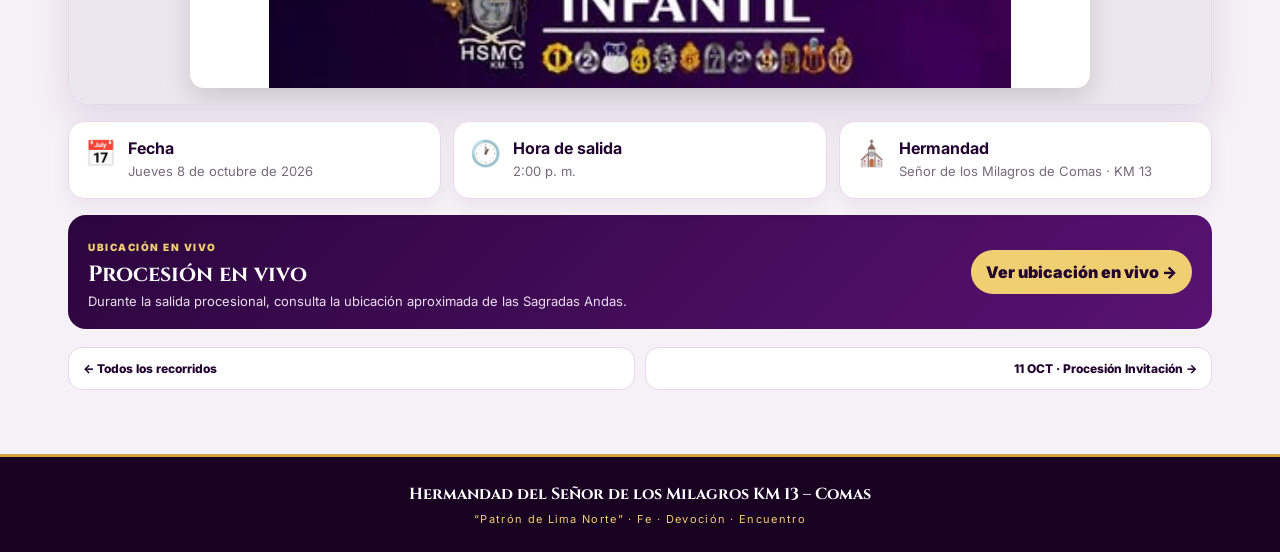
<file: route.html>
<!doctype html>
<html lang="es">
<head>
  <meta charset="utf-8">
  <meta name="viewport" content="width=device-width,initial-scale=1,viewport-fit=cover">
  <meta name="theme-color" content="#22022f">
  <title>Recorrido oficial | HSMC Comas</title>
  <meta name="description" content="Recorrido procesional oficial de la Hermandad del Señor de los Milagros de Comas KM 13.">
  <meta property="og:type" content="website">
  <meta property="og:locale" content="es_PE">
  <meta property="og:title" content="Recorridos oficiales 2026 · HSMC Comas">
  <meta property="og:description" content="Consulta los recorridos oficiales de la Hermandad del Señor de los Milagros de Comas KM 13.">
  <meta property="og:url" content="https://satelitalsecurity.github.io/Festividad-HSMC-KM13/route.html">
  <meta property="og:image" content="https://satelitalsecurity.github.io/Festividad-HSMC-KM13/assets/lienzo-oficial-hsmc.png">
  <meta name="twitter:card" content="summary_large_image">
  <link rel="preconnect" href="https://fonts.googleapis.com">
  <link rel="preconnect" href="https://fonts.gstatic.com" crossorigin>
  <link href="https://fonts.googleapis.com/css2?family=Cinzel:wght@600;700;800&family=Inter:wght@400;500;600;700&display=swap" rel="stylesheet">
  <style>
    :root{--p:#22022f;--p2:#4b0b63;--p3:#651680;--g:#d4a53b;--g2:#f0cf72;--cream:#fffaf4;--ink:#211629;--muted:#75697a}
    *{box-sizing:border-box}html{scroll-behavior:smooth}body{margin:0;font-family:Inter,Arial,sans-serif;background:#f6f0f7;color:var(--ink)}a{text-decoration:none;color:inherit}img{display:block;max-width:100%}
    .top{position:sticky;top:0;z-index:40;background:rgba(27,2,38,.97);backdrop-filter:blur(10px);border-bottom:1px solid rgba(240,207,114,.26);color:#fff}
    .topin{max-width:1180px;margin:auto;padding:11px 18px;display:flex;align-items:center;gap:13px}
    .seal{width:42px;height:42px;border-radius:50%;display:grid;place-items:center;background:linear-gradient(145deg,var(--g2),var(--g));color:var(--p);font-size:24px;font-weight:900;flex:0 0 42px}
    .brand{min-width:0;flex:1}.brand span{display:block;font-size:9px;letter-spacing:.15em;color:var(--g2)}.brand strong{font-family:Cinzel,serif;font-size:15px;white-space:normal;line-height:1.25}.home,.live{margin-left:auto;padding:9px 12px;border-radius:999px;font-size:12px;font-weight:800}.home{border:1px solid rgba(255,255,255,.16)}.live{margin-left:6px;background:var(--g2);color:var(--p)}
    .hero{background:radial-gradient(circle at 18% 20%,rgba(240,207,114,.14),transparent 30%),linear-gradient(135deg,#1b0226,#3c0751 58%,#17011f);color:#fff;border-bottom:3px solid var(--g)}
    .hero-in{max-width:1180px;margin:auto;display:grid;grid-template-columns:1fr 260px;min-height:300px}.hero-copy{padding:44px 20px;align-self:center}.eyebrow{font-size:10px;letter-spacing:.2em;color:var(--g2);font-weight:900}.hero h1{font-family:Cinzel,serif;font-size:clamp(34px,4.8vw,58px);line-height:1.07;margin:8px 0 12px}.hero p{margin:0;color:#eadfee;font-size:16px}.hero-img{position:relative;overflow:hidden;background:#120119}.hero-img img{width:100%;height:100%;object-fit:cover}.hero-img:after{content:"";position:absolute;inset:0;background:linear-gradient(90deg,rgba(27,2,38,.22),transparent)}
    .date-strip{background:#fff;border-bottom:1px solid #e9dce9}.date-in{max-width:1180px;margin:auto;display:flex;gap:8px;overflow-x:auto;padding:12px 18px}.date-btn{min-width:105px;padding:9px 11px;border:1px solid #e7dae9;border-radius:12px;background:#faf7fb;display:grid;gap:2px}.date-btn span{font-size:9px;color:#7e7083;font-weight:900;letter-spacing:.06em}.date-btn strong{font-size:12px;color:var(--p)}.date-btn.active{background:linear-gradient(135deg,var(--p),var(--p3));border-color:var(--p)}.date-btn.active span,.date-btn.active strong{color:#fff}
    .main{max-width:1180px;margin:auto;padding:22px 18px 64px}.mapcard{background:#fff;border:1px solid #e5d8e8;border-radius:22px;overflow:hidden;box-shadow:0 16px 38px rgba(46,6,63,.1)}.maphead{padding:15px 17px;display:flex;align-items:center;gap:14px;background:#fffaf4;border-bottom:1px solid #eadfe8}.maphead div:first-child{flex:1}.maphead span,.maphead strong{display:block}.maphead span{font-size:9px;letter-spacing:.16em;color:var(--g);font-weight:900}.maphead strong{font-family:Cinzel,serif;color:var(--p);font-size:17px;margin-top:3px}.view-btn{padding:10px 13px;border-radius:999px;background:#efe5f2;color:var(--p);font-weight:900;font-size:12px;border:0;cursor:pointer}
    .poster-wrap{background:#ece7ef;padding:16px;display:grid;place-items:center}.poster{width:min(100%,900px);max-height:1050px;object-fit:contain;border-radius:14px;box-shadow:0 10px 28px rgba(0,0,0,.14);cursor:zoom-in;background:#fff}
    .info{display:grid;grid-template-columns:repeat(3,1fr);gap:12px;margin-top:16px}.info article{background:#fff;border:1px solid #e8dbe9;border-radius:16px;padding:16px;display:flex;gap:12px;align-items:flex-start;box-shadow:0 8px 20px rgba(48,8,66,.05)}.ico{font-size:25px}.info b{color:var(--p)}.info p{margin:4px 0 0;color:var(--muted);font-size:13px;line-height:1.5}
    .livecard{margin-top:16px;border-radius:18px;background:linear-gradient(135deg,#2c053e,#591272);color:#fff;padding:20px;display:flex;justify-content:space-between;align-items:center;gap:18px}.livecard span{font-size:10px;color:var(--g2);font-weight:900;letter-spacing:.15em}.livecard h2{font-family:Cinzel,serif;margin:5px 0 4px;font-size:22px}.livecard p{margin:0;color:#eadfee;font-size:13px}.livecard a{padding:12px 15px;border-radius:999px;background:var(--g2);color:var(--p);font-weight:900;white-space:nowrap}
    .pager{margin-top:18px;display:grid;grid-template-columns:1fr 1fr;gap:10px}.pager a{background:#fff;border:1px solid #e5d9e7;border-radius:14px;padding:13px 14px;font-size:12px;font-weight:800;color:var(--p)}.pager a:last-child{text-align:right}
    footer{text-align:center;background:#190122;color:#fff;border-top:3px solid var(--g);padding:26px 18px;display:grid;gap:7px}footer strong{font-family:Cinzel,serif}footer span{font-size:11px;letter-spacing:.12em;color:var(--g2)}
    .modal{position:fixed;inset:0;z-index:100;background:rgba(10,0,14,.94);display:none;align-items:center;justify-content:center;padding:20px}.modal.open{display:flex}.modal img{max-width:96vw;max-height:92vh;object-fit:contain}.close{position:absolute;top:16px;right:16px;width:42px;height:42px;border-radius:50%;border:1px solid rgba(255,255,255,.25);background:rgba(255,255,255,.08);color:#fff;font-size:25px;cursor:pointer}
    @media(max-width:760px){.topin{display:grid;grid-template-columns:38px minmax(0,1fr) 38px 38px;gap:7px;padding:9px 10px}.seal{width:38px;height:38px;flex-basis:38px;font-size:21px}.brand span{font-size:7px;letter-spacing:.1em}.brand strong{font-size:9.8px;line-height:1.18}.home,.live{margin:0;width:38px;height:36px;padding:0;display:grid;place-items:center;border-radius:11px}.home{font-size:0}.home:after{content:"←";font-size:17px}.live{font-size:0}.live:after{content:"●";font-size:14px}.hero-in{grid-template-columns:1fr}.hero-copy{text-align:center}.hero-img{min-height:260px}.maphead{align-items:flex-start;flex-direction:column}.poster-wrap{padding:8px}.info{grid-template-columns:1fr}.livecard{flex-direction:column;text-align:center}.pager{grid-template-columns:1fr}.pager a,.pager a:last-child{text-align:center}}
  </style>

<style>
  .mobile-dock{display:none}
  @media(max-width:760px){
    body{padding-bottom:72px}
    .mobile-dock{position:fixed;left:10px;right:10px;bottom:10px;z-index:90;display:grid;grid-template-columns:repeat(3,1fr);gap:4px;padding:6px;background:rgba(28,2,39,.94);backdrop-filter:blur(12px);border:1px solid rgba(240,207,114,.28);border-radius:18px;box-shadow:0 12px 34px rgba(0,0,0,.28)}
    .mobile-dock a,.mobile-dock button{border:0;background:transparent;color:#f4eaf6;border-radius:12px;padding:8px 4px;font:inherit;font-size:10px;font-weight:800;text-align:center;cursor:pointer}
    .mobile-dock a b,.mobile-dock button b{display:block;font-size:19px;line-height:1.15;margin-bottom:2px}
    .mobile-dock .dock-live,.mobile-dock .dock-current{background:linear-gradient(145deg,#f0cf72,#d4a53b);color:#260233}
  }
  </style>
</head>
<body>
<header class="top">
  <div class="topin">
    <div class="seal">✝</div>
    <div class="brand"><span>HERMANDAD DEL</span><strong>HERMANDAD DEL SEÑOR DE LOS MILAGROS KM 13 – COMAS</strong></div>
    <a class="home" href="index.html">← Inicio</a>
    <a class="live" href="map.html">● En vivo</a>
  </div>
</header>

<section class="hero">
  <div class="hero-in">
    <div class="hero-copy">
      <span class="eyebrow">RECORRIDO OFICIAL · FESTIVIDAD 2026</span>
      <h1 id="routeTitle">Procesión</h1>
      <p id="routeMeta">Fecha y hora</p>
    </div>
    <div class="hero-img"><img src="assets/lienzo-oficial-hsmc.png" alt="Lienzo oficial del Señor de los Milagros de Comas"></div>
  </div>
</section>

<nav class="date-strip" aria-label="Seleccionar recorrido">
  <div class="date-in" id="dateNav"></div>
</nav>

<main class="main">
  <section class="mapcard">
    <div class="maphead">
      <div><span>MAPA OFICIAL</span><strong id="routeLabel">HSMC COMAS · KM 13</strong></div>
      <button class="view-btn" type="button" onclick="openPoster()">⛶ Ampliar mapa</button>
    </div>
    <div class="poster-wrap"><img id="routeImage" class="poster" src="" alt="Mapa del recorrido procesional" onclick="openPoster()"></div>
  </section>

  <section class="info">
    <article><div class="ico">📅</div><div><b>Fecha</b><p id="routeDate">—</p></div></article>
    <article><div class="ico">🕐</div><div><b>Hora de salida</b><p id="routeTime">—</p></div></article>
    <article><div class="ico">⛪</div><div><b>Hermandad</b><p>Señor de los Milagros de Comas · KM 13</p></div></article>
  </section>

  <section class="livecard">
    <div><span>UBICACIÓN EN VIVO</span><h2>Procesión en vivo</h2><p>Durante la salida procesional, consulta la ubicación aproximada de las Sagradas Andas.</p></div>
    <a href="map.html">Ver ubicación en vivo →</a>
  </section>

  <nav class="pager">
    <a id="prevRoute" href="index.html#recorridos">← Recorrido anterior</a>
    <a id="nextRoute" href="index.html#recorridos">Siguiente recorrido →</a>
  </nav>
</main>

<footer><strong>Hermandad del Señor de los Milagros KM 13 – Comas</strong><span>“Patrón de Lima Norte” · Fe · Devoción · Encuentro</span></footer>

<div class="modal" id="posterModal" onclick="closePoster(event)">
  <button class="close" type="button" aria-label="Cerrar" onclick="closePoster(event)">×</button>
  <img id="modalImage" src="" alt="Mapa oficial ampliado">
</div>

<script>
const routeList=[
 {key:"2026-10-08",short:"08 OCT",title:"Procesión Infantil",date:"Jueves 8 de octubre de 2026",time:"2:00 p. m.",img:"assets/recorrido-08-octubre.png"},
 {key:"2026-10-11",short:"11 OCT",title:"Procesión Invitación",date:"Domingo 11 de octubre de 2026",time:"12:00 m.",img:"assets/recorrido-11-octubre.png"},
 {key:"2026-10-17",short:"17 OCT",title:"Procesión Extraordinaria · Primer día",date:"Sábado 17 de octubre de 2026",time:"7:00 a. m.",img:"assets/recorrido-17-octubre.png"},
 {key:"2026-10-18",short:"18 OCT",title:"Procesión Extraordinaria · Segundo día",date:"Domingo 18 de octubre de 2026",time:"9:00 a. m.",img:"assets/recorrido-18-octubre.png"},
 {key:"2026-10-31",short:"31 OCT",title:"Procesión 2026 · Primer día",date:"Sábado 31 de octubre de 2026",time:"7:00 a. m.",img:"assets/recorrido-31-octubre.png"},
 {key:"2026-11-01",short:"01 NOV",title:"Procesión 2026 · Segundo día",date:"Domingo 1 de noviembre de 2026",time:"7:00 a. m.",img:"assets/recorrido-01-noviembre.png"},
 {key:"2026-11-07",short:"07 NOV",title:"Procesión 2026 · Tercer y último día",date:"Sábado 7 de noviembre de 2026",time:"7:00 a. m.",img:"assets/recorrido-07-noviembre.png"}
];
const requested=new URLSearchParams(location.search).get("date")||routeList[0].key;
let index=routeList.findIndex(x=>x.key===requested);if(index<0)index=0;
const r=routeList[index];

document.getElementById("routeTitle").textContent=r.title;
document.getElementById("routeMeta").textContent=r.date+" · "+r.time;
document.getElementById("routeDate").textContent=r.date;
document.getElementById("routeTime").textContent=r.time;
document.getElementById("routeImage").src=r.img;
document.getElementById("routeImage").alt="Recorrido oficial: "+r.title;
document.getElementById("modalImage").src=r.img;
document.title=r.title+" | HSMC Comas";

document.getElementById("dateNav").innerHTML=routeList.map(x =>
  '<a class="date-btn '+(x.key===r.key?'active':'')+'" href="route.html?date='+x.key+'"><span>RECORRIDO</span><strong>'+x.short+'</strong></a>'
).join("");

const prev=document.getElementById("prevRoute"), next=document.getElementById("nextRoute");
if(index>0){prev.href="route.html?date="+routeList[index-1].key;prev.textContent="← "+routeList[index-1].short+" · "+routeList[index-1].title}else{prev.href="index.html#recorridos";prev.textContent="← Todos los recorridos"}
if(index<routeList.length-1){next.href="route.html?date="+routeList[index+1].key;next.textContent=routeList[index+1].short+" · "+routeList[index+1].title+" →"}else{next.href="index.html#recorridos";next.textContent="Todos los recorridos →"}

function openPoster(){document.getElementById("posterModal").classList.add("open");document.body.style.overflow="hidden"}
function closePoster(e){if(e.target.id==="posterModal"||e.target.classList.contains("close")){document.getElementById("posterModal").classList.remove("open");document.body.style.overflow=""}}
document.addEventListener("keydown",e=>{if(e.key==="Escape"){document.getElementById("posterModal").classList.remove("open");document.body.style.overflow=""}})
</script>

<nav class="mobile-dock" aria-label="Accesos rápidos">
    <a href="index.html"><b>⌂</b>Inicio</a>
    <a class="dock-current" aria-current="page" href="index.html#recorridos"><b>▦</b>Recorridos</a>
    <a href="map.html"><b>●</b>En vivo</a>
  </nav>
</body>
</html>
</file>
